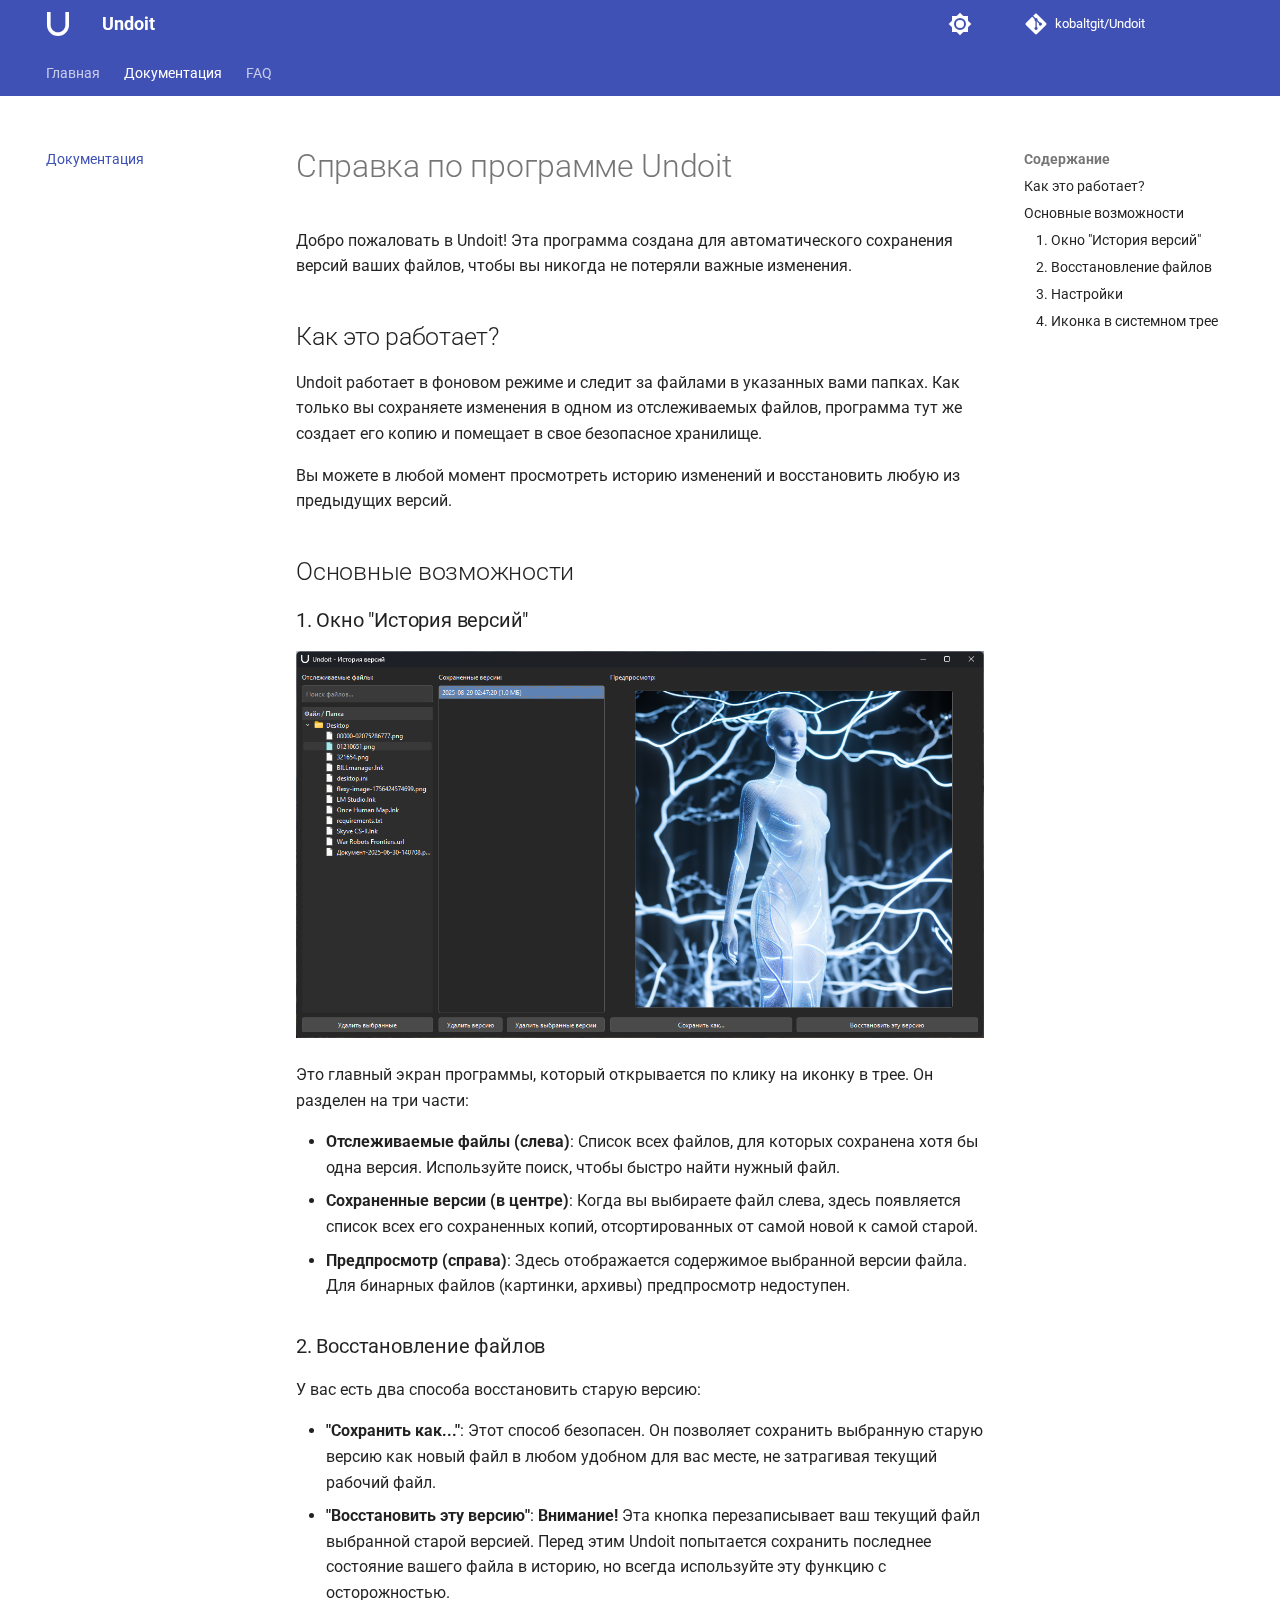
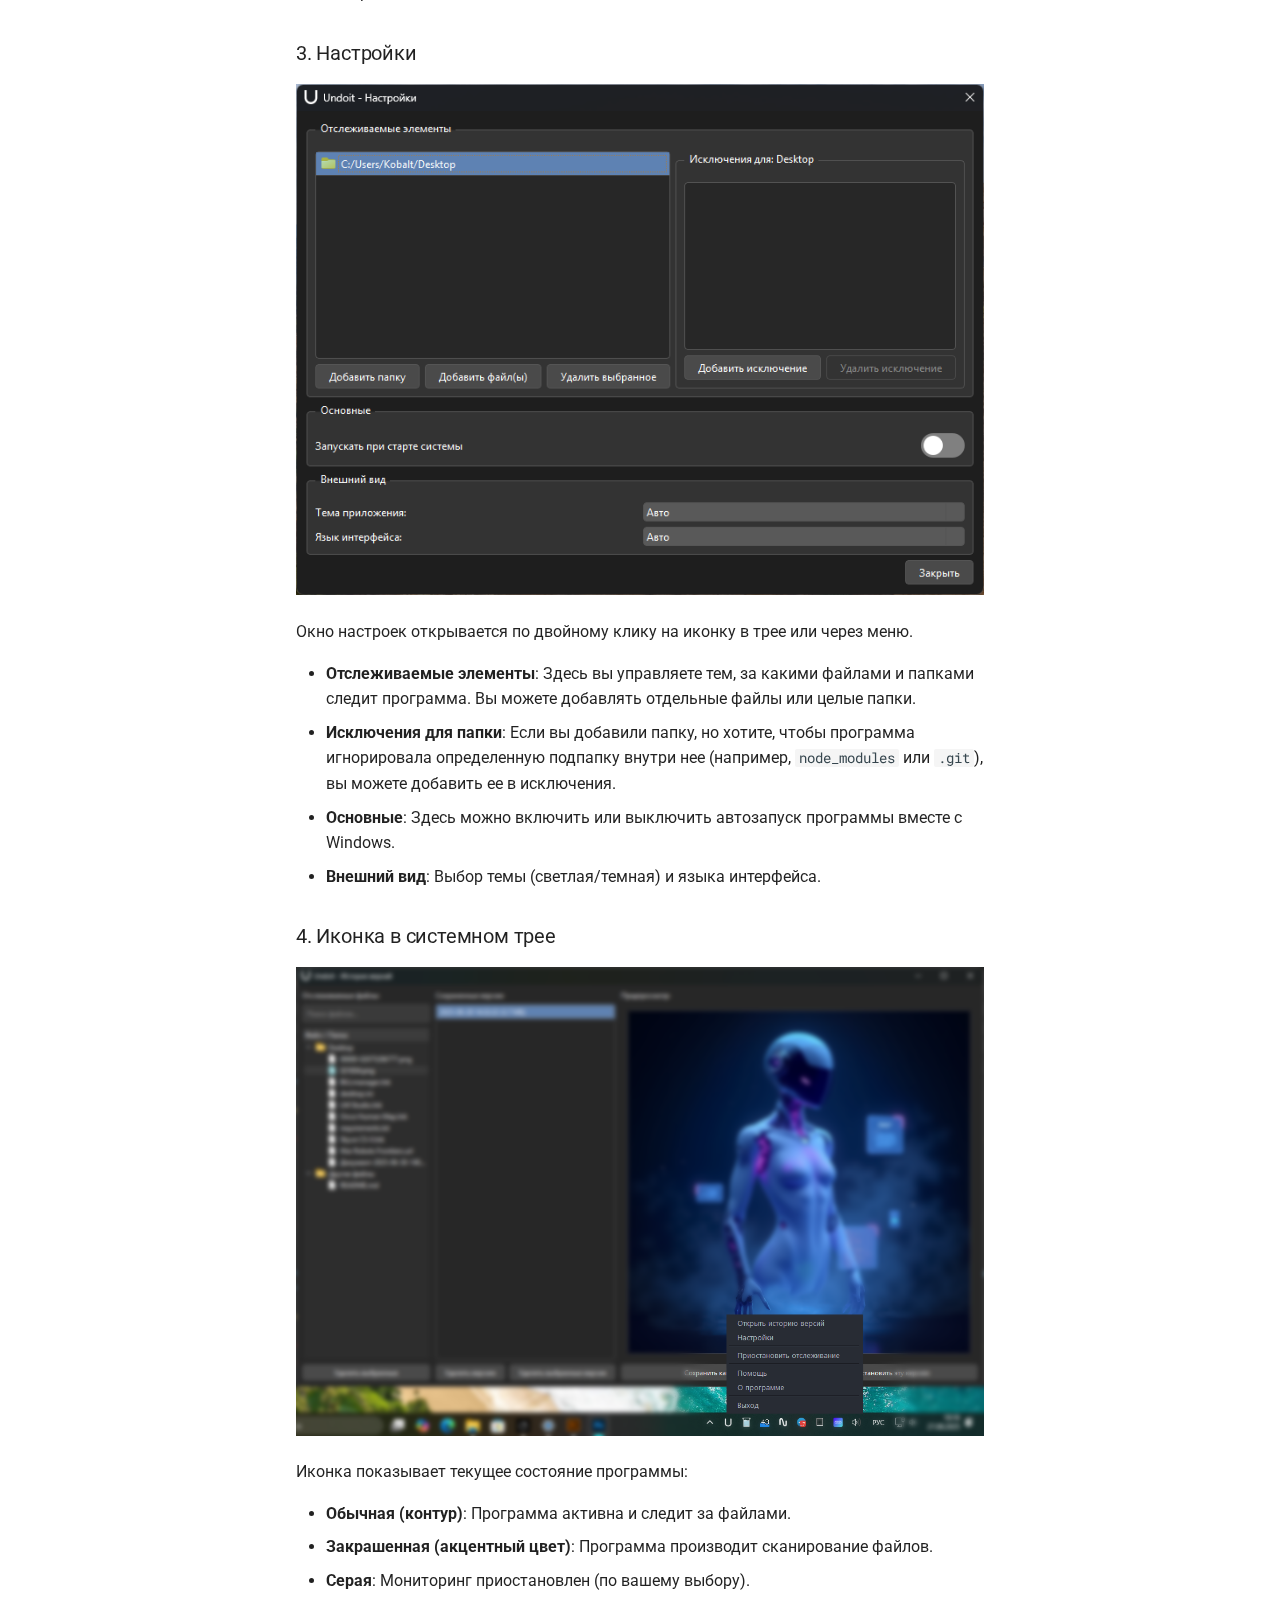
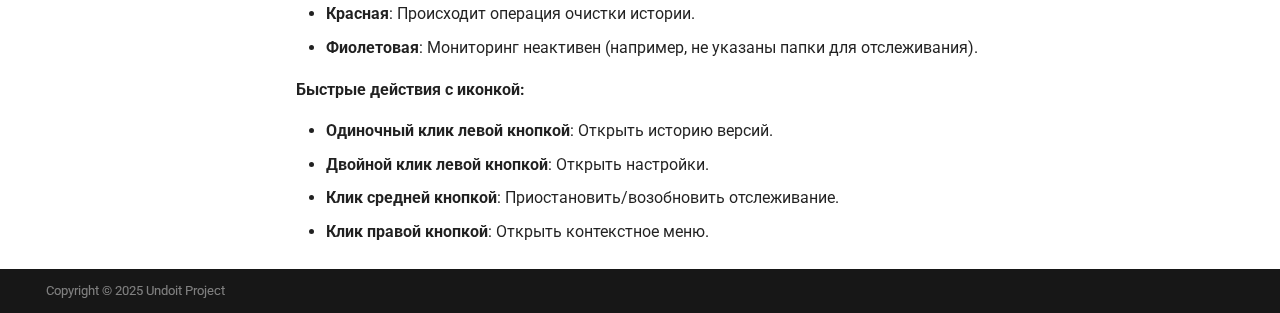
<file: documentation.html>
<!doctype html>
<html lang="ru" class="no-js">
  <head>
    
      <meta charset="utf-8">
      <meta name="viewport" content="width=device-width,initial-scale=1">
      
      
      
        <link rel="canonical" href="https://kobaltgit.github.io/Undoit/documentation.html">
      
      
        <link rel="prev" href="index.html">
      
      
        <link rel="next" href="faq.html">
      
      
      <link rel="icon" href="assets/img/favicon.ico">
      <meta name="generator" content="mkdocs-1.6.1, mkdocs-material-9.6.18">
    
    
      
        <title>Документация - Undoit</title>
      
    
    
      <link rel="stylesheet" href="assets/stylesheets/main.7e37652d.min.css">
      
        
        <link rel="stylesheet" href="assets/stylesheets/palette.06af60db.min.css">
      
      


    
    
      
    
    
      
        
        
        <link rel="preconnect" href="https://fonts.gstatic.com" crossorigin>
        <link rel="stylesheet" href="https://fonts.googleapis.com/css?family=Roboto:300,300i,400,400i,700,700i%7CRoboto+Mono:400,400i,700,700i&display=fallback">
        <style>:root{--md-text-font:"Roboto";--md-code-font:"Roboto Mono"}</style>
      
    
    
      <link rel="stylesheet" href="https://cdnjs.cloudflare.com/ajax/libs/font-awesome/6.5.1/css/all.min.css">
    
    <script>__md_scope=new URL(".",location),__md_hash=e=>[...e].reduce(((e,_)=>(e<<5)-e+_.charCodeAt(0)),0),__md_get=(e,_=localStorage,t=__md_scope)=>JSON.parse(_.getItem(t.pathname+"."+e)),__md_set=(e,_,t=localStorage,a=__md_scope)=>{try{t.setItem(a.pathname+"."+e,JSON.stringify(_))}catch(e){}}</script>
    
      

    
    
    
   <link href="assets/stylesheets/glightbox.min.css" rel="stylesheet"/><style>
    html.glightbox-open { overflow: initial; height: 100%; }
    .gslide-title { margin-top: 0px; user-select: text; }
    .gslide-desc { color: #666; user-select: text; }
    .gslide-image img { background: white; }
    .gscrollbar-fixer { padding-right: 15px; }
    .gdesc-inner { font-size: 0.75rem; }
    body[data-md-color-scheme="slate"] .gdesc-inner { background: var(--md-default-bg-color);}
    body[data-md-color-scheme="slate"] .gslide-title { color: var(--md-default-fg-color);}
    body[data-md-color-scheme="slate"] .gslide-desc { color: var(--md-default-fg-color);}</style> <script src="assets/javascripts/glightbox.min.js"></script></head>
  
  
    
    
      
    
    
    
    
    <body dir="ltr" data-md-color-scheme="default" data-md-color-primary="indigo" data-md-color-accent="indigo">
  
    
    <input class="md-toggle" data-md-toggle="drawer" type="checkbox" id="__drawer" autocomplete="off">
    <input class="md-toggle" data-md-toggle="search" type="checkbox" id="__search" autocomplete="off">
    <label class="md-overlay" for="__drawer"></label>
    <div data-md-component="skip">
      
        
        <a href="#undoit" class="md-skip">
          Перейти к содержанию
        </a>
      
    </div>
    <div data-md-component="announce">
      
    </div>
    
    
      

<header class="md-header" data-md-component="header">
  <nav class="md-header__inner md-grid" aria-label="Верхний колонтитул">
    <a href="index.html" title="Undoit" class="md-header__button md-logo" aria-label="Undoit" data-md-component="logo">
      
  <img src="assets/img/logo.svg" alt="logo">

    </a>
    <label class="md-header__button md-icon" for="__drawer">
      
      <svg xmlns="http://www.w3.org/2000/svg" viewBox="0 0 24 24"><path d="M3 6h18v2H3zm0 5h18v2H3zm0 5h18v2H3z"/></svg>
    </label>
    <div class="md-header__title" data-md-component="header-title">
      <div class="md-header__ellipsis">
        <div class="md-header__topic">
          <span class="md-ellipsis">
            Undoit
          </span>
        </div>
        <div class="md-header__topic" data-md-component="header-topic">
          <span class="md-ellipsis">
            
              Документация
            
          </span>
        </div>
      </div>
    </div>
    
      
        <form class="md-header__option" data-md-component="palette">
  
    
    
    
    <input class="md-option" data-md-color-media="" data-md-color-scheme="default" data-md-color-primary="indigo" data-md-color-accent="indigo"  aria-label="Переключить на темную тему"  type="radio" name="__palette" id="__palette_0">
    
      <label class="md-header__button md-icon" title="Переключить на темную тему" for="__palette_1" hidden>
        <svg xmlns="http://www.w3.org/2000/svg" viewBox="0 0 24 24"><path d="M12 8a4 4 0 0 0-4 4 4 4 0 0 0 4 4 4 4 0 0 0 4-4 4 4 0 0 0-4-4m0 10a6 6 0 0 1-6-6 6 6 0 0 1 6-6 6 6 0 0 1 6 6 6 6 0 0 1-6 6m8-9.31V4h-4.69L12 .69 8.69 4H4v4.69L.69 12 4 15.31V20h4.69L12 23.31 15.31 20H20v-4.69L23.31 12z"/></svg>
      </label>
    
  
    
    
    
    <input class="md-option" data-md-color-media="" data-md-color-scheme="slate" data-md-color-primary="indigo" data-md-color-accent="indigo"  aria-label="Переключить на светлую тему"  type="radio" name="__palette" id="__palette_1">
    
      <label class="md-header__button md-icon" title="Переключить на светлую тему" for="__palette_0" hidden>
        <svg xmlns="http://www.w3.org/2000/svg" viewBox="0 0 24 24"><path d="M12 18c-.89 0-1.74-.2-2.5-.55C11.56 16.5 13 14.42 13 12s-1.44-4.5-3.5-5.45C10.26 6.2 11.11 6 12 6a6 6 0 0 1 6 6 6 6 0 0 1-6 6m8-9.31V4h-4.69L12 .69 8.69 4H4v4.69L.69 12 4 15.31V20h4.69L12 23.31 15.31 20H20v-4.69L23.31 12z"/></svg>
      </label>
    
  
</form>
      
    
    
      <script>var palette=__md_get("__palette");if(palette&&palette.color){if("(prefers-color-scheme)"===palette.color.media){var media=matchMedia("(prefers-color-scheme: light)"),input=document.querySelector(media.matches?"[data-md-color-media='(prefers-color-scheme: light)']":"[data-md-color-media='(prefers-color-scheme: dark)']");palette.color.media=input.getAttribute("data-md-color-media"),palette.color.scheme=input.getAttribute("data-md-color-scheme"),palette.color.primary=input.getAttribute("data-md-color-primary"),palette.color.accent=input.getAttribute("data-md-color-accent")}for(var[key,value]of Object.entries(palette.color))document.body.setAttribute("data-md-color-"+key,value)}</script>
    
    
    
    
      <div class="md-header__source">
        <a href="https://github.com/kobaltgit/Undoit" title="Перейти к репозиторию" class="md-source" data-md-component="source">
  <div class="md-source__icon md-icon">
    
    <svg xmlns="http://www.w3.org/2000/svg" viewBox="0 0 448 512"><!--! Font Awesome Free 7.0.0 by @fontawesome - https://fontawesome.com License - https://fontawesome.com/license/free (Icons: CC BY 4.0, Fonts: SIL OFL 1.1, Code: MIT License) Copyright 2025 Fonticons, Inc.--><path fill="currentColor" d="M439.6 236.1 244 40.5c-5.4-5.5-12.8-8.5-20.4-8.5s-15 3-20.4 8.4L162.5 81l51.5 51.5c27.1-9.1 52.7 16.8 43.4 43.7l49.7 49.7c34.2-11.8 61.2 31 35.5 56.7-26.5 26.5-70.2-2.9-56-37.3L240.3 199v121.9c25.3 12.5 22.3 41.8 9.1 55-6.4 6.4-15.2 10.1-24.3 10.1s-17.8-3.6-24.3-10.1c-17.6-17.6-11.1-46.9 11.2-56v-123c-20.8-8.5-24.6-30.7-18.6-45L142.6 101 8.5 235.1C3 240.6 0 247.9 0 255.5s3 15 8.5 20.4l195.6 195.7c5.4 5.4 12.7 8.4 20.4 8.4s15-3 20.4-8.4l194.7-194.7c5.4-5.4 8.4-12.8 8.4-20.4s-3-15-8.4-20.4"/></svg>
  </div>
  <div class="md-source__repository">
    kobaltgit/Undoit
  </div>
</a>
      </div>
    
  </nav>
  
</header>
    
    <div class="md-container" data-md-component="container">
      
      
        
          
            
<nav class="md-tabs" aria-label="Вкладки" data-md-component="tabs">
  <div class="md-grid">
    <ul class="md-tabs__list">
      
        
  
  
  
  
    <li class="md-tabs__item">
      <a href="index.html" class="md-tabs__link">
        
  
  
    
  
  Главная

      </a>
    </li>
  

      
        
  
  
  
    
  
  
    <li class="md-tabs__item md-tabs__item--active">
      <a href="documentation.html" class="md-tabs__link">
        
  
  
    
  
  Документация

      </a>
    </li>
  

      
        
  
  
  
  
    <li class="md-tabs__item">
      <a href="faq.html" class="md-tabs__link">
        
  
  
    
  
  FAQ

      </a>
    </li>
  

      
    </ul>
  </div>
</nav>
          
        
      
      <main class="md-main" data-md-component="main">
        <div class="md-main__inner md-grid">
          
            
              
              <div class="md-sidebar md-sidebar--primary" data-md-component="sidebar" data-md-type="navigation" >
                <div class="md-sidebar__scrollwrap">
                  <div class="md-sidebar__inner">
                    


  


<nav class="md-nav md-nav--primary md-nav--lifted" aria-label="Навигация" data-md-level="0">
  <label class="md-nav__title" for="__drawer">
    <a href="index.html" title="Undoit" class="md-nav__button md-logo" aria-label="Undoit" data-md-component="logo">
      
  <img src="assets/img/logo.svg" alt="logo">

    </a>
    Undoit
  </label>
  
    <div class="md-nav__source">
      <a href="https://github.com/kobaltgit/Undoit" title="Перейти к репозиторию" class="md-source" data-md-component="source">
  <div class="md-source__icon md-icon">
    
    <svg xmlns="http://www.w3.org/2000/svg" viewBox="0 0 448 512"><!--! Font Awesome Free 7.0.0 by @fontawesome - https://fontawesome.com License - https://fontawesome.com/license/free (Icons: CC BY 4.0, Fonts: SIL OFL 1.1, Code: MIT License) Copyright 2025 Fonticons, Inc.--><path fill="currentColor" d="M439.6 236.1 244 40.5c-5.4-5.5-12.8-8.5-20.4-8.5s-15 3-20.4 8.4L162.5 81l51.5 51.5c27.1-9.1 52.7 16.8 43.4 43.7l49.7 49.7c34.2-11.8 61.2 31 35.5 56.7-26.5 26.5-70.2-2.9-56-37.3L240.3 199v121.9c25.3 12.5 22.3 41.8 9.1 55-6.4 6.4-15.2 10.1-24.3 10.1s-17.8-3.6-24.3-10.1c-17.6-17.6-11.1-46.9 11.2-56v-123c-20.8-8.5-24.6-30.7-18.6-45L142.6 101 8.5 235.1C3 240.6 0 247.9 0 255.5s3 15 8.5 20.4l195.6 195.7c5.4 5.4 12.7 8.4 20.4 8.4s15-3 20.4-8.4l194.7-194.7c5.4-5.4 8.4-12.8 8.4-20.4s-3-15-8.4-20.4"/></svg>
  </div>
  <div class="md-source__repository">
    kobaltgit/Undoit
  </div>
</a>
    </div>
  
  <ul class="md-nav__list" data-md-scrollfix>
    
      
      
  
  
  
  
    <li class="md-nav__item">
      <a href="index.html" class="md-nav__link">
        
  
  
  <span class="md-ellipsis">
    Главная
    
  </span>
  

      </a>
    </li>
  

    
      
      
  
  
    
  
  
  
    <li class="md-nav__item md-nav__item--active">
      
      <input class="md-nav__toggle md-toggle" type="checkbox" id="__toc">
      
      
        
      
      
        <label class="md-nav__link md-nav__link--active" for="__toc">
          
  
  
  <span class="md-ellipsis">
    Документация
    
  </span>
  

          <span class="md-nav__icon md-icon"></span>
        </label>
      
      <a href="documentation.html" class="md-nav__link md-nav__link--active">
        
  
  
  <span class="md-ellipsis">
    Документация
    
  </span>
  

      </a>
      
        

<nav class="md-nav md-nav--secondary" aria-label="Содержание">
  
  
  
    
  
  
    <label class="md-nav__title" for="__toc">
      <span class="md-nav__icon md-icon"></span>
      Содержание
    </label>
    <ul class="md-nav__list" data-md-component="toc" data-md-scrollfix>
      
        <li class="md-nav__item">
  <a href="#_1" class="md-nav__link">
    <span class="md-ellipsis">
      Как это работает?
    </span>
  </a>
  
</li>
      
        <li class="md-nav__item">
  <a href="#_2" class="md-nav__link">
    <span class="md-ellipsis">
      Основные возможности
    </span>
  </a>
  
    <nav class="md-nav" aria-label="Основные возможности">
      <ul class="md-nav__list">
        
          <li class="md-nav__item">
  <a href="#1" class="md-nav__link">
    <span class="md-ellipsis">
      1. Окно "История версий"
    </span>
  </a>
  
</li>
        
          <li class="md-nav__item">
  <a href="#2" class="md-nav__link">
    <span class="md-ellipsis">
      2. Восстановление файлов
    </span>
  </a>
  
</li>
        
          <li class="md-nav__item">
  <a href="#3" class="md-nav__link">
    <span class="md-ellipsis">
      3. Настройки
    </span>
  </a>
  
</li>
        
          <li class="md-nav__item">
  <a href="#4" class="md-nav__link">
    <span class="md-ellipsis">
      4. Иконка в системном трее
    </span>
  </a>
  
</li>
        
      </ul>
    </nav>
  
</li>
      
    </ul>
  
</nav>
      
    </li>
  

    
      
      
  
  
  
  
    <li class="md-nav__item">
      <a href="faq.html" class="md-nav__link">
        
  
  
  <span class="md-ellipsis">
    FAQ
    
  </span>
  

      </a>
    </li>
  

    
  </ul>
</nav>
                  </div>
                </div>
              </div>
            
            
              
              <div class="md-sidebar md-sidebar--secondary" data-md-component="sidebar" data-md-type="toc" >
                <div class="md-sidebar__scrollwrap">
                  <div class="md-sidebar__inner">
                    

<nav class="md-nav md-nav--secondary" aria-label="Содержание">
  
  
  
    
  
  
    <label class="md-nav__title" for="__toc">
      <span class="md-nav__icon md-icon"></span>
      Содержание
    </label>
    <ul class="md-nav__list" data-md-component="toc" data-md-scrollfix>
      
        <li class="md-nav__item">
  <a href="#_1" class="md-nav__link">
    <span class="md-ellipsis">
      Как это работает?
    </span>
  </a>
  
</li>
      
        <li class="md-nav__item">
  <a href="#_2" class="md-nav__link">
    <span class="md-ellipsis">
      Основные возможности
    </span>
  </a>
  
    <nav class="md-nav" aria-label="Основные возможности">
      <ul class="md-nav__list">
        
          <li class="md-nav__item">
  <a href="#1" class="md-nav__link">
    <span class="md-ellipsis">
      1. Окно "История версий"
    </span>
  </a>
  
</li>
        
          <li class="md-nav__item">
  <a href="#2" class="md-nav__link">
    <span class="md-ellipsis">
      2. Восстановление файлов
    </span>
  </a>
  
</li>
        
          <li class="md-nav__item">
  <a href="#3" class="md-nav__link">
    <span class="md-ellipsis">
      3. Настройки
    </span>
  </a>
  
</li>
        
          <li class="md-nav__item">
  <a href="#4" class="md-nav__link">
    <span class="md-ellipsis">
      4. Иконка в системном трее
    </span>
  </a>
  
</li>
        
      </ul>
    </nav>
  
</li>
      
    </ul>
  
</nav>
                  </div>
                </div>
              </div>
            
          
          
            <div class="md-content" data-md-component="content">
              <article class="md-content__inner md-typeset">
                
                  


  
  


<h1 id="undoit">Справка по программе Undoit</h1>
<p>Добро пожаловать в Undoit! Эта программа создана для автоматического сохранения версий ваших файлов, чтобы вы никогда не потеряли важные изменения.</p>
<h2 id="_1">Как это работает?</h2>
<p>Undoit работает в фоновом режиме и следит за файлами в указанных вами папках. Как только вы сохраняете изменения в одном из отслеживаемых файлов, программа тут же создает его копию и помещает в свое безопасное хранилище.</p>
<p>Вы можете в любой момент просмотреть историю изменений и восстановить любую из предыдущих версий.</p>
<h2 id="_2">Основные возможности</h2>
<h3 id="1">1. Окно "История версий"</h3>
<p><a class="glightbox" href="screenshot.png" data-type="image" data-width="auto" data-height="auto" data-desc-position="bottom"><img alt="Скриншот окна истории версий" src="screenshot.png" /></a></p>
<p>Это главный экран программы, который открывается по клику на иконку в трее. Он разделен на три части:</p>
<ul>
<li><strong>Отслеживаемые файлы (слева)</strong>: Список всех файлов, для которых сохранена хотя бы одна версия. Используйте поиск, чтобы быстро найти нужный файл.</li>
<li><strong>Сохраненные версии (в центре)</strong>: Когда вы выбираете файл слева, здесь появляется список всех его сохраненных копий, отсортированных от самой новой к самой старой.</li>
<li><strong>Предпросмотр (справа)</strong>: Здесь отображается содержимое выбранной версии файла. Для бинарных файлов (картинки, архивы) предпросмотр недоступен.</li>
</ul>
<h3 id="2">2. Восстановление файлов</h3>
<p>У вас есть два способа восстановить старую версию:</p>
<ul>
<li><strong>"Сохранить как..."</strong>: Этот способ безопасен. Он позволяет сохранить выбранную старую версию как новый файл в любом удобном для вас месте, не затрагивая текущий рабочий файл.</li>
<li><strong>"Восстановить эту версию"</strong>: <strong>Внимание!</strong> Эта кнопка перезаписывает ваш текущий файл выбранной старой версией. Перед этим Undoit попытается сохранить последнее состояние вашего файла в историю, но всегда используйте эту функцию с осторожностью.</li>
</ul>
<h3 id="3">3. Настройки</h3>
<p><a class="glightbox" href="screenshot_01.png" data-type="image" data-width="auto" data-height="auto" data-desc-position="bottom"><img alt="Скриншот окна истории версий" src="screenshot_01.png" /></a></p>
<p>Окно настроек открывается по двойному клику на иконку в трее или через меню.</p>
<ul>
<li><strong>Отслеживаемые элементы</strong>: Здесь вы управляете тем, за какими файлами и папками следит программа. Вы можете добавлять отдельные файлы или целые папки.</li>
<li><strong>Исключения для папки</strong>: Если вы добавили папку, но хотите, чтобы программа игнорировала определенную подпапку внутри нее (например, <code>node_modules</code> или <code>.git</code>), вы можете добавить ее в исключения.</li>
<li><strong>Основные</strong>: Здесь можно включить или выключить автозапуск программы вместе с Windows.</li>
<li><strong>Внешний вид</strong>: Выбор темы (светлая/темная) и языка интерфейса.</li>
</ul>
<h3 id="4">4. Иконка в системном трее</h3>
<p><a class="glightbox" href="screenshot_02.png" data-type="image" data-width="auto" data-height="auto" data-desc-position="bottom"><img alt="Скриншот окна истории версий" src="screenshot_02.png" /></a></p>
<p>Иконка показывает текущее состояние программы:</p>
<ul>
<li><strong>Обычная (контур)</strong>: Программа активна и следит за файлами.</li>
<li><strong>Закрашенная (акцентный цвет)</strong>: Программа производит сканирование файлов.</li>
<li><strong>Серая</strong>: Мониторинг приостановлен (по вашему выбору).</li>
<li><strong>Красная</strong>: Происходит операция очистки истории.</li>
<li><strong>Фиолетовая</strong>: Мониторинг неактивен (например, не указаны папки для отслеживания).</li>
</ul>
<p><strong>Быстрые действия с иконкой:</strong></p>
<ul>
<li><strong>Одиночный клик левой кнопкой</strong>: Открыть историю версий.</li>
<li><strong>Двойной клик левой кнопкой</strong>: Открыть настройки.</li>
<li><strong>Клик средней кнопкой</strong>: Приостановить/возобновить отслеживание.</li>
<li><strong>Клик правой кнопкой</strong>: Открыть контекстное меню.</li>
</ul>












                
              </article>
            </div>
          
          
<script>var target=document.getElementById(location.hash.slice(1));target&&target.name&&(target.checked=target.name.startsWith("__tabbed_"))</script>
        </div>
        
          <button type="button" class="md-top md-icon" data-md-component="top" hidden>
  
  <svg xmlns="http://www.w3.org/2000/svg" viewBox="0 0 24 24"><path d="M13 20h-2V8l-5.5 5.5-1.42-1.42L12 4.16l7.92 7.92-1.42 1.42L13 8z"/></svg>
  К началу
</button>
        
      </main>
      
        <footer class="md-footer">
  
  <div class="md-footer-meta md-typeset">
    <div class="md-footer-meta__inner md-grid">
      <div class="md-copyright">
  <div class="md-copyright__inner md-grid">
    <div class="md-copyright__text">
      Copyright &copy; 2025 Undoit Project
    </div>
  </div>
</div>
      
    </div>
  </div>
</footer>
      
    </div>
    <div class="md-dialog" data-md-component="dialog">
      <div class="md-dialog__inner md-typeset"></div>
    </div>
    
    
    
      
      <script id="__config" type="application/json">{"base": ".", "features": ["navigation.tabs", "navigation.top", "search.suggest", "search.highlight"], "search": "assets/javascripts/workers/search.973d3a69.min.js", "tags": null, "translations": {"clipboard.copied": "\u0421\u043a\u043e\u043f\u0438\u0440\u043e\u0432\u0430\u043d\u043e \u0432 \u0431\u0443\u0444\u0435\u0440", "clipboard.copy": "\u041a\u043e\u043f\u0438\u0440\u043e\u0432\u0430\u0442\u044c \u0432 \u0431\u0443\u0444\u0435\u0440", "search.result.more.one": "\u0415\u0449\u0451 1 \u043d\u0430 \u044d\u0442\u043e\u0439 \u0441\u0442\u0440\u0430\u043d\u0438\u0446\u0435", "search.result.more.other": "\u0415\u0449\u0451 # \u043d\u0430 \u044d\u0442\u043e\u0439 \u0441\u0442\u0440\u0430\u043d\u0438\u0446\u0435", "search.result.none": "\u0421\u043e\u0432\u043f\u0430\u0434\u0435\u043d\u0438\u0439 \u043d\u0435 \u043d\u0430\u0439\u0434\u0435\u043d\u043e", "search.result.one": "\u041d\u0430\u0439\u0434\u0435\u043d\u043e 1 \u0441\u043e\u0432\u043f\u0430\u0434\u0435\u043d\u0438\u0435", "search.result.other": "\u041d\u0430\u0439\u0434\u0435\u043d\u043e \u0441\u043e\u0432\u043f\u0430\u0434\u0435\u043d\u0438\u0439: #", "search.result.placeholder": "\u041d\u0430\u0447\u043d\u0438\u0442\u0435 \u043f\u0435\u0447\u0430\u0442\u0430\u0442\u044c \u0434\u043b\u044f \u043f\u043e\u0438\u0441\u043a\u0430", "search.result.term.missing": "\u041e\u0442\u0441\u0443\u0442\u0441\u0442\u0432\u0443\u0435\u0442", "select.version": "\u0412\u044b\u0431\u0435\u0440\u0438\u0442\u0435 \u0432\u0435\u0440\u0441\u0438\u044e"}, "version": null}</script>
    
    
      <script src="assets/javascripts/bundle.92b07e13.min.js"></script>
      
    
  <script id="init-glightbox">const lightbox = GLightbox({"touchNavigation": true, "loop": false, "zoomable": true, "draggable": true, "openEffect": "zoom", "closeEffect": "zoom", "slideEffect": "slide"});
document$.subscribe(() => { lightbox.reload() });
</script></body>
</html>
</file>
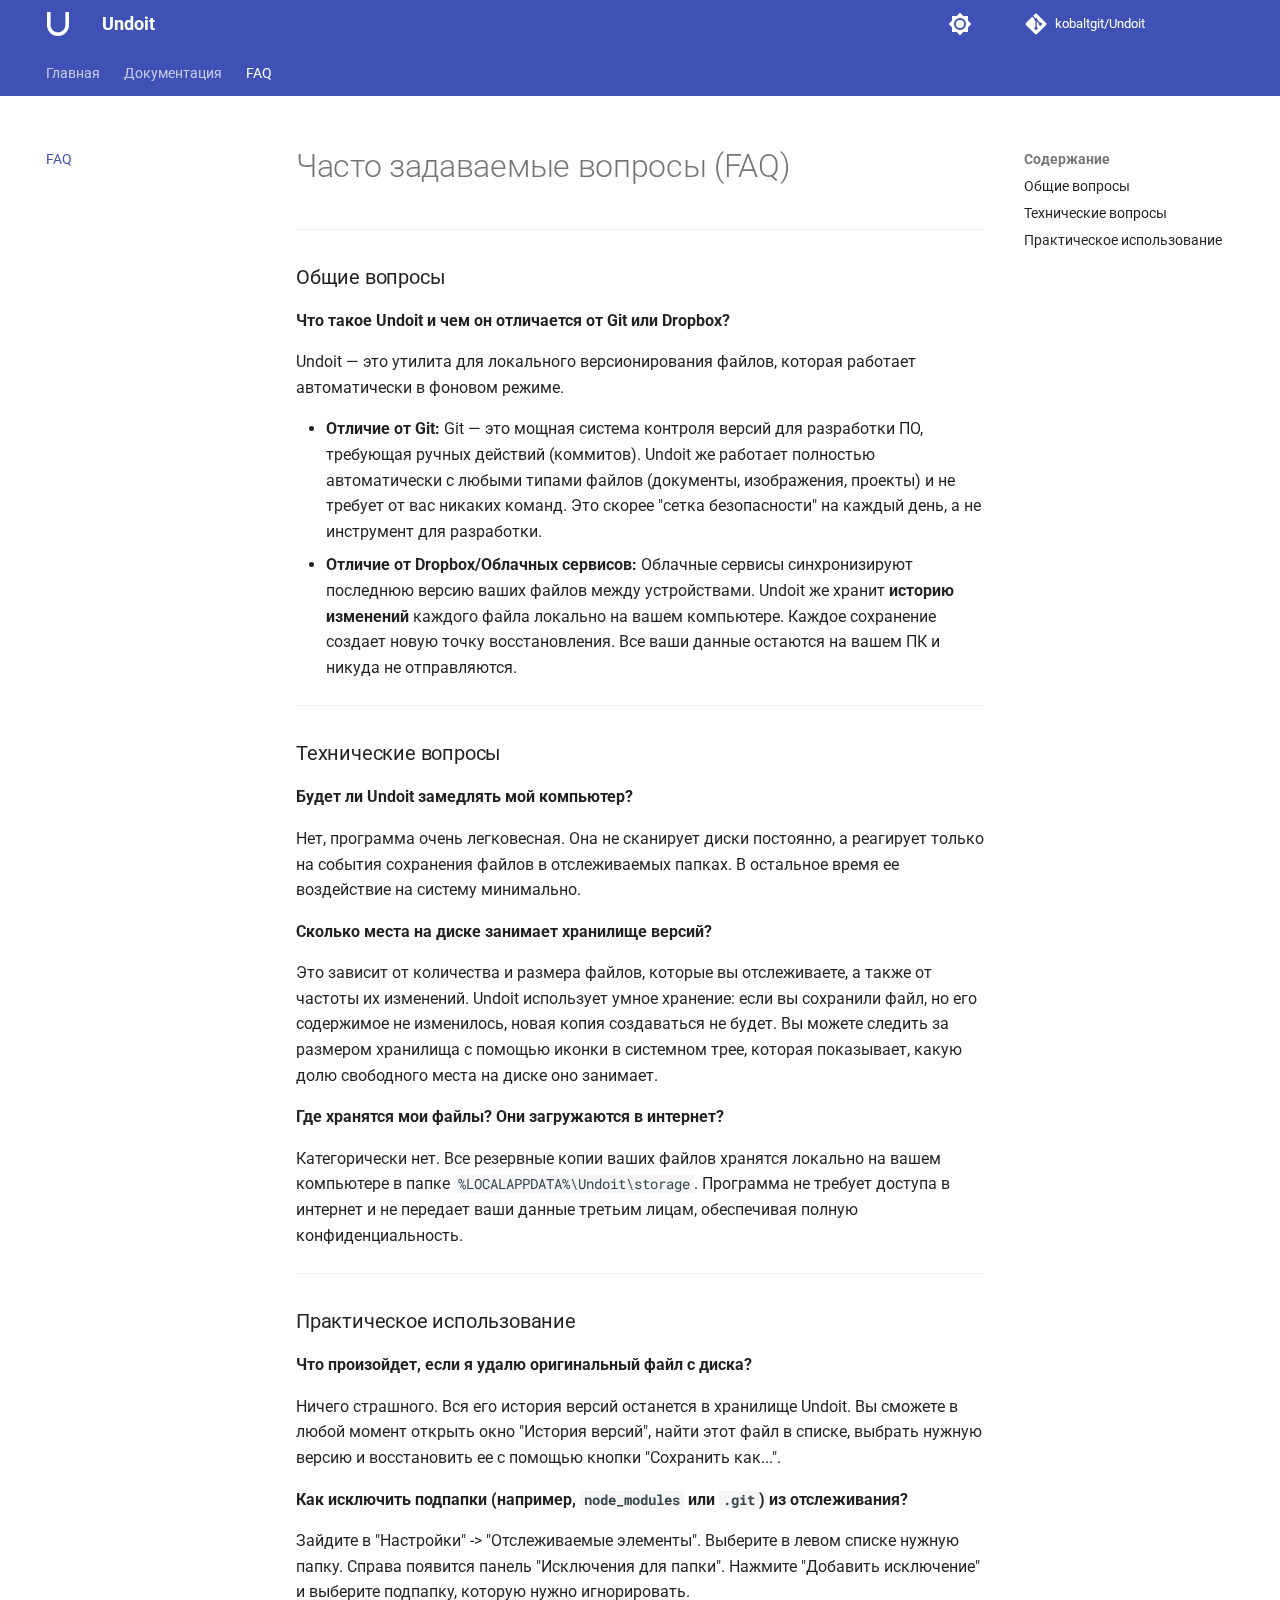
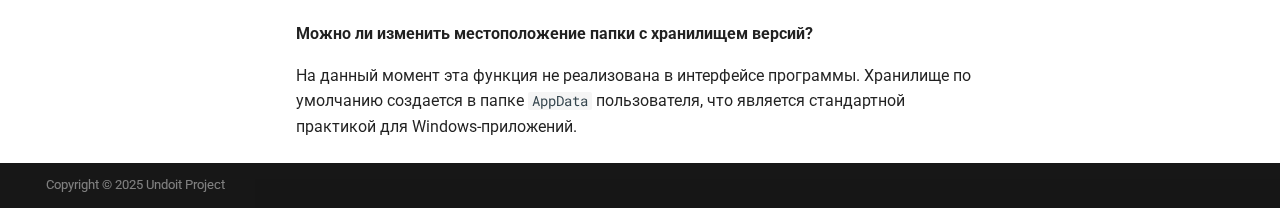
<file: faq.html>
<!doctype html>
<html lang="ru" class="no-js">
  <head>
    
      <meta charset="utf-8">
      <meta name="viewport" content="width=device-width,initial-scale=1">
      
      
      
        <link rel="canonical" href="https://kobaltgit.github.io/Undoit/faq.html">
      
      
        <link rel="prev" href="documentation.html">
      
      
      
      <link rel="icon" href="assets/img/favicon.ico">
      <meta name="generator" content="mkdocs-1.6.1, mkdocs-material-9.6.18">
    
    
      
        <title>FAQ - Undoit</title>
      
    
    
      <link rel="stylesheet" href="assets/stylesheets/main.7e37652d.min.css">
      
        
        <link rel="stylesheet" href="assets/stylesheets/palette.06af60db.min.css">
      
      


    
    
      
    
    
      
        
        
        <link rel="preconnect" href="https://fonts.gstatic.com" crossorigin>
        <link rel="stylesheet" href="https://fonts.googleapis.com/css?family=Roboto:300,300i,400,400i,700,700i%7CRoboto+Mono:400,400i,700,700i&display=fallback">
        <style>:root{--md-text-font:"Roboto";--md-code-font:"Roboto Mono"}</style>
      
    
    
      <link rel="stylesheet" href="https://cdnjs.cloudflare.com/ajax/libs/font-awesome/6.5.1/css/all.min.css">
    
    <script>__md_scope=new URL(".",location),__md_hash=e=>[...e].reduce(((e,_)=>(e<<5)-e+_.charCodeAt(0)),0),__md_get=(e,_=localStorage,t=__md_scope)=>JSON.parse(_.getItem(t.pathname+"."+e)),__md_set=(e,_,t=localStorage,a=__md_scope)=>{try{t.setItem(a.pathname+"."+e,JSON.stringify(_))}catch(e){}}</script>
    
      

    
    
    
   <link href="assets/stylesheets/glightbox.min.css" rel="stylesheet"/><style>
    html.glightbox-open { overflow: initial; height: 100%; }
    .gslide-title { margin-top: 0px; user-select: text; }
    .gslide-desc { color: #666; user-select: text; }
    .gslide-image img { background: white; }
    .gscrollbar-fixer { padding-right: 15px; }
    .gdesc-inner { font-size: 0.75rem; }
    body[data-md-color-scheme="slate"] .gdesc-inner { background: var(--md-default-bg-color);}
    body[data-md-color-scheme="slate"] .gslide-title { color: var(--md-default-fg-color);}
    body[data-md-color-scheme="slate"] .gslide-desc { color: var(--md-default-fg-color);}</style> <script src="assets/javascripts/glightbox.min.js"></script></head>
  
  
    
    
      
    
    
    
    
    <body dir="ltr" data-md-color-scheme="default" data-md-color-primary="indigo" data-md-color-accent="indigo">
  
    
    <input class="md-toggle" data-md-toggle="drawer" type="checkbox" id="__drawer" autocomplete="off">
    <input class="md-toggle" data-md-toggle="search" type="checkbox" id="__search" autocomplete="off">
    <label class="md-overlay" for="__drawer"></label>
    <div data-md-component="skip">
      
        
        <a href="#faq" class="md-skip">
          Перейти к содержанию
        </a>
      
    </div>
    <div data-md-component="announce">
      
    </div>
    
    
      

<header class="md-header" data-md-component="header">
  <nav class="md-header__inner md-grid" aria-label="Верхний колонтитул">
    <a href="index.html" title="Undoit" class="md-header__button md-logo" aria-label="Undoit" data-md-component="logo">
      
  <img src="assets/img/logo.svg" alt="logo">

    </a>
    <label class="md-header__button md-icon" for="__drawer">
      
      <svg xmlns="http://www.w3.org/2000/svg" viewBox="0 0 24 24"><path d="M3 6h18v2H3zm0 5h18v2H3zm0 5h18v2H3z"/></svg>
    </label>
    <div class="md-header__title" data-md-component="header-title">
      <div class="md-header__ellipsis">
        <div class="md-header__topic">
          <span class="md-ellipsis">
            Undoit
          </span>
        </div>
        <div class="md-header__topic" data-md-component="header-topic">
          <span class="md-ellipsis">
            
              FAQ
            
          </span>
        </div>
      </div>
    </div>
    
      
        <form class="md-header__option" data-md-component="palette">
  
    
    
    
    <input class="md-option" data-md-color-media="" data-md-color-scheme="default" data-md-color-primary="indigo" data-md-color-accent="indigo"  aria-label="Переключить на темную тему"  type="radio" name="__palette" id="__palette_0">
    
      <label class="md-header__button md-icon" title="Переключить на темную тему" for="__palette_1" hidden>
        <svg xmlns="http://www.w3.org/2000/svg" viewBox="0 0 24 24"><path d="M12 8a4 4 0 0 0-4 4 4 4 0 0 0 4 4 4 4 0 0 0 4-4 4 4 0 0 0-4-4m0 10a6 6 0 0 1-6-6 6 6 0 0 1 6-6 6 6 0 0 1 6 6 6 6 0 0 1-6 6m8-9.31V4h-4.69L12 .69 8.69 4H4v4.69L.69 12 4 15.31V20h4.69L12 23.31 15.31 20H20v-4.69L23.31 12z"/></svg>
      </label>
    
  
    
    
    
    <input class="md-option" data-md-color-media="" data-md-color-scheme="slate" data-md-color-primary="indigo" data-md-color-accent="indigo"  aria-label="Переключить на светлую тему"  type="radio" name="__palette" id="__palette_1">
    
      <label class="md-header__button md-icon" title="Переключить на светлую тему" for="__palette_0" hidden>
        <svg xmlns="http://www.w3.org/2000/svg" viewBox="0 0 24 24"><path d="M12 18c-.89 0-1.74-.2-2.5-.55C11.56 16.5 13 14.42 13 12s-1.44-4.5-3.5-5.45C10.26 6.2 11.11 6 12 6a6 6 0 0 1 6 6 6 6 0 0 1-6 6m8-9.31V4h-4.69L12 .69 8.69 4H4v4.69L.69 12 4 15.31V20h4.69L12 23.31 15.31 20H20v-4.69L23.31 12z"/></svg>
      </label>
    
  
</form>
      
    
    
      <script>var palette=__md_get("__palette");if(palette&&palette.color){if("(prefers-color-scheme)"===palette.color.media){var media=matchMedia("(prefers-color-scheme: light)"),input=document.querySelector(media.matches?"[data-md-color-media='(prefers-color-scheme: light)']":"[data-md-color-media='(prefers-color-scheme: dark)']");palette.color.media=input.getAttribute("data-md-color-media"),palette.color.scheme=input.getAttribute("data-md-color-scheme"),palette.color.primary=input.getAttribute("data-md-color-primary"),palette.color.accent=input.getAttribute("data-md-color-accent")}for(var[key,value]of Object.entries(palette.color))document.body.setAttribute("data-md-color-"+key,value)}</script>
    
    
    
    
      <div class="md-header__source">
        <a href="https://github.com/kobaltgit/Undoit" title="Перейти к репозиторию" class="md-source" data-md-component="source">
  <div class="md-source__icon md-icon">
    
    <svg xmlns="http://www.w3.org/2000/svg" viewBox="0 0 448 512"><!--! Font Awesome Free 7.0.0 by @fontawesome - https://fontawesome.com License - https://fontawesome.com/license/free (Icons: CC BY 4.0, Fonts: SIL OFL 1.1, Code: MIT License) Copyright 2025 Fonticons, Inc.--><path fill="currentColor" d="M439.6 236.1 244 40.5c-5.4-5.5-12.8-8.5-20.4-8.5s-15 3-20.4 8.4L162.5 81l51.5 51.5c27.1-9.1 52.7 16.8 43.4 43.7l49.7 49.7c34.2-11.8 61.2 31 35.5 56.7-26.5 26.5-70.2-2.9-56-37.3L240.3 199v121.9c25.3 12.5 22.3 41.8 9.1 55-6.4 6.4-15.2 10.1-24.3 10.1s-17.8-3.6-24.3-10.1c-17.6-17.6-11.1-46.9 11.2-56v-123c-20.8-8.5-24.6-30.7-18.6-45L142.6 101 8.5 235.1C3 240.6 0 247.9 0 255.5s3 15 8.5 20.4l195.6 195.7c5.4 5.4 12.7 8.4 20.4 8.4s15-3 20.4-8.4l194.7-194.7c5.4-5.4 8.4-12.8 8.4-20.4s-3-15-8.4-20.4"/></svg>
  </div>
  <div class="md-source__repository">
    kobaltgit/Undoit
  </div>
</a>
      </div>
    
  </nav>
  
</header>
    
    <div class="md-container" data-md-component="container">
      
      
        
          
            
<nav class="md-tabs" aria-label="Вкладки" data-md-component="tabs">
  <div class="md-grid">
    <ul class="md-tabs__list">
      
        
  
  
  
  
    <li class="md-tabs__item">
      <a href="index.html" class="md-tabs__link">
        
  
  
    
  
  Главная

      </a>
    </li>
  

      
        
  
  
  
  
    <li class="md-tabs__item">
      <a href="documentation.html" class="md-tabs__link">
        
  
  
    
  
  Документация

      </a>
    </li>
  

      
        
  
  
  
    
  
  
    <li class="md-tabs__item md-tabs__item--active">
      <a href="faq.html" class="md-tabs__link">
        
  
  
    
  
  FAQ

      </a>
    </li>
  

      
    </ul>
  </div>
</nav>
          
        
      
      <main class="md-main" data-md-component="main">
        <div class="md-main__inner md-grid">
          
            
              
              <div class="md-sidebar md-sidebar--primary" data-md-component="sidebar" data-md-type="navigation" >
                <div class="md-sidebar__scrollwrap">
                  <div class="md-sidebar__inner">
                    


  


<nav class="md-nav md-nav--primary md-nav--lifted" aria-label="Навигация" data-md-level="0">
  <label class="md-nav__title" for="__drawer">
    <a href="index.html" title="Undoit" class="md-nav__button md-logo" aria-label="Undoit" data-md-component="logo">
      
  <img src="assets/img/logo.svg" alt="logo">

    </a>
    Undoit
  </label>
  
    <div class="md-nav__source">
      <a href="https://github.com/kobaltgit/Undoit" title="Перейти к репозиторию" class="md-source" data-md-component="source">
  <div class="md-source__icon md-icon">
    
    <svg xmlns="http://www.w3.org/2000/svg" viewBox="0 0 448 512"><!--! Font Awesome Free 7.0.0 by @fontawesome - https://fontawesome.com License - https://fontawesome.com/license/free (Icons: CC BY 4.0, Fonts: SIL OFL 1.1, Code: MIT License) Copyright 2025 Fonticons, Inc.--><path fill="currentColor" d="M439.6 236.1 244 40.5c-5.4-5.5-12.8-8.5-20.4-8.5s-15 3-20.4 8.4L162.5 81l51.5 51.5c27.1-9.1 52.7 16.8 43.4 43.7l49.7 49.7c34.2-11.8 61.2 31 35.5 56.7-26.5 26.5-70.2-2.9-56-37.3L240.3 199v121.9c25.3 12.5 22.3 41.8 9.1 55-6.4 6.4-15.2 10.1-24.3 10.1s-17.8-3.6-24.3-10.1c-17.6-17.6-11.1-46.9 11.2-56v-123c-20.8-8.5-24.6-30.7-18.6-45L142.6 101 8.5 235.1C3 240.6 0 247.9 0 255.5s3 15 8.5 20.4l195.6 195.7c5.4 5.4 12.7 8.4 20.4 8.4s15-3 20.4-8.4l194.7-194.7c5.4-5.4 8.4-12.8 8.4-20.4s-3-15-8.4-20.4"/></svg>
  </div>
  <div class="md-source__repository">
    kobaltgit/Undoit
  </div>
</a>
    </div>
  
  <ul class="md-nav__list" data-md-scrollfix>
    
      
      
  
  
  
  
    <li class="md-nav__item">
      <a href="index.html" class="md-nav__link">
        
  
  
  <span class="md-ellipsis">
    Главная
    
  </span>
  

      </a>
    </li>
  

    
      
      
  
  
  
  
    <li class="md-nav__item">
      <a href="documentation.html" class="md-nav__link">
        
  
  
  <span class="md-ellipsis">
    Документация
    
  </span>
  

      </a>
    </li>
  

    
      
      
  
  
    
  
  
  
    <li class="md-nav__item md-nav__item--active">
      
      <input class="md-nav__toggle md-toggle" type="checkbox" id="__toc">
      
      
        
      
      
        <label class="md-nav__link md-nav__link--active" for="__toc">
          
  
  
  <span class="md-ellipsis">
    FAQ
    
  </span>
  

          <span class="md-nav__icon md-icon"></span>
        </label>
      
      <a href="faq.html" class="md-nav__link md-nav__link--active">
        
  
  
  <span class="md-ellipsis">
    FAQ
    
  </span>
  

      </a>
      
        

<nav class="md-nav md-nav--secondary" aria-label="Содержание">
  
  
  
    
  
  
    <label class="md-nav__title" for="__toc">
      <span class="md-nav__icon md-icon"></span>
      Содержание
    </label>
    <ul class="md-nav__list" data-md-component="toc" data-md-scrollfix>
      
        <li class="md-nav__item">
  <a href="#_1" class="md-nav__link">
    <span class="md-ellipsis">
      Общие вопросы
    </span>
  </a>
  
</li>
      
        <li class="md-nav__item">
  <a href="#_2" class="md-nav__link">
    <span class="md-ellipsis">
      Технические вопросы
    </span>
  </a>
  
</li>
      
        <li class="md-nav__item">
  <a href="#_3" class="md-nav__link">
    <span class="md-ellipsis">
      Практическое использование
    </span>
  </a>
  
</li>
      
    </ul>
  
</nav>
      
    </li>
  

    
  </ul>
</nav>
                  </div>
                </div>
              </div>
            
            
              
              <div class="md-sidebar md-sidebar--secondary" data-md-component="sidebar" data-md-type="toc" >
                <div class="md-sidebar__scrollwrap">
                  <div class="md-sidebar__inner">
                    

<nav class="md-nav md-nav--secondary" aria-label="Содержание">
  
  
  
    
  
  
    <label class="md-nav__title" for="__toc">
      <span class="md-nav__icon md-icon"></span>
      Содержание
    </label>
    <ul class="md-nav__list" data-md-component="toc" data-md-scrollfix>
      
        <li class="md-nav__item">
  <a href="#_1" class="md-nav__link">
    <span class="md-ellipsis">
      Общие вопросы
    </span>
  </a>
  
</li>
      
        <li class="md-nav__item">
  <a href="#_2" class="md-nav__link">
    <span class="md-ellipsis">
      Технические вопросы
    </span>
  </a>
  
</li>
      
        <li class="md-nav__item">
  <a href="#_3" class="md-nav__link">
    <span class="md-ellipsis">
      Практическое использование
    </span>
  </a>
  
</li>
      
    </ul>
  
</nav>
                  </div>
                </div>
              </div>
            
          
          
            <div class="md-content" data-md-component="content">
              <article class="md-content__inner md-typeset">
                
                  


  
  


<h1 id="faq">Часто задаваемые вопросы (FAQ)</h1>
<hr />
<h3 id="_1">Общие вопросы</h3>
<p><strong>Что такое Undoit и чем он отличается от Git или Dropbox?</strong></p>
<p>Undoit — это утилита для локального версионирования файлов, которая работает автоматически в фоновом режиме.</p>
<ul>
<li><strong>Отличие от Git:</strong> Git — это мощная система контроля версий для разработки ПО, требующая ручных действий (коммитов). Undoit же работает полностью автоматически с любыми типами файлов (документы, изображения, проекты) и не требует от вас никаких команд. Это скорее "сетка безопасности" на каждый день, а не инструмент для разработки.</li>
<li><strong>Отличие от Dropbox/Облачных сервисов:</strong> Облачные сервисы синхронизируют последнюю версию ваших файлов между устройствами. Undoit же хранит <strong>историю изменений</strong> каждого файла локально на вашем компьютере. Каждое сохранение создает новую точку восстановления. Все ваши данные остаются на вашем ПК и никуда не отправляются.</li>
</ul>
<hr />
<h3 id="_2">Технические вопросы</h3>
<p><strong>Будет ли Undoit замедлять мой компьютер?</strong></p>
<p>Нет, программа очень легковесная. Она не сканирует диски постоянно, а реагирует только на события сохранения файлов в отслеживаемых папках. В остальное время ее воздействие на систему минимально.</p>
<p><strong>Сколько места на диске занимает хранилище версий?</strong></p>
<p>Это зависит от количества и размера файлов, которые вы отслеживаете, а также от частоты их изменений. Undoit использует умное хранение: если вы сохранили файл, но его содержимое не изменилось, новая копия создаваться не будет. Вы можете следить за размером хранилища с помощью иконки в системном трее, которая показывает, какую долю свободного места на диске оно занимает.</p>
<p><strong>Где хранятся мои файлы? Они загружаются в интернет?</strong></p>
<p>Категорически нет. Все резервные копии ваших файлов хранятся локально на вашем компьютере в папке <code>%LOCALAPPDATA%\Undoit\storage</code>. Программа не требует доступа в интернет и не передает ваши данные третьим лицам, обеспечивая полную конфиденциальность.</p>
<hr />
<h3 id="_3">Практическое использование</h3>
<p><strong>Что произойдет, если я удалю оригинальный файл с диска?</strong></p>
<p>Ничего страшного. Вся его история версий останется в хранилище Undoit. Вы сможете в любой момент открыть окно "История версий", найти этот файл в списке, выбрать нужную версию и восстановить ее с помощью кнопки "Сохранить как...".</p>
<p><strong>Как исключить подпапки (например, <code>node_modules</code> или <code>.git</code>) из отслеживания?</strong></p>
<p>Зайдите в "Настройки" -&gt; "Отслеживаемые элементы". Выберите в левом списке нужную папку. Справа появится панель "Исключения для папки". Нажмите "Добавить исключение" и выберите подпапку, которую нужно игнорировать.</p>
<p><strong>Можно ли изменить местоположение папки с хранилищем версий?</strong></p>
<p>На данный момент эта функция не реализована в интерфейсе программы. Хранилище по умолчанию создается в папке <code>AppData</code> пользователя, что является стандартной практикой для Windows-приложений.</p>












                
              </article>
            </div>
          
          
<script>var target=document.getElementById(location.hash.slice(1));target&&target.name&&(target.checked=target.name.startsWith("__tabbed_"))</script>
        </div>
        
          <button type="button" class="md-top md-icon" data-md-component="top" hidden>
  
  <svg xmlns="http://www.w3.org/2000/svg" viewBox="0 0 24 24"><path d="M13 20h-2V8l-5.5 5.5-1.42-1.42L12 4.16l7.92 7.92-1.42 1.42L13 8z"/></svg>
  К началу
</button>
        
      </main>
      
        <footer class="md-footer">
  
  <div class="md-footer-meta md-typeset">
    <div class="md-footer-meta__inner md-grid">
      <div class="md-copyright">
  <div class="md-copyright__inner md-grid">
    <div class="md-copyright__text">
      Copyright &copy; 2025 Undoit Project
    </div>
  </div>
</div>
      
    </div>
  </div>
</footer>
      
    </div>
    <div class="md-dialog" data-md-component="dialog">
      <div class="md-dialog__inner md-typeset"></div>
    </div>
    
    
    
      
      <script id="__config" type="application/json">{"base": ".", "features": ["navigation.tabs", "navigation.top", "search.suggest", "search.highlight"], "search": "assets/javascripts/workers/search.973d3a69.min.js", "tags": null, "translations": {"clipboard.copied": "\u0421\u043a\u043e\u043f\u0438\u0440\u043e\u0432\u0430\u043d\u043e \u0432 \u0431\u0443\u0444\u0435\u0440", "clipboard.copy": "\u041a\u043e\u043f\u0438\u0440\u043e\u0432\u0430\u0442\u044c \u0432 \u0431\u0443\u0444\u0435\u0440", "search.result.more.one": "\u0415\u0449\u0451 1 \u043d\u0430 \u044d\u0442\u043e\u0439 \u0441\u0442\u0440\u0430\u043d\u0438\u0446\u0435", "search.result.more.other": "\u0415\u0449\u0451 # \u043d\u0430 \u044d\u0442\u043e\u0439 \u0441\u0442\u0440\u0430\u043d\u0438\u0446\u0435", "search.result.none": "\u0421\u043e\u0432\u043f\u0430\u0434\u0435\u043d\u0438\u0439 \u043d\u0435 \u043d\u0430\u0439\u0434\u0435\u043d\u043e", "search.result.one": "\u041d\u0430\u0439\u0434\u0435\u043d\u043e 1 \u0441\u043e\u0432\u043f\u0430\u0434\u0435\u043d\u0438\u0435", "search.result.other": "\u041d\u0430\u0439\u0434\u0435\u043d\u043e \u0441\u043e\u0432\u043f\u0430\u0434\u0435\u043d\u0438\u0439: #", "search.result.placeholder": "\u041d\u0430\u0447\u043d\u0438\u0442\u0435 \u043f\u0435\u0447\u0430\u0442\u0430\u0442\u044c \u0434\u043b\u044f \u043f\u043e\u0438\u0441\u043a\u0430", "search.result.term.missing": "\u041e\u0442\u0441\u0443\u0442\u0441\u0442\u0432\u0443\u0435\u0442", "select.version": "\u0412\u044b\u0431\u0435\u0440\u0438\u0442\u0435 \u0432\u0435\u0440\u0441\u0438\u044e"}, "version": null}</script>
    
    
      <script src="assets/javascripts/bundle.92b07e13.min.js"></script>
      
    
  <script id="init-glightbox">const lightbox = GLightbox({"touchNavigation": true, "loop": false, "zoomable": true, "draggable": true, "openEffect": "zoom", "closeEffect": "zoom", "slideEffect": "slide"});
document$.subscribe(() => { lightbox.reload() });
</script></body>
</html>
</file>
<file: assets/stylesheets/main.7e37652d.min.css>
@charset "UTF-8";html{-webkit-text-size-adjust:none;-moz-text-size-adjust:none;text-size-adjust:none;box-sizing:border-box}*,:after,:before{box-sizing:inherit}@media (prefers-reduced-motion){*,:after,:before{transition:none!important}}body{margin:0}a,button,input,label{-webkit-tap-highlight-color:transparent}a{color:inherit;text-decoration:none}hr{border:0;box-sizing:initial;display:block;height:.05rem;overflow:visible;padding:0}small{font-size:80%}sub,sup{line-height:1em}img{border-style:none}table{border-collapse:initial;border-spacing:0}td,th{font-weight:400;vertical-align:top}button{background:#0000;border:0;font-family:inherit;font-size:inherit;margin:0;padding:0}input{border:0;outline:none}:root{--md-primary-fg-color:#4051b5;--md-primary-fg-color--light:#5d6cc0;--md-primary-fg-color--dark:#303fa1;--md-primary-bg-color:#fff;--md-primary-bg-color--light:#ffffffb3;--md-accent-fg-color:#526cfe;--md-accent-fg-color--transparent:#526cfe1a;--md-accent-bg-color:#fff;--md-accent-bg-color--light:#ffffffb3}[data-md-color-scheme=default]{color-scheme:light}[data-md-color-scheme=default] img[src$="#gh-dark-mode-only"],[data-md-color-scheme=default] img[src$="#only-dark"]{display:none}:root,[data-md-color-scheme=default]{--md-hue:225deg;--md-default-fg-color:#000000de;--md-default-fg-color--light:#0000008a;--md-default-fg-color--lighter:#00000052;--md-default-fg-color--lightest:#00000012;--md-default-bg-color:#fff;--md-default-bg-color--light:#ffffffb3;--md-default-bg-color--lighter:#ffffff4d;--md-default-bg-color--lightest:#ffffff1f;--md-code-fg-color:#36464e;--md-code-bg-color:#f5f5f5;--md-code-hl-color:#4287ff;--md-code-hl-color--light:#4287ff1a;--md-code-hl-number-color:#d52a2a;--md-code-hl-special-color:#db1457;--md-code-hl-function-color:#a846b9;--md-code-hl-constant-color:#6e59d9;--md-code-hl-keyword-color:#3f6ec6;--md-code-hl-string-color:#1c7d4d;--md-code-hl-name-color:var(--md-code-fg-color);--md-code-hl-operator-color:var(--md-default-fg-color--light);--md-code-hl-punctuation-color:var(--md-default-fg-color--light);--md-code-hl-comment-color:var(--md-default-fg-color--light);--md-code-hl-generic-color:var(--md-default-fg-color--light);--md-code-hl-variable-color:var(--md-default-fg-color--light);--md-typeset-color:var(--md-default-fg-color);--md-typeset-a-color:var(--md-primary-fg-color);--md-typeset-del-color:#f5503d26;--md-typeset-ins-color:#0bd57026;--md-typeset-kbd-color:#fafafa;--md-typeset-kbd-accent-color:#fff;--md-typeset-kbd-border-color:#b8b8b8;--md-typeset-mark-color:#ffff0080;--md-typeset-table-color:#0000001f;--md-typeset-table-color--light:rgba(0,0,0,.035);--md-admonition-fg-color:var(--md-default-fg-color);--md-admonition-bg-color:var(--md-default-bg-color);--md-warning-fg-color:#000000de;--md-warning-bg-color:#ff9;--md-footer-fg-color:#fff;--md-footer-fg-color--light:#ffffffb3;--md-footer-fg-color--lighter:#ffffff73;--md-footer-bg-color:#000000de;--md-footer-bg-color--dark:#00000052;--md-shadow-z1:0 0.2rem 0.5rem #0000000d,0 0 0.05rem #0000001a;--md-shadow-z2:0 0.2rem 0.5rem #0000001a,0 0 0.05rem #00000040;--md-shadow-z3:0 0.2rem 0.5rem #0003,0 0 0.05rem #00000059}.md-icon svg{fill:currentcolor;display:block;height:1.2rem;width:1.2rem}body{-webkit-font-smoothing:antialiased;-moz-osx-font-smoothing:grayscale;--md-text-font-family:var(--md-text-font,_),-apple-system,BlinkMacSystemFont,Helvetica,Arial,sans-serif;--md-code-font-family:var(--md-code-font,_),SFMono-Regular,Consolas,Menlo,monospace}aside,body,input{font-feature-settings:"kern","liga";color:var(--md-typeset-color);font-family:var(--md-text-font-family)}code,kbd,pre{font-feature-settings:"kern";font-family:var(--md-code-font-family)}:root{--md-typeset-table-sort-icon:url('data:image/svg+xml;charset=utf-8,<svg xmlns="http://www.w3.org/2000/svg" viewBox="0 0 24 24"><path d="m18 21-4-4h3V7h-3l4-4 4 4h-3v10h3M2 19v-2h10v2M2 13v-2h7v2M2 7V5h4v2z"/></svg>');--md-typeset-table-sort-icon--asc:url('data:image/svg+xml;charset=utf-8,<svg xmlns="http://www.w3.org/2000/svg" viewBox="0 0 24 24"><path d="M19 17h3l-4 4-4-4h3V3h2M2 17h10v2H2M6 5v2H2V5m0 6h7v2H2z"/></svg>');--md-typeset-table-sort-icon--desc:url('data:image/svg+xml;charset=utf-8,<svg xmlns="http://www.w3.org/2000/svg" viewBox="0 0 24 24"><path d="M19 7h3l-4-4-4 4h3v14h2M2 17h10v2H2M6 5v2H2V5m0 6h7v2H2z"/></svg>')}.md-typeset{-webkit-print-color-adjust:exact;color-adjust:exact;font-size:.8rem;line-height:1.6;overflow-wrap:break-word}@media print{.md-typeset{font-size:.68rem}}.md-typeset blockquote,.md-typeset dl,.md-typeset figure,.md-typeset ol,.md-typeset pre,.md-typeset ul{margin-bottom:1em;margin-top:1em}.md-typeset h1{color:var(--md-default-fg-color--light);font-size:2em;line-height:1.3;margin:0 0 1.25em}.md-typeset h1,.md-typeset h2{font-weight:300;letter-spacing:-.01em}.md-typeset h2{font-size:1.5625em;line-height:1.4;margin:1.6em 0 .64em}.md-typeset h3{font-size:1.25em;font-weight:400;letter-spacing:-.01em;line-height:1.5;margin:1.6em 0 .8em}.md-typeset h2+h3{margin-top:.8em}.md-typeset h4{font-weight:700;letter-spacing:-.01em;margin:1em 0}.md-typeset h5,.md-typeset h6{color:var(--md-default-fg-color--light);font-size:.8em;font-weight:700;letter-spacing:-.01em;margin:1.25em 0}.md-typeset h5{text-transform:uppercase}.md-typeset h5 code{text-transform:none}.md-typeset hr{border-bottom:.05rem solid var(--md-default-fg-color--lightest);display:flow-root;margin:1.5em 0}.md-typeset a{color:var(--md-typeset-a-color);word-break:break-word}.md-typeset a,.md-typeset a:before{transition:color 125ms}.md-typeset a:focus,.md-typeset a:hover{color:var(--md-accent-fg-color)}.md-typeset a:focus code,.md-typeset a:hover code{background-color:var(--md-accent-fg-color--transparent)}.md-typeset a code{color:currentcolor;transition:background-color 125ms}.md-typeset a.focus-visible{outline-color:var(--md-accent-fg-color);outline-offset:.2rem}.md-typeset code,.md-typeset kbd,.md-typeset pre{color:var(--md-code-fg-color);direction:ltr;font-variant-ligatures:none}@media print{.md-typeset code,.md-typeset kbd,.md-typeset pre{white-space:pre-wrap}}.md-typeset code{background-color:var(--md-code-bg-color);border-radius:.1rem;-webkit-box-decoration-break:clone;box-decoration-break:clone;font-size:.85em;padding:0 .2941176471em;word-break:break-word}.md-typeset code:not(.focus-visible){-webkit-tap-highlight-color:transparent;outline:none}.md-typeset pre{display:flow-root;line-height:1.4;position:relative}.md-typeset pre>code{-webkit-box-decoration-break:slice;box-decoration-break:slice;box-shadow:none;display:block;margin:0;outline-color:var(--md-accent-fg-color);overflow:auto;padding:.7720588235em 1.1764705882em;scrollbar-color:var(--md-default-fg-color--lighter) #0000;scrollbar-width:thin;touch-action:auto;word-break:normal}.md-typeset pre>code:hover{scrollbar-color:var(--md-accent-fg-color) #0000}.md-typeset pre>code::-webkit-scrollbar{height:.2rem;width:.2rem}.md-typeset pre>code::-webkit-scrollbar-thumb{background-color:var(--md-default-fg-color--lighter)}.md-typeset pre>code::-webkit-scrollbar-thumb:hover{background-color:var(--md-accent-fg-color)}.md-typeset kbd{background-color:var(--md-typeset-kbd-color);border-radius:.1rem;box-shadow:0 .1rem 0 .05rem var(--md-typeset-kbd-border-color),0 .1rem 0 var(--md-typeset-kbd-border-color),0 -.1rem .2rem var(--md-typeset-kbd-accent-color) inset;color:var(--md-default-fg-color);display:inline-block;font-size:.75em;padding:0 .6666666667em;vertical-align:text-top;word-break:break-word}.md-typeset mark{background-color:var(--md-typeset-mark-color);-webkit-box-decoration-break:clone;box-decoration-break:clone;color:inherit;word-break:break-word}.md-typeset abbr{border-bottom:.05rem dotted var(--md-default-fg-color--light);cursor:help;text-decoration:none}.md-typeset small{opacity:.75}[dir=ltr] .md-typeset sub,[dir=ltr] .md-typeset sup{margin-left:.078125em}[dir=rtl] .md-typeset sub,[dir=rtl] .md-typeset sup{margin-right:.078125em}[dir=ltr] .md-typeset blockquote{padding-left:.6rem}[dir=rtl] .md-typeset blockquote{padding-right:.6rem}[dir=ltr] .md-typeset blockquote{border-left:.2rem solid var(--md-default-fg-color--lighter)}[dir=rtl] .md-typeset blockquote{border-right:.2rem solid var(--md-default-fg-color--lighter)}.md-typeset blockquote{color:var(--md-default-fg-color--light);margin-left:0;margin-right:0}.md-typeset ul{list-style-type:disc}.md-typeset ul[type]{list-style-type:revert-layer}[dir=ltr] .md-typeset ol,[dir=ltr] .md-typeset ul{margin-left:.625em}[dir=rtl] .md-typeset ol,[dir=rtl] .md-typeset ul{margin-right:.625em}.md-typeset ol,.md-typeset ul{padding:0}.md-typeset ol:not([hidden]),.md-typeset ul:not([hidden]){display:flow-root}.md-typeset ol ol,.md-typeset ul ol{list-style-type:lower-alpha}.md-typeset ol ol ol,.md-typeset ul ol ol{list-style-type:lower-roman}.md-typeset ol ol ol ol,.md-typeset ul ol ol ol{list-style-type:upper-alpha}.md-typeset ol ol ol ol ol,.md-typeset ul ol ol ol ol{list-style-type:upper-roman}.md-typeset ol[type],.md-typeset ul[type]{list-style-type:revert-layer}[dir=ltr] .md-typeset ol li,[dir=ltr] .md-typeset ul li{margin-left:1.25em}[dir=rtl] .md-typeset ol li,[dir=rtl] .md-typeset ul li{margin-right:1.25em}.md-typeset ol li,.md-typeset ul li{margin-bottom:.5em}.md-typeset ol li blockquote,.md-typeset ol li p,.md-typeset ul li blockquote,.md-typeset ul li p{margin:.5em 0}.md-typeset ol li:last-child,.md-typeset ul li:last-child{margin-bottom:0}[dir=ltr] .md-typeset ol li ol,[dir=ltr] .md-typeset ol li ul,[dir=ltr] .md-typeset ul li ol,[dir=ltr] .md-typeset ul li ul{margin-left:.625em}[dir=rtl] .md-typeset ol li ol,[dir=rtl] .md-typeset ol li ul,[dir=rtl] .md-typeset ul li ol,[dir=rtl] .md-typeset ul li ul{margin-right:.625em}.md-typeset ol li ol,.md-typeset ol li ul,.md-typeset ul li ol,.md-typeset ul li ul{margin-bottom:.5em;margin-top:.5em}[dir=ltr] .md-typeset dd{margin-left:1.875em}[dir=rtl] .md-typeset dd{margin-right:1.875em}.md-typeset dd{margin-bottom:1.5em;margin-top:1em}.md-typeset img,.md-typeset svg,.md-typeset video{height:auto;max-width:100%}.md-typeset img[align=left]{margin:1em 1em 1em 0}.md-typeset img[align=right]{margin:1em 0 1em 1em}.md-typeset img[align]:only-child{margin-top:0}.md-typeset figure{display:flow-root;margin:1em auto;max-width:100%;text-align:center;width:-moz-fit-content;width:fit-content}.md-typeset figure img{display:block;margin:0 auto}.md-typeset figcaption{font-style:italic;margin:1em auto;max-width:24rem}.md-typeset iframe{max-width:100%}.md-typeset table:not([class]){background-color:var(--md-default-bg-color);border:.05rem solid var(--md-typeset-table-color);border-radius:.1rem;display:inline-block;font-size:.64rem;max-width:100%;overflow:auto;touch-action:auto}@media print{.md-typeset table:not([class]){display:table}}.md-typeset table:not([class])+*{margin-top:1.5em}.md-typeset table:not([class]) td>:first-child,.md-typeset table:not([class]) th>:first-child{margin-top:0}.md-typeset table:not([class]) td>:last-child,.md-typeset table:not([class]) th>:last-child{margin-bottom:0}.md-typeset table:not([class]) td:not([align]),.md-typeset table:not([class]) th:not([align]){text-align:left}[dir=rtl] .md-typeset table:not([class]) td:not([align]),[dir=rtl] .md-typeset table:not([class]) th:not([align]){text-align:right}.md-typeset table:not([class]) th{font-weight:700;min-width:5rem;padding:.9375em 1.25em;vertical-align:top}.md-typeset table:not([class]) td{border-top:.05rem solid var(--md-typeset-table-color);padding:.9375em 1.25em;vertical-align:top}.md-typeset table:not([class]) tbody tr{transition:background-color 125ms}.md-typeset table:not([class]) tbody tr:hover{background-color:var(--md-typeset-table-color--light);box-shadow:0 .05rem 0 var(--md-default-bg-color) inset}.md-typeset table:not([class]) a{word-break:normal}.md-typeset table th[role=columnheader]{cursor:pointer}[dir=ltr] .md-typeset table th[role=columnheader]:after{margin-left:.5em}[dir=rtl] .md-typeset table th[role=columnheader]:after{margin-right:.5em}.md-typeset table th[role=columnheader]:after{content:"";display:inline-block;height:1.2em;-webkit-mask-image:var(--md-typeset-table-sort-icon);mask-image:var(--md-typeset-table-sort-icon);-webkit-mask-repeat:no-repeat;mask-repeat:no-repeat;-webkit-mask-size:contain;mask-size:contain;transition:background-color 125ms;vertical-align:text-bottom;width:1.2em}.md-typeset table th[role=columnheader]:hover:after{background-color:var(--md-default-fg-color--lighter)}.md-typeset table th[role=columnheader][aria-sort=ascending]:after{background-color:var(--md-default-fg-color--light);-webkit-mask-image:var(--md-typeset-table-sort-icon--asc);mask-image:var(--md-typeset-table-sort-icon--asc)}.md-typeset table th[role=columnheader][aria-sort=descending]:after{background-color:var(--md-default-fg-color--light);-webkit-mask-image:var(--md-typeset-table-sort-icon--desc);mask-image:var(--md-typeset-table-sort-icon--desc)}.md-typeset__scrollwrap{margin:1em -.8rem;overflow-x:auto;touch-action:auto}.md-typeset__table{display:inline-block;margin-bottom:.5em;padding:0 .8rem}@media print{.md-typeset__table{display:block}}html .md-typeset__table table{display:table;margin:0;overflow:hidden;width:100%}@media screen and (max-width:44.984375em){.md-content__inner>pre{margin:1em -.8rem}.md-content__inner>pre code{border-radius:0}}.md-typeset .md-author{border-radius:100%;display:block;flex-shrink:0;height:1.6rem;overflow:hidden;position:relative;transition:color 125ms,transform 125ms;width:1.6rem}.md-typeset .md-author img{display:block}.md-typeset .md-author--more{background:var(--md-default-fg-color--lightest);color:var(--md-default-fg-color--lighter);font-size:.6rem;font-weight:700;line-height:1.6rem;text-align:center}.md-typeset .md-author--long{height:2.4rem;width:2.4rem}.md-typeset a.md-author{transform:scale(1)}.md-typeset a.md-author img{border-radius:100%;filter:grayscale(100%) opacity(75%);transition:filter 125ms}.md-typeset a.md-author:focus,.md-typeset a.md-author:hover{transform:scale(1.1);z-index:1}.md-typeset a.md-author:focus img,.md-typeset a.md-author:hover img{filter:grayscale(0)}.md-banner{background-color:var(--md-footer-bg-color);color:var(--md-footer-fg-color);overflow:auto}@media print{.md-banner{display:none}}.md-banner--warning{background-color:var(--md-warning-bg-color);color:var(--md-warning-fg-color)}.md-banner__inner{font-size:.7rem;margin:.6rem auto;padding:0 .8rem}[dir=ltr] .md-banner__button{float:right}[dir=rtl] .md-banner__button{float:left}.md-banner__button{color:inherit;cursor:pointer;transition:opacity .25s}.no-js .md-banner__button{display:none}.md-banner__button:hover{opacity:.7}html{font-size:125%;height:100%;overflow-x:hidden}@media screen and (min-width:100em){html{font-size:137.5%}}@media screen and (min-width:125em){html{font-size:150%}}body{background-color:var(--md-default-bg-color);display:flex;flex-direction:column;font-size:.5rem;min-height:100%;position:relative;width:100%}@media print{body{display:block}}@media screen and (max-width:59.984375em){body[data-md-scrolllock]{position:fixed}}.md-grid{margin-left:auto;margin-right:auto;max-width:61rem}.md-container{display:flex;flex-direction:column;flex-grow:1}@media print{.md-container{display:block}}.md-main{flex-grow:1}.md-main__inner{display:flex;height:100%;margin-top:1.5rem}.md-ellipsis{overflow:hidden;text-overflow:ellipsis}.md-toggle{display:none}.md-option{height:0;opacity:0;position:absolute;width:0}.md-option:checked+label:not([hidden]){display:block}.md-option.focus-visible+label{outline-color:var(--md-accent-fg-color);outline-style:auto}.md-skip{background-color:var(--md-default-fg-color);border-radius:.1rem;color:var(--md-default-bg-color);font-size:.64rem;margin:.5rem;opacity:0;outline-color:var(--md-accent-fg-color);padding:.3rem .5rem;position:fixed;transform:translateY(.4rem);z-index:-1}.md-skip:focus{opacity:1;transform:translateY(0);transition:transform .25s cubic-bezier(.4,0,.2,1),opacity 175ms 75ms;z-index:10}@page{margin:25mm}:root{--md-clipboard-icon:url('data:image/svg+xml;charset=utf-8,<svg xmlns="http://www.w3.org/2000/svg" viewBox="0 0 24 24"><path d="M19 21H8V7h11m0-2H8a2 2 0 0 0-2 2v14a2 2 0 0 0 2 2h11a2 2 0 0 0 2-2V7a2 2 0 0 0-2-2m-3-4H4a2 2 0 0 0-2 2v14h2V3h12z"/></svg>')}.md-clipboard{border-radius:.1rem;color:var(--md-default-fg-color--lightest);cursor:pointer;height:1.5em;outline-color:var(--md-accent-fg-color);outline-offset:.1rem;position:absolute;right:.5em;top:.5em;transition:color .25s;width:1.5em;z-index:1}@media print{.md-clipboard{display:none}}.md-clipboard:not(.focus-visible){-webkit-tap-highlight-color:transparent;outline:none}:hover>.md-clipboard{color:var(--md-default-fg-color--light)}.md-clipboard:focus,.md-clipboard:hover{color:var(--md-accent-fg-color)}.md-clipboard:after{background-color:currentcolor;content:"";display:block;height:1.125em;margin:0 auto;-webkit-mask-image:var(--md-clipboard-icon);mask-image:var(--md-clipboard-icon);-webkit-mask-position:center;mask-position:center;-webkit-mask-repeat:no-repeat;mask-repeat:no-repeat;-webkit-mask-size:contain;mask-size:contain;width:1.125em}.md-clipboard--inline{cursor:pointer}.md-clipboard--inline code{transition:color .25s,background-color .25s}.md-clipboard--inline:focus code,.md-clipboard--inline:hover code{background-color:var(--md-accent-fg-color--transparent);color:var(--md-accent-fg-color)}.md-typeset .md-code__content{display:grid}@keyframes consent{0%{opacity:0;transform:translateY(100%)}to{opacity:1;transform:translateY(0)}}@keyframes overlay{0%{opacity:0}to{opacity:1}}.md-consent__overlay{animation:overlay .25s both;-webkit-backdrop-filter:blur(.1rem);backdrop-filter:blur(.1rem);background-color:#0000008a;height:100%;opacity:1;position:fixed;top:0;width:100%;z-index:5}.md-consent__inner{animation:consent .5s cubic-bezier(.1,.7,.1,1) both;background-color:var(--md-default-bg-color);border:0;border-radius:.1rem;bottom:0;box-shadow:0 0 .2rem #0000001a,0 .2rem .4rem #0003;max-height:100%;overflow:auto;padding:0;position:fixed;width:100%;z-index:5}.md-consent__form{padding:.8rem}.md-consent__settings{display:none;margin:1em 0}input:checked+.md-consent__settings{display:block}.md-consent__controls{margin-bottom:.8rem}.md-typeset .md-consent__controls .md-button{display:inline}@media screen and (max-width:44.984375em){.md-typeset .md-consent__controls .md-button{display:block;margin-top:.4rem;text-align:center;width:100%}}.md-consent label{cursor:pointer}.md-content{flex-grow:1;min-width:0}.md-content__inner{margin:0 .8rem 1.2rem;padding-top:.6rem}@media screen and (min-width:76.25em){[dir=ltr] .md-sidebar--primary:not([hidden])~.md-content>.md-content__inner{margin-left:1.2rem}[dir=ltr] .md-sidebar--secondary:not([hidden])~.md-content>.md-content__inner,[dir=rtl] .md-sidebar--primary:not([hidden])~.md-content>.md-content__inner{margin-right:1.2rem}[dir=rtl] .md-sidebar--secondary:not([hidden])~.md-content>.md-content__inner{margin-left:1.2rem}}.md-content__inner:before{content:"";display:block;height:.4rem}.md-content__inner>:last-child{margin-bottom:0}[dir=ltr] .md-content__button{float:right}[dir=rtl] .md-content__button{float:left}[dir=ltr] .md-content__button{margin-left:.4rem}[dir=rtl] .md-content__button{margin-right:.4rem}.md-content__button{margin:.4rem 0;padding:0}@media print{.md-content__button{display:none}}.md-typeset .md-content__button{color:var(--md-default-fg-color--lighter)}.md-content__button svg{display:inline;vertical-align:top}[dir=rtl] .md-content__button svg{transform:scaleX(-1)}[dir=ltr] .md-dialog{right:.8rem}[dir=rtl] .md-dialog{left:.8rem}.md-dialog{background-color:var(--md-default-fg-color);border-radius:.1rem;bottom:.8rem;box-shadow:var(--md-shadow-z3);min-width:11.1rem;opacity:0;padding:.4rem .6rem;pointer-events:none;position:fixed;transform:translateY(100%);transition:transform 0ms .4s,opacity .4s;z-index:4}@media print{.md-dialog{display:none}}.md-dialog--active{opacity:1;pointer-events:auto;transform:translateY(0);transition:transform .4s cubic-bezier(.075,.85,.175,1),opacity .4s}.md-dialog__inner{color:var(--md-default-bg-color);font-size:.7rem}.md-feedback{margin:2em 0 1em;text-align:center}.md-feedback fieldset{border:none;margin:0;padding:0}.md-feedback__title{font-weight:700;margin:1em auto}.md-feedback__inner{position:relative}.md-feedback__list{display:flex;flex-wrap:wrap;place-content:baseline center;position:relative}.md-feedback__list:hover .md-icon:not(:disabled){color:var(--md-default-fg-color--lighter)}:disabled .md-feedback__list{min-height:1.8rem}.md-feedback__icon{color:var(--md-default-fg-color--light);cursor:pointer;flex-shrink:0;margin:0 .1rem;transition:color 125ms}.md-feedback__icon:not(:disabled).md-icon:hover{color:var(--md-accent-fg-color)}.md-feedback__icon:disabled{color:var(--md-default-fg-color--lightest);pointer-events:none}.md-feedback__note{opacity:0;position:relative;transform:translateY(.4rem);transition:transform .4s cubic-bezier(.1,.7,.1,1),opacity .15s}.md-feedback__note>*{margin:0 auto;max-width:16rem}:disabled .md-feedback__note{opacity:1;transform:translateY(0)}@media print{.md-feedback{display:none}}.md-footer{background-color:var(--md-footer-bg-color);color:var(--md-footer-fg-color)}@media print{.md-footer{display:none}}.md-footer__inner{justify-content:space-between;overflow:auto;padding:.2rem}.md-footer__inner:not([hidden]){display:flex}.md-footer__link{align-items:end;display:flex;flex-grow:0.01;margin-bottom:.4rem;margin-top:1rem;max-width:100%;outline-color:var(--md-accent-fg-color);overflow:hidden;transition:opacity .25s}.md-footer__link:focus,.md-footer__link:hover{opacity:.7}[dir=rtl] .md-footer__link svg{transform:scaleX(-1)}@media screen and (max-width:44.984375em){.md-footer__link--prev{flex-shrink:0}.md-footer__link--prev .md-footer__title{display:none}}[dir=ltr] .md-footer__link--next{margin-left:auto}[dir=rtl] .md-footer__link--next{margin-right:auto}.md-footer__link--next{text-align:right}[dir=rtl] .md-footer__link--next{text-align:left}.md-footer__title{flex-grow:1;font-size:.9rem;margin-bottom:.7rem;max-width:calc(100% - 2.4rem);padding:0 1rem;white-space:nowrap}.md-footer__button{margin:.2rem;padding:.4rem}.md-footer__direction{font-size:.64rem;opacity:.7}.md-footer-meta{background-color:var(--md-footer-bg-color--dark)}.md-footer-meta__inner{display:flex;flex-wrap:wrap;justify-content:space-between;padding:.2rem}html .md-footer-meta.md-typeset a{color:var(--md-footer-fg-color--light)}html .md-footer-meta.md-typeset a:focus,html .md-footer-meta.md-typeset a:hover{color:var(--md-footer-fg-color)}.md-copyright{color:var(--md-footer-fg-color--lighter);font-size:.64rem;margin:auto .6rem;padding:.4rem 0;width:100%}@media screen and (min-width:45em){.md-copyright{width:auto}}.md-copyright__highlight{color:var(--md-footer-fg-color--light)}.md-social{display:inline-flex;gap:.2rem;margin:0 .4rem;padding:.2rem 0 .6rem}@media screen and (min-width:45em){.md-social{padding:.6rem 0}}.md-social__link{display:inline-block;height:1.6rem;text-align:center;width:1.6rem}.md-social__link:before{line-height:1.9}.md-social__link svg{fill:currentcolor;max-height:.8rem;vertical-align:-25%}.md-typeset .md-button{border:.1rem solid;border-radius:.1rem;color:var(--md-primary-fg-color);cursor:pointer;display:inline-block;font-weight:700;padding:.625em 2em;transition:color 125ms,background-color 125ms,border-color 125ms}.md-typeset .md-button--primary{background-color:var(--md-primary-fg-color);border-color:var(--md-primary-fg-color);color:var(--md-primary-bg-color)}.md-typeset .md-button:focus,.md-typeset .md-button:hover{background-color:var(--md-accent-fg-color);border-color:var(--md-accent-fg-color);color:var(--md-accent-bg-color)}[dir=ltr] .md-typeset .md-input{border-top-left-radius:.1rem}[dir=ltr] .md-typeset .md-input,[dir=rtl] .md-typeset .md-input{border-top-right-radius:.1rem}[dir=rtl] .md-typeset .md-input{border-top-left-radius:.1rem}.md-typeset .md-input{border-bottom:.1rem solid var(--md-default-fg-color--lighter);box-shadow:var(--md-shadow-z1);font-size:.8rem;height:1.8rem;padding:0 .6rem;transition:border .25s,box-shadow .25s}.md-typeset .md-input:focus,.md-typeset .md-input:hover{border-bottom-color:var(--md-accent-fg-color);box-shadow:var(--md-shadow-z2)}.md-typeset .md-input--stretch{width:100%}.md-header{background-color:var(--md-primary-fg-color);box-shadow:0 0 .2rem #0000,0 .2rem .4rem #0000;color:var(--md-primary-bg-color);display:block;left:0;position:sticky;right:0;top:0;z-index:4}@media print{.md-header{display:none}}.md-header[hidden]{transform:translateY(-100%);transition:transform .25s cubic-bezier(.8,0,.6,1),box-shadow .25s}.md-header--shadow{box-shadow:0 0 .2rem #0000001a,0 .2rem .4rem #0003;transition:transform .25s cubic-bezier(.1,.7,.1,1),box-shadow .25s}.md-header__inner{align-items:center;display:flex;padding:0 .2rem}.md-header__button{color:currentcolor;cursor:pointer;margin:.2rem;outline-color:var(--md-accent-fg-color);padding:.4rem;position:relative;transition:opacity .25s;vertical-align:middle;z-index:1}.md-header__button:hover{opacity:.7}.md-header__button:not([hidden]){display:inline-block}.md-header__button:not(.focus-visible){-webkit-tap-highlight-color:transparent;outline:none}.md-header__button.md-logo{margin:.2rem;padding:.4rem}@media screen and (max-width:76.234375em){.md-header__button.md-logo{display:none}}.md-header__button.md-logo img,.md-header__button.md-logo svg{fill:currentcolor;display:block;height:1.2rem;width:auto}@media screen and (min-width:60em){.md-header__button[for=__search]{display:none}}.no-js .md-header__button[for=__search]{display:none}[dir=rtl] .md-header__button[for=__search] svg{transform:scaleX(-1)}@media screen and (min-width:76.25em){.md-header__button[for=__drawer]{display:none}}.md-header__topic{display:flex;max-width:100%;position:absolute;transition:transform .4s cubic-bezier(.1,.7,.1,1),opacity .15s;white-space:nowrap}.md-header__topic+.md-header__topic{opacity:0;pointer-events:none;transform:translateX(1.25rem);transition:transform .4s cubic-bezier(1,.7,.1,.1),opacity .15s;z-index:-1}[dir=rtl] .md-header__topic+.md-header__topic{transform:translateX(-1.25rem)}.md-header__topic:first-child{font-weight:700}[dir=ltr] .md-header__title{margin-left:1rem;margin-right:.4rem}[dir=rtl] .md-header__title{margin-left:.4rem;margin-right:1rem}.md-header__title{flex-grow:1;font-size:.9rem;height:2.4rem;line-height:2.4rem}.md-header__title--active .md-header__topic{opacity:0;pointer-events:none;transform:translateX(-1.25rem);transition:transform .4s cubic-bezier(1,.7,.1,.1),opacity .15s;z-index:-1}[dir=rtl] .md-header__title--active .md-header__topic{transform:translateX(1.25rem)}.md-header__title--active .md-header__topic+.md-header__topic{opacity:1;pointer-events:auto;transform:translateX(0);transition:transform .4s cubic-bezier(.1,.7,.1,1),opacity .15s;z-index:0}.md-header__title>.md-header__ellipsis{height:100%;position:relative;width:100%}.md-header__option{display:flex;flex-shrink:0;max-width:100%;transition:max-width 0ms .25s,opacity .25s .25s;white-space:nowrap}[data-md-toggle=search]:checked~.md-header .md-header__option{max-width:0;opacity:0;transition:max-width 0ms,opacity 0ms}.md-header__option>input{bottom:0}.md-header__source{display:none}@media screen and (min-width:60em){[dir=ltr] .md-header__source{margin-left:1rem}[dir=rtl] .md-header__source{margin-right:1rem}.md-header__source{display:block;max-width:11.7rem;width:11.7rem}}@media screen and (min-width:76.25em){[dir=ltr] .md-header__source{margin-left:1.4rem}[dir=rtl] .md-header__source{margin-right:1.4rem}}.md-meta{color:var(--md-default-fg-color--light);font-size:.7rem;line-height:1.3}.md-meta__list{display:inline-flex;flex-wrap:wrap;list-style:none;margin:0;padding:0}.md-meta__item:not(:last-child):after{content:"·";margin-left:.2rem;margin-right:.2rem}.md-meta__link{color:var(--md-typeset-a-color)}.md-meta__link:focus,.md-meta__link:hover{color:var(--md-accent-fg-color)}.md-draft{background-color:#ff1744;border-radius:.125em;color:#fff;display:inline-block;font-weight:700;padding-left:.5714285714em;padding-right:.5714285714em}:root{--md-nav-icon--prev:url('data:image/svg+xml;charset=utf-8,<svg xmlns="http://www.w3.org/2000/svg" viewBox="0 0 24 24"><path d="M20 11v2H8l5.5 5.5-1.42 1.42L4.16 12l7.92-7.92L13.5 5.5 8 11z"/></svg>');--md-nav-icon--next:url('data:image/svg+xml;charset=utf-8,<svg xmlns="http://www.w3.org/2000/svg" viewBox="0 0 24 24"><path d="M8.59 16.58 13.17 12 8.59 7.41 10 6l6 6-6 6z"/></svg>');--md-toc-icon:url('data:image/svg+xml;charset=utf-8,<svg xmlns="http://www.w3.org/2000/svg" viewBox="0 0 24 24"><path d="M3 9h14V7H3zm0 4h14v-2H3zm0 4h14v-2H3zm16 0h2v-2h-2zm0-10v2h2V7zm0 6h2v-2h-2z"/></svg>')}.md-nav{font-size:.7rem;line-height:1.3}.md-nav__title{color:var(--md-default-fg-color--light);display:block;font-weight:700;overflow:hidden;padding:0 .6rem;text-overflow:ellipsis}.md-nav__title .md-nav__button{display:none}.md-nav__title .md-nav__button img{height:100%;width:auto}.md-nav__title .md-nav__button.md-logo img,.md-nav__title .md-nav__button.md-logo svg{fill:currentcolor;display:block;height:2.4rem;max-width:100%;object-fit:contain;width:auto}.md-nav__list{list-style:none;margin:0;padding:0}.md-nav__link{align-items:flex-start;display:flex;gap:.4rem;margin-top:.625em;scroll-snap-align:start;transition:color 125ms}.md-nav__link--passed{color:var(--md-default-fg-color--light)}.md-nav__item .md-nav__link--active,.md-nav__item .md-nav__link--active code{color:var(--md-typeset-a-color)}.md-nav__link .md-ellipsis{position:relative}[dir=ltr] .md-nav__link .md-icon:last-child{margin-left:auto}[dir=rtl] .md-nav__link .md-icon:last-child{margin-right:auto}.md-nav__link svg{fill:currentcolor;flex-shrink:0;height:1.3em;position:relative}.md-nav__link[for]:focus,.md-nav__link[for]:hover,.md-nav__link[href]:focus,.md-nav__link[href]:hover{color:var(--md-accent-fg-color);cursor:pointer}.md-nav__link.focus-visible{outline-color:var(--md-accent-fg-color);outline-offset:.2rem}.md-nav--primary .md-nav__link[for=__toc]{display:none}.md-nav--primary .md-nav__link[for=__toc] .md-icon:after{background-color:currentcolor;display:block;height:100%;-webkit-mask-image:var(--md-toc-icon);mask-image:var(--md-toc-icon);width:100%}.md-nav--primary .md-nav__link[for=__toc]~.md-nav{display:none}.md-nav__container>.md-nav__link{margin-top:0}.md-nav__container>.md-nav__link:first-child{flex-grow:1;min-width:0}.md-nav__icon{flex-shrink:0}.md-nav__source{display:none}@media screen and (max-width:76.234375em){.md-nav--primary,.md-nav--primary .md-nav{background-color:var(--md-default-bg-color);display:flex;flex-direction:column;height:100%;left:0;position:absolute;right:0;top:0;z-index:1}.md-nav--primary .md-nav__item,.md-nav--primary .md-nav__title{font-size:.8rem;line-height:1.5}.md-nav--primary .md-nav__title{background-color:var(--md-default-fg-color--lightest);color:var(--md-default-fg-color--light);cursor:pointer;height:5.6rem;line-height:2.4rem;padding:3rem .8rem .2rem;position:relative;white-space:nowrap}[dir=ltr] .md-nav--primary .md-nav__title .md-nav__icon{left:.4rem}[dir=rtl] .md-nav--primary .md-nav__title .md-nav__icon{right:.4rem}.md-nav--primary .md-nav__title .md-nav__icon{display:block;height:1.2rem;margin:.2rem;position:absolute;top:.4rem;width:1.2rem}.md-nav--primary .md-nav__title .md-nav__icon:after{background-color:currentcolor;content:"";display:block;height:100%;-webkit-mask-image:var(--md-nav-icon--prev);mask-image:var(--md-nav-icon--prev);-webkit-mask-position:center;mask-position:center;-webkit-mask-repeat:no-repeat;mask-repeat:no-repeat;-webkit-mask-size:contain;mask-size:contain;width:100%}.md-nav--primary .md-nav__title~.md-nav__list{background-color:var(--md-default-bg-color);box-shadow:0 .05rem 0 var(--md-default-fg-color--lightest) inset;overflow-y:auto;scroll-snap-type:y mandatory;touch-action:pan-y}.md-nav--primary .md-nav__title~.md-nav__list>:first-child{border-top:0}.md-nav--primary .md-nav__title[for=__drawer]{background-color:var(--md-primary-fg-color);color:var(--md-primary-bg-color);font-weight:700}.md-nav--primary .md-nav__title .md-logo{display:block;left:.2rem;margin:.2rem;padding:.4rem;position:absolute;right:.2rem;top:.2rem}.md-nav--primary .md-nav__list{flex:1}.md-nav--primary .md-nav__item{border-top:.05rem solid var(--md-default-fg-color--lightest)}.md-nav--primary .md-nav__item--active>.md-nav__link{color:var(--md-typeset-a-color)}.md-nav--primary .md-nav__item--active>.md-nav__link:focus,.md-nav--primary .md-nav__item--active>.md-nav__link:hover{color:var(--md-accent-fg-color)}.md-nav--primary .md-nav__link{margin-top:0;padding:.6rem .8rem}.md-nav--primary .md-nav__link svg{margin-top:.1em}.md-nav--primary .md-nav__link>.md-nav__link{padding:0}[dir=ltr] .md-nav--primary .md-nav__link .md-nav__icon{margin-right:-.2rem}[dir=rtl] .md-nav--primary .md-nav__link .md-nav__icon{margin-left:-.2rem}.md-nav--primary .md-nav__link .md-nav__icon{font-size:1.2rem;height:1.2rem;width:1.2rem}.md-nav--primary .md-nav__link .md-nav__icon:after{background-color:currentcolor;content:"";display:block;height:100%;-webkit-mask-image:var(--md-nav-icon--next);mask-image:var(--md-nav-icon--next);-webkit-mask-position:center;mask-position:center;-webkit-mask-repeat:no-repeat;mask-repeat:no-repeat;-webkit-mask-size:contain;mask-size:contain;width:100%}[dir=rtl] .md-nav--primary .md-nav__icon:after{transform:scale(-1)}.md-nav--primary .md-nav--secondary .md-nav{background-color:initial;position:static}[dir=ltr] .md-nav--primary .md-nav--secondary .md-nav .md-nav__link{padding-left:1.4rem}[dir=rtl] .md-nav--primary .md-nav--secondary .md-nav .md-nav__link{padding-right:1.4rem}[dir=ltr] .md-nav--primary .md-nav--secondary .md-nav .md-nav .md-nav__link{padding-left:2rem}[dir=rtl] .md-nav--primary .md-nav--secondary .md-nav .md-nav .md-nav__link{padding-right:2rem}[dir=ltr] .md-nav--primary .md-nav--secondary .md-nav .md-nav .md-nav .md-nav__link{padding-left:2.6rem}[dir=rtl] .md-nav--primary .md-nav--secondary .md-nav .md-nav .md-nav .md-nav__link{padding-right:2.6rem}[dir=ltr] .md-nav--primary .md-nav--secondary .md-nav .md-nav .md-nav .md-nav .md-nav__link{padding-left:3.2rem}[dir=rtl] .md-nav--primary .md-nav--secondary .md-nav .md-nav .md-nav .md-nav .md-nav__link{padding-right:3.2rem}.md-nav--secondary{background-color:initial}.md-nav__toggle~.md-nav{display:flex;opacity:0;transform:translateX(100%);transition:transform .25s cubic-bezier(.8,0,.6,1),opacity 125ms 50ms}[dir=rtl] .md-nav__toggle~.md-nav{transform:translateX(-100%)}.md-nav__toggle:checked~.md-nav{opacity:1;transform:translateX(0);transition:transform .25s cubic-bezier(.4,0,.2,1),opacity 125ms 125ms}.md-nav__toggle:checked~.md-nav>.md-nav__list{-webkit-backface-visibility:hidden;backface-visibility:hidden}}@media screen and (max-width:59.984375em){.md-nav--primary .md-nav__link[for=__toc]{display:flex}.md-nav--primary .md-nav__link[for=__toc] .md-icon:after{content:""}.md-nav--primary .md-nav__link[for=__toc]+.md-nav__link{display:none}.md-nav--primary .md-nav__link[for=__toc]~.md-nav{display:flex}.md-nav__source{background-color:var(--md-primary-fg-color--dark);color:var(--md-primary-bg-color);display:block;padding:0 .2rem}}@media screen and (min-width:60em) and (max-width:76.234375em){.md-nav--integrated .md-nav__link[for=__toc]{display:flex}.md-nav--integrated .md-nav__link[for=__toc] .md-icon:after{content:""}.md-nav--integrated .md-nav__link[for=__toc]+.md-nav__link{display:none}.md-nav--integrated .md-nav__link[for=__toc]~.md-nav{display:flex}}@media screen and (min-width:60em){.md-nav{margin-bottom:-.4rem}.md-nav--secondary .md-nav__title{background:var(--md-default-bg-color);box-shadow:0 0 .4rem .4rem var(--md-default-bg-color);position:sticky;top:0;z-index:1}.md-nav--secondary .md-nav__title[for=__toc]{scroll-snap-align:start}.md-nav--secondary .md-nav__title .md-nav__icon{display:none}[dir=ltr] .md-nav--secondary .md-nav__list{padding-left:.6rem}[dir=rtl] .md-nav--secondary .md-nav__list{padding-right:.6rem}.md-nav--secondary .md-nav__list{padding-bottom:.4rem}[dir=ltr] .md-nav--secondary .md-nav__item>.md-nav__link{margin-right:.4rem}[dir=rtl] .md-nav--secondary .md-nav__item>.md-nav__link{margin-left:.4rem}}@media screen and (min-width:76.25em){.md-nav{margin-bottom:-.4rem;transition:max-height .25s cubic-bezier(.86,0,.07,1)}.md-nav--primary .md-nav__title{background:var(--md-default-bg-color);box-shadow:0 0 .4rem .4rem var(--md-default-bg-color);position:sticky;top:0;z-index:1}.md-nav--primary .md-nav__title[for=__drawer]{scroll-snap-align:start}.md-nav--primary .md-nav__title .md-nav__icon{display:none}[dir=ltr] .md-nav--primary .md-nav__list{padding-left:.6rem}[dir=rtl] .md-nav--primary .md-nav__list{padding-right:.6rem}.md-nav--primary .md-nav__list{padding-bottom:.4rem}[dir=ltr] .md-nav--primary .md-nav__item>.md-nav__link{margin-right:.4rem}[dir=rtl] .md-nav--primary .md-nav__item>.md-nav__link{margin-left:.4rem}.md-nav__toggle~.md-nav{display:grid;grid-template-rows:minmax(.4rem,0fr);opacity:0;transition:grid-template-rows .25s cubic-bezier(.86,0,.07,1),opacity .25s,visibility 0ms .25s;visibility:collapse}.md-nav__toggle~.md-nav>.md-nav__list{overflow:hidden}.md-nav__toggle.md-toggle--indeterminate~.md-nav,.md-nav__toggle:checked~.md-nav{grid-template-rows:minmax(.4rem,1fr);opacity:1;transition:grid-template-rows .25s cubic-bezier(.86,0,.07,1),opacity .15s .1s,visibility 0ms;visibility:visible}.md-nav__toggle.md-toggle--indeterminate~.md-nav{transition:none}.md-nav__item--nested>.md-nav>.md-nav__title{display:none}.md-nav__item--section{display:block;margin:1.25em 0}.md-nav__item--section:last-child{margin-bottom:0}.md-nav__item--section>.md-nav__link{font-weight:700}.md-nav__item--section>.md-nav__link[for]{color:var(--md-default-fg-color--light)}.md-nav__item--section>.md-nav__link:not(.md-nav__container){pointer-events:none}.md-nav__item--section>.md-nav__link .md-icon,.md-nav__item--section>.md-nav__link>[for]{display:none}[dir=ltr] .md-nav__item--section>.md-nav{margin-left:-.6rem}[dir=rtl] .md-nav__item--section>.md-nav{margin-right:-.6rem}.md-nav__item--section>.md-nav{display:block;opacity:1;visibility:visible}.md-nav__item--section>.md-nav>.md-nav__list>.md-nav__item{padding:0}.md-nav__icon{border-radius:100%;height:.9rem;transition:background-color .25s;width:.9rem}.md-nav__icon:hover{background-color:var(--md-accent-fg-color--transparent)}.md-nav__icon:after{background-color:currentcolor;border-radius:100%;content:"";display:inline-block;height:100%;-webkit-mask-image:var(--md-nav-icon--next);mask-image:var(--md-nav-icon--next);-webkit-mask-position:center;mask-position:center;-webkit-mask-repeat:no-repeat;mask-repeat:no-repeat;-webkit-mask-size:contain;mask-size:contain;transition:transform .25s;vertical-align:-.1rem;width:100%}[dir=rtl] .md-nav__icon:after{transform:rotate(180deg)}.md-nav__item--nested .md-nav__toggle:checked~.md-nav__link .md-nav__icon:after,.md-nav__item--nested .md-toggle--indeterminate~.md-nav__link .md-nav__icon:after{transform:rotate(90deg)}.md-nav--lifted>.md-nav__list>.md-nav__item,.md-nav--lifted>.md-nav__title{display:none}.md-nav--lifted>.md-nav__list>.md-nav__item--active{display:block}.md-nav--lifted>.md-nav__list>.md-nav__item--active>.md-nav__link{background:var(--md-default-bg-color);box-shadow:0 0 .4rem .4rem var(--md-default-bg-color);margin-top:0;position:sticky;top:0;z-index:1}.md-nav--lifted>.md-nav__list>.md-nav__item--active>.md-nav__link:not(.md-nav__container){pointer-events:none}.md-nav--lifted>.md-nav__list>.md-nav__item--active.md-nav__item--section{margin:0}[dir=ltr] .md-nav--lifted>.md-nav__list>.md-nav__item>.md-nav:not(.md-nav--secondary){margin-left:-.6rem}[dir=rtl] .md-nav--lifted>.md-nav__list>.md-nav__item>.md-nav:not(.md-nav--secondary){margin-right:-.6rem}.md-nav--lifted>.md-nav__list>.md-nav__item>[for]{color:var(--md-default-fg-color--light)}.md-nav--lifted .md-nav[data-md-level="1"]{grid-template-rows:minmax(.4rem,1fr);opacity:1;visibility:visible}[dir=ltr] .md-nav--integrated>.md-nav__list>.md-nav__item--active .md-nav--secondary{border-left:.05rem solid var(--md-primary-fg-color)}[dir=rtl] .md-nav--integrated>.md-nav__list>.md-nav__item--active .md-nav--secondary{border-right:.05rem solid var(--md-primary-fg-color)}.md-nav--integrated>.md-nav__list>.md-nav__item--active .md-nav--secondary{display:block;margin-bottom:1.25em;opacity:1;visibility:visible}.md-nav--integrated>.md-nav__list>.md-nav__item--active .md-nav--secondary>.md-nav__list{overflow:visible;padding-bottom:0}.md-nav--integrated>.md-nav__list>.md-nav__item--active .md-nav--secondary>.md-nav__title{display:none}}.md-pagination{font-size:.8rem;font-weight:700;gap:.4rem}.md-pagination,.md-pagination>*{align-items:center;display:flex;justify-content:center}.md-pagination>*{border-radius:.2rem;height:1.8rem;min-width:1.8rem;text-align:center}.md-pagination__current{background-color:var(--md-default-fg-color--lightest);color:var(--md-default-fg-color--light)}.md-pagination__link{transition:color 125ms,background-color 125ms}.md-pagination__link:focus,.md-pagination__link:hover{background-color:var(--md-accent-fg-color--transparent);color:var(--md-accent-fg-color)}.md-pagination__link:focus svg,.md-pagination__link:hover svg{color:var(--md-accent-fg-color)}.md-pagination__link.focus-visible{outline-color:var(--md-accent-fg-color);outline-offset:.2rem}.md-pagination__link svg{fill:currentcolor;color:var(--md-default-fg-color--lighter);display:block;max-height:100%;width:1.2rem}.md-post__back{border-bottom:.05rem solid var(--md-default-fg-color--lightest);margin-bottom:1.2rem;padding-bottom:1.2rem}@media screen and (max-width:76.234375em){.md-post__back{display:none}}[dir=rtl] .md-post__back svg{transform:scaleX(-1)}.md-post__authors{display:flex;flex-direction:column;gap:.6rem;margin:0 .6rem 1.2rem}.md-post .md-post__meta a{transition:color 125ms}.md-post .md-post__meta a:focus,.md-post .md-post__meta a:hover{color:var(--md-accent-fg-color)}.md-post__title{color:var(--md-default-fg-color--light);font-weight:700}.md-post--excerpt{margin-bottom:3.2rem}.md-post--excerpt .md-post__header{align-items:center;display:flex;gap:.6rem;min-height:1.6rem}.md-post--excerpt .md-post__authors{align-items:center;display:inline-flex;flex-direction:row;gap:.2rem;margin:0;min-height:2.4rem}[dir=ltr] .md-post--excerpt .md-post__meta .md-meta__list{margin-right:.4rem}[dir=rtl] .md-post--excerpt .md-post__meta .md-meta__list{margin-left:.4rem}.md-post--excerpt .md-post__content>:first-child{--md-scroll-margin:6rem;margin-top:0}.md-post>.md-nav--secondary{margin:1em 0}.md-profile{align-items:center;display:flex;font-size:.7rem;gap:.6rem;line-height:1.4;width:100%}.md-profile__description{flex-grow:1}.md-content--post{display:flex}@media screen and (max-width:76.234375em){.md-content--post{flex-flow:column-reverse}}.md-content--post>.md-content__inner{flex-grow:1;min-width:0}@media screen and (min-width:76.25em){[dir=ltr] .md-content--post>.md-content__inner{margin-left:1.2rem}[dir=rtl] .md-content--post>.md-content__inner{margin-right:1.2rem}}@media screen and (max-width:76.234375em){.md-sidebar.md-sidebar--post{padding:0;position:static;width:100%}.md-sidebar.md-sidebar--post .md-sidebar__scrollwrap{overflow:visible}.md-sidebar.md-sidebar--post .md-sidebar__inner{padding:0}.md-sidebar.md-sidebar--post .md-post__meta{margin-left:.6rem;margin-right:.6rem}.md-sidebar.md-sidebar--post .md-nav__item{border:none;display:inline}.md-sidebar.md-sidebar--post .md-nav__list{display:inline-flex;flex-wrap:wrap;gap:.6rem;padding-bottom:.6rem;padding-top:.6rem}.md-sidebar.md-sidebar--post .md-nav__link{padding:0}.md-sidebar.md-sidebar--post .md-nav{height:auto;margin-bottom:0;position:static}}:root{--md-progress-value:0;--md-progress-delay:400ms}.md-progress{background:var(--md-primary-bg-color);height:.075rem;opacity:min(clamp(0,var(--md-progress-value),1),clamp(0,100 - var(--md-progress-value),1));position:fixed;top:0;transform:scaleX(calc(var(--md-progress-value)*1%));transform-origin:left;transition:transform .5s cubic-bezier(.19,1,.22,1),opacity .25s var(--md-progress-delay);width:100%;z-index:4}:root{--md-search-result-icon:url('data:image/svg+xml;charset=utf-8,<svg xmlns="http://www.w3.org/2000/svg" viewBox="0 0 24 24"><path d="M14 2H6a2 2 0 0 0-2 2v16a2 2 0 0 0 2 2h7c-.41-.25-.8-.56-1.14-.9-.33-.33-.61-.7-.86-1.1H6V4h7v5h5v1.18c.71.16 1.39.43 2 .82V8zm6.31 16.9c1.33-2.11.69-4.9-1.4-6.22-2.11-1.33-4.91-.68-6.22 1.4-1.34 2.11-.69 4.89 1.4 6.22 1.46.93 3.32.93 4.79.02L22 23.39 23.39 22zm-3.81.1a2.5 2.5 0 0 1-2.5-2.5 2.5 2.5 0 0 1 2.5-2.5 2.5 2.5 0 0 1 2.5 2.5 2.5 2.5 0 0 1-2.5 2.5"/></svg>')}.md-search{position:relative}@media screen and (min-width:60em){.md-search{padding:.2rem 0}}.no-js .md-search{display:none}.md-search__overlay{opacity:0;z-index:1}@media screen and (max-width:59.984375em){[dir=ltr] .md-search__overlay{left:-2.2rem}[dir=rtl] .md-search__overlay{right:-2.2rem}.md-search__overlay{background-color:var(--md-default-bg-color);border-radius:1rem;height:2rem;overflow:hidden;pointer-events:none;position:absolute;top:-1rem;transform-origin:center;transition:transform .3s .1s,opacity .2s .2s;width:2rem}[data-md-toggle=search]:checked~.md-header .md-search__overlay{opacity:1;transition:transform .4s,opacity .1s}}@media screen and (min-width:60em){[dir=ltr] .md-search__overlay{left:0}[dir=rtl] .md-search__overlay{right:0}.md-search__overlay{background-color:#0000008a;cursor:pointer;height:0;position:fixed;top:0;transition:width 0ms .25s,height 0ms .25s,opacity .25s;width:0}[data-md-toggle=search]:checked~.md-header .md-search__overlay{height:200vh;opacity:1;transition:width 0ms,height 0ms,opacity .25s;width:100%}}@media screen and (max-width:29.984375em){[data-md-toggle=search]:checked~.md-header .md-search__overlay{transform:scale(45)}}@media screen and (min-width:30em) and (max-width:44.984375em){[data-md-toggle=search]:checked~.md-header .md-search__overlay{transform:scale(60)}}@media screen and (min-width:45em) and (max-width:59.984375em){[data-md-toggle=search]:checked~.md-header .md-search__overlay{transform:scale(75)}}.md-search__inner{-webkit-backface-visibility:hidden;backface-visibility:hidden}@media screen and (max-width:59.984375em){[dir=ltr] .md-search__inner{left:0}[dir=rtl] .md-search__inner{right:0}.md-search__inner{height:0;opacity:0;overflow:hidden;position:fixed;top:0;transform:translateX(5%);transition:width 0ms .3s,height 0ms .3s,transform .15s cubic-bezier(.4,0,.2,1) .15s,opacity .15s .15s;width:0;z-index:2}[dir=rtl] .md-search__inner{transform:translateX(-5%)}[data-md-toggle=search]:checked~.md-header .md-search__inner{height:100%;opacity:1;transform:translateX(0);transition:width 0ms 0ms,height 0ms 0ms,transform .15s cubic-bezier(.1,.7,.1,1) .15s,opacity .15s .15s;width:100%}}@media screen and (min-width:60em){[dir=ltr] .md-search__inner{float:right}[dir=rtl] .md-search__inner{float:left}.md-search__inner{padding:.1rem 0;position:relative;transition:width .25s cubic-bezier(.1,.7,.1,1);width:11.7rem}}@media screen and (min-width:60em) and (max-width:76.234375em){[data-md-toggle=search]:checked~.md-header .md-search__inner{width:23.4rem}}@media screen and (min-width:76.25em){[data-md-toggle=search]:checked~.md-header .md-search__inner{width:34.4rem}}.md-search__form{background-color:var(--md-default-bg-color);box-shadow:0 0 .6rem #0000;height:2.4rem;position:relative;transition:color .25s,background-color .25s;z-index:2}@media screen and (min-width:60em){.md-search__form{background-color:#00000042;border-radius:.1rem;height:1.8rem}.md-search__form:hover{background-color:#ffffff1f}}[data-md-toggle=search]:checked~.md-header .md-search__form{background-color:var(--md-default-bg-color);border-radius:.1rem .1rem 0 0;box-shadow:0 0 .6rem #00000012;color:var(--md-default-fg-color)}[dir=ltr] .md-search__input{padding-left:3.6rem;padding-right:2.2rem}[dir=rtl] .md-search__input{padding-left:2.2rem;padding-right:3.6rem}.md-search__input{background:#0000;font-size:.9rem;height:100%;position:relative;text-overflow:ellipsis;width:100%;z-index:2}.md-search__input::placeholder{transition:color .25s}.md-search__input::placeholder,.md-search__input~.md-search__icon{color:var(--md-default-fg-color--light)}.md-search__input::-ms-clear{display:none}@media screen and (max-width:59.984375em){.md-search__input{font-size:.9rem;height:2.4rem;width:100%}}@media screen and (min-width:60em){[dir=ltr] .md-search__input{padding-left:2.2rem}[dir=rtl] .md-search__input{padding-right:2.2rem}.md-search__input{color:inherit;font-size:.8rem}.md-search__input::placeholder{color:var(--md-primary-bg-color--light)}.md-search__input+.md-search__icon{color:var(--md-primary-bg-color)}[data-md-toggle=search]:checked~.md-header .md-search__input{text-overflow:clip}[data-md-toggle=search]:checked~.md-header .md-search__input+.md-search__icon{color:var(--md-default-fg-color--light)}[data-md-toggle=search]:checked~.md-header .md-search__input::placeholder{color:#0000}}.md-search__icon{cursor:pointer;display:inline-block;height:1.2rem;transition:color .25s,opacity .25s;width:1.2rem}.md-search__icon:hover{opacity:.7}[dir=ltr] .md-search__icon[for=__search]{left:.5rem}[dir=rtl] .md-search__icon[for=__search]{right:.5rem}.md-search__icon[for=__search]{position:absolute;top:.3rem;z-index:2}[dir=rtl] .md-search__icon[for=__search] svg{transform:scaleX(-1)}@media screen and (max-width:59.984375em){[dir=ltr] .md-search__icon[for=__search]{left:.8rem}[dir=rtl] .md-search__icon[for=__search]{right:.8rem}.md-search__icon[for=__search]{top:.6rem}.md-search__icon[for=__search] svg:first-child{display:none}}@media screen and (min-width:60em){.md-search__icon[for=__search]{pointer-events:none}.md-search__icon[for=__search] svg:last-child{display:none}}[dir=ltr] .md-search__options{right:.5rem}[dir=rtl] .md-search__options{left:.5rem}.md-search__options{pointer-events:none;position:absolute;top:.3rem;z-index:2}@media screen and (max-width:59.984375em){[dir=ltr] .md-search__options{right:.8rem}[dir=rtl] .md-search__options{left:.8rem}.md-search__options{top:.6rem}}[dir=ltr] .md-search__options>.md-icon{margin-left:.2rem}[dir=rtl] .md-search__options>.md-icon{margin-right:.2rem}.md-search__options>.md-icon{color:var(--md-default-fg-color--light);opacity:0;transform:scale(.75);transition:transform .15s cubic-bezier(.1,.7,.1,1),opacity .15s}.md-search__options>.md-icon:not(.focus-visible){-webkit-tap-highlight-color:transparent;outline:none}[data-md-toggle=search]:checked~.md-header .md-search__input:valid~.md-search__options>.md-icon{opacity:1;pointer-events:auto;transform:scale(1)}[data-md-toggle=search]:checked~.md-header .md-search__input:valid~.md-search__options>.md-icon:hover{opacity:.7}[dir=ltr] .md-search__suggest{padding-left:3.6rem;padding-right:2.2rem}[dir=rtl] .md-search__suggest{padding-left:2.2rem;padding-right:3.6rem}.md-search__suggest{align-items:center;color:var(--md-default-fg-color--lighter);display:flex;font-size:.9rem;height:100%;opacity:0;position:absolute;top:0;transition:opacity 50ms;white-space:nowrap;width:100%}@media screen and (min-width:60em){[dir=ltr] .md-search__suggest{padding-left:2.2rem}[dir=rtl] .md-search__suggest{padding-right:2.2rem}.md-search__suggest{font-size:.8rem}}[data-md-toggle=search]:checked~.md-header .md-search__suggest{opacity:1;transition:opacity .3s .1s}[dir=ltr] .md-search__output{border-bottom-left-radius:.1rem}[dir=ltr] .md-search__output,[dir=rtl] .md-search__output{border-bottom-right-radius:.1rem}[dir=rtl] .md-search__output{border-bottom-left-radius:.1rem}.md-search__output{overflow:hidden;position:absolute;width:100%;z-index:1}@media screen and (max-width:59.984375em){.md-search__output{bottom:0;top:2.4rem}}@media screen and (min-width:60em){.md-search__output{opacity:0;top:1.9rem;transition:opacity .4s}[data-md-toggle=search]:checked~.md-header .md-search__output{box-shadow:var(--md-shadow-z3);opacity:1}}.md-search__scrollwrap{-webkit-backface-visibility:hidden;backface-visibility:hidden;background-color:var(--md-default-bg-color);height:100%;overflow-y:auto;touch-action:pan-y}@media (-webkit-max-device-pixel-ratio:1),(max-resolution:1dppx){.md-search__scrollwrap{transform:translateZ(0)}}@media screen and (min-width:60em) and (max-width:76.234375em){.md-search__scrollwrap{width:23.4rem}}@media screen and (min-width:76.25em){.md-search__scrollwrap{width:34.4rem}}@media screen and (min-width:60em){.md-search__scrollwrap{max-height:0;scrollbar-color:var(--md-default-fg-color--lighter) #0000;scrollbar-width:thin}[data-md-toggle=search]:checked~.md-header .md-search__scrollwrap{max-height:75vh}.md-search__scrollwrap:hover{scrollbar-color:var(--md-accent-fg-color) #0000}.md-search__scrollwrap::-webkit-scrollbar{height:.2rem;width:.2rem}.md-search__scrollwrap::-webkit-scrollbar-thumb{background-color:var(--md-default-fg-color--lighter)}.md-search__scrollwrap::-webkit-scrollbar-thumb:hover{background-color:var(--md-accent-fg-color)}}.md-search-result{color:var(--md-default-fg-color);word-break:break-word}.md-search-result__meta{background-color:var(--md-default-fg-color--lightest);color:var(--md-default-fg-color--light);font-size:.64rem;line-height:1.8rem;padding:0 .8rem;scroll-snap-align:start}@media screen and (min-width:60em){[dir=ltr] .md-search-result__meta{padding-left:2.2rem}[dir=rtl] .md-search-result__meta{padding-right:2.2rem}}.md-search-result__list{list-style:none;margin:0;padding:0;-webkit-user-select:none;user-select:none}.md-search-result__item{box-shadow:0 -.05rem var(--md-default-fg-color--lightest)}.md-search-result__item:first-child{box-shadow:none}.md-search-result__link{display:block;outline:none;scroll-snap-align:start;transition:background-color .25s}.md-search-result__link:focus,.md-search-result__link:hover{background-color:var(--md-accent-fg-color--transparent)}.md-search-result__link:last-child p:last-child{margin-bottom:.6rem}.md-search-result__more>summary{cursor:pointer;display:block;outline:none;position:sticky;scroll-snap-align:start;top:0;z-index:1}.md-search-result__more>summary::marker{display:none}.md-search-result__more>summary::-webkit-details-marker{display:none}.md-search-result__more>summary>div{color:var(--md-typeset-a-color);font-size:.64rem;padding:.75em .8rem;transition:color .25s,background-color .25s}@media screen and (min-width:60em){[dir=ltr] .md-search-result__more>summary>div{padding-left:2.2rem}[dir=rtl] .md-search-result__more>summary>div{padding-right:2.2rem}}.md-search-result__more>summary:focus>div,.md-search-result__more>summary:hover>div{background-color:var(--md-accent-fg-color--transparent);color:var(--md-accent-fg-color)}.md-search-result__more[open]>summary{background-color:var(--md-default-bg-color)}.md-search-result__article{overflow:hidden;padding:0 .8rem;position:relative}@media screen and (min-width:60em){[dir=ltr] .md-search-result__article{padding-left:2.2rem}[dir=rtl] .md-search-result__article{padding-right:2.2rem}}[dir=ltr] .md-search-result__icon{left:0}[dir=rtl] .md-search-result__icon{right:0}.md-search-result__icon{color:var(--md-default-fg-color--light);height:1.2rem;margin:.5rem;position:absolute;width:1.2rem}@media screen and (max-width:59.984375em){.md-search-result__icon{display:none}}.md-search-result__icon:after{background-color:currentcolor;content:"";display:inline-block;height:100%;-webkit-mask-image:var(--md-search-result-icon);mask-image:var(--md-search-result-icon);-webkit-mask-position:center;mask-position:center;-webkit-mask-repeat:no-repeat;mask-repeat:no-repeat;-webkit-mask-size:contain;mask-size:contain;width:100%}[dir=rtl] .md-search-result__icon:after{transform:scaleX(-1)}.md-search-result .md-typeset{color:var(--md-default-fg-color--light);font-size:.64rem;line-height:1.6}.md-search-result .md-typeset h1{color:var(--md-default-fg-color);font-size:.8rem;font-weight:400;line-height:1.4;margin:.55rem 0}.md-search-result .md-typeset h1 mark{text-decoration:none}.md-search-result .md-typeset h2{color:var(--md-default-fg-color);font-size:.64rem;font-weight:700;line-height:1.6;margin:.5em 0}.md-search-result .md-typeset h2 mark{text-decoration:none}.md-search-result__terms{color:var(--md-default-fg-color);display:block;font-size:.64rem;font-style:italic;margin:.5em 0}.md-search-result mark{background-color:initial;color:var(--md-accent-fg-color);text-decoration:underline}.md-select{position:relative;z-index:1}.md-select__inner{background-color:var(--md-default-bg-color);border-radius:.1rem;box-shadow:var(--md-shadow-z2);color:var(--md-default-fg-color);left:50%;margin-top:.2rem;max-height:0;opacity:0;position:absolute;top:calc(100% - .2rem);transform:translate3d(-50%,.3rem,0);transition:transform .25s 375ms,opacity .25s .25s,max-height 0ms .5s}.md-select:focus-within .md-select__inner,.md-select:hover .md-select__inner{max-height:10rem;opacity:1;transform:translate3d(-50%,0,0);transition:transform .25s cubic-bezier(.1,.7,.1,1),opacity .25s,max-height 0ms}.md-select__inner:after{border-bottom:.2rem solid #0000;border-bottom-color:var(--md-default-bg-color);border-left:.2rem solid #0000;border-right:.2rem solid #0000;border-top:0;content:"";height:0;left:50%;margin-left:-.2rem;margin-top:-.2rem;position:absolute;top:0;width:0}.md-select__list{border-radius:.1rem;font-size:.8rem;list-style-type:none;margin:0;max-height:inherit;overflow:auto;padding:0}.md-select__item{line-height:1.8rem}[dir=ltr] .md-select__link{padding-left:.6rem;padding-right:1.2rem}[dir=rtl] .md-select__link{padding-left:1.2rem;padding-right:.6rem}.md-select__link{cursor:pointer;display:block;outline:none;scroll-snap-align:start;transition:background-color .25s,color .25s;width:100%}.md-select__link:focus,.md-select__link:hover{color:var(--md-accent-fg-color)}.md-select__link:focus{background-color:var(--md-default-fg-color--lightest)}.md-sidebar{align-self:flex-start;flex-shrink:0;padding:1.2rem 0;position:sticky;top:2.4rem;width:12.1rem}@media print{.md-sidebar{display:none}}@media screen and (max-width:76.234375em){[dir=ltr] .md-sidebar--primary{left:-12.1rem}[dir=rtl] .md-sidebar--primary{right:-12.1rem}.md-sidebar--primary{background-color:var(--md-default-bg-color);display:block;height:100%;position:fixed;top:0;transform:translateX(0);transition:transform .25s cubic-bezier(.4,0,.2,1),box-shadow .25s;width:12.1rem;z-index:5}[data-md-toggle=drawer]:checked~.md-container .md-sidebar--primary{box-shadow:var(--md-shadow-z3);transform:translateX(12.1rem)}[dir=rtl] [data-md-toggle=drawer]:checked~.md-container .md-sidebar--primary{transform:translateX(-12.1rem)}.md-sidebar--primary .md-sidebar__scrollwrap{bottom:0;left:0;margin:0;overflow:hidden;position:absolute;right:0;scroll-snap-type:none;top:0}}@media screen and (min-width:76.25em){.md-sidebar{height:0}.no-js .md-sidebar{height:auto}.md-header--lifted~.md-container .md-sidebar{top:4.8rem}}.md-sidebar--secondary{display:none;order:2}@media screen and (min-width:60em){.md-sidebar--secondary{height:0}.no-js .md-sidebar--secondary{height:auto}.md-sidebar--secondary:not([hidden]){display:block}.md-sidebar--secondary .md-sidebar__scrollwrap{touch-action:pan-y}}.md-sidebar__scrollwrap{-webkit-backface-visibility:hidden;backface-visibility:hidden;margin:0 .2rem;overflow-y:auto;scrollbar-color:var(--md-default-fg-color--lighter) #0000}@media screen and (min-width:60em){.md-sidebar__scrollwrap{scrollbar-gutter:stable;scrollbar-width:thin}}.md-sidebar__scrollwrap::-webkit-scrollbar{height:.2rem;width:.2rem}.md-sidebar__scrollwrap:focus-within,.md-sidebar__scrollwrap:hover{scrollbar-color:var(--md-accent-fg-color) #0000}.md-sidebar__scrollwrap:focus-within::-webkit-scrollbar-thumb,.md-sidebar__scrollwrap:hover::-webkit-scrollbar-thumb{background-color:var(--md-default-fg-color--lighter)}.md-sidebar__scrollwrap:focus-within::-webkit-scrollbar-thumb:hover,.md-sidebar__scrollwrap:hover::-webkit-scrollbar-thumb:hover{background-color:var(--md-accent-fg-color)}@supports selector(::-webkit-scrollbar){.md-sidebar__scrollwrap{scrollbar-gutter:auto}[dir=ltr] .md-sidebar__inner{padding-right:calc(100% - 11.5rem)}[dir=rtl] .md-sidebar__inner{padding-left:calc(100% - 11.5rem)}}@media screen and (max-width:76.234375em){.md-overlay{background-color:#0000008a;height:0;opacity:0;position:fixed;top:0;transition:width 0ms .25s,height 0ms .25s,opacity .25s;width:0;z-index:5}[data-md-toggle=drawer]:checked~.md-overlay{height:100%;opacity:1;transition:width 0ms,height 0ms,opacity .25s;width:100%}}@keyframes facts{0%{height:0}to{height:.65rem}}@keyframes fact{0%{opacity:0;transform:translateY(100%)}50%{opacity:0}to{opacity:1;transform:translateY(0)}}:root{--md-source-forks-icon:url('data:image/svg+xml;charset=utf-8,<svg xmlns="http://www.w3.org/2000/svg" viewBox="0 0 16 16"><path d="M5 5.372v.878c0 .414.336.75.75.75h4.5a.75.75 0 0 0 .75-.75v-.878a2.25 2.25 0 1 1 1.5 0v.878a2.25 2.25 0 0 1-2.25 2.25h-1.5v2.128a2.251 2.251 0 1 1-1.5 0V8.5h-1.5A2.25 2.25 0 0 1 3.5 6.25v-.878a2.25 2.25 0 1 1 1.5 0M5 3.25a.75.75 0 1 0-1.5 0 .75.75 0 0 0 1.5 0m6.75.75a.75.75 0 1 0 0-1.5.75.75 0 0 0 0 1.5m-3 8.75a.75.75 0 1 0-1.5 0 .75.75 0 0 0 1.5 0"/></svg>');--md-source-repositories-icon:url('data:image/svg+xml;charset=utf-8,<svg xmlns="http://www.w3.org/2000/svg" viewBox="0 0 16 16"><path d="M2 2.5A2.5 2.5 0 0 1 4.5 0h8.75a.75.75 0 0 1 .75.75v12.5a.75.75 0 0 1-.75.75h-2.5a.75.75 0 0 1 0-1.5h1.75v-2h-8a1 1 0 0 0-.714 1.7.75.75 0 1 1-1.072 1.05A2.5 2.5 0 0 1 2 11.5Zm10.5-1h-8a1 1 0 0 0-1 1v6.708A2.5 2.5 0 0 1 4.5 9h8ZM5 12.25a.25.25 0 0 1 .25-.25h3.5a.25.25 0 0 1 .25.25v3.25a.25.25 0 0 1-.4.2l-1.45-1.087a.25.25 0 0 0-.3 0L5.4 15.7a.25.25 0 0 1-.4-.2Z"/></svg>');--md-source-stars-icon:url('data:image/svg+xml;charset=utf-8,<svg xmlns="http://www.w3.org/2000/svg" viewBox="0 0 16 16"><path d="M8 .25a.75.75 0 0 1 .673.418l1.882 3.815 4.21.612a.75.75 0 0 1 .416 1.279l-3.046 2.97.719 4.192a.751.751 0 0 1-1.088.791L8 12.347l-3.766 1.98a.75.75 0 0 1-1.088-.79l.72-4.194L.818 6.374a.75.75 0 0 1 .416-1.28l4.21-.611L7.327.668A.75.75 0 0 1 8 .25m0 2.445L6.615 5.5a.75.75 0 0 1-.564.41l-3.097.45 2.24 2.184a.75.75 0 0 1 .216.664l-.528 3.084 2.769-1.456a.75.75 0 0 1 .698 0l2.77 1.456-.53-3.084a.75.75 0 0 1 .216-.664l2.24-2.183-3.096-.45a.75.75 0 0 1-.564-.41z"/></svg>');--md-source-version-icon:url('data:image/svg+xml;charset=utf-8,<svg xmlns="http://www.w3.org/2000/svg" viewBox="0 0 16 16"><path d="M1 7.775V2.75C1 1.784 1.784 1 2.75 1h5.025c.464 0 .91.184 1.238.513l6.25 6.25a1.75 1.75 0 0 1 0 2.474l-5.026 5.026a1.75 1.75 0 0 1-2.474 0l-6.25-6.25A1.75 1.75 0 0 1 1 7.775m1.5 0c0 .066.026.13.073.177l6.25 6.25a.25.25 0 0 0 .354 0l5.025-5.025a.25.25 0 0 0 0-.354l-6.25-6.25a.25.25 0 0 0-.177-.073H2.75a.25.25 0 0 0-.25.25ZM6 5a1 1 0 1 1 0 2 1 1 0 0 1 0-2"/></svg>')}.md-source{-webkit-backface-visibility:hidden;backface-visibility:hidden;display:block;font-size:.65rem;line-height:1.2;outline-color:var(--md-accent-fg-color);transition:opacity .25s;white-space:nowrap}.md-source:hover{opacity:.7}.md-source__icon{display:inline-block;height:2.4rem;vertical-align:middle;width:2rem}[dir=ltr] .md-source__icon svg{margin-left:.6rem}[dir=rtl] .md-source__icon svg{margin-right:.6rem}.md-source__icon svg{margin-top:.6rem}[dir=ltr] .md-source__icon+.md-source__repository{padding-left:2rem}[dir=rtl] .md-source__icon+.md-source__repository{padding-right:2rem}[dir=ltr] .md-source__icon+.md-source__repository{margin-left:-2rem}[dir=rtl] .md-source__icon+.md-source__repository{margin-right:-2rem}[dir=ltr] .md-source__repository{margin-left:.6rem}[dir=rtl] .md-source__repository{margin-right:.6rem}.md-source__repository{display:inline-block;max-width:calc(100% - 1.2rem);overflow:hidden;text-overflow:ellipsis;vertical-align:middle}.md-source__facts{display:flex;font-size:.55rem;gap:.4rem;list-style-type:none;margin:.1rem 0 0;opacity:.75;overflow:hidden;padding:0;width:100%}.md-source__repository--active .md-source__facts{animation:facts .25s ease-in}.md-source__fact{overflow:hidden;text-overflow:ellipsis}.md-source__repository--active .md-source__fact{animation:fact .4s ease-out}[dir=ltr] .md-source__fact:before{margin-right:.1rem}[dir=rtl] .md-source__fact:before{margin-left:.1rem}.md-source__fact:before{background-color:currentcolor;content:"";display:inline-block;height:.6rem;-webkit-mask-position:center;mask-position:center;-webkit-mask-repeat:no-repeat;mask-repeat:no-repeat;-webkit-mask-size:contain;mask-size:contain;vertical-align:text-top;width:.6rem}.md-source__fact:nth-child(1n+2){flex-shrink:0}.md-source__fact--version:before{-webkit-mask-image:var(--md-source-version-icon);mask-image:var(--md-source-version-icon)}.md-source__fact--stars:before{-webkit-mask-image:var(--md-source-stars-icon);mask-image:var(--md-source-stars-icon)}.md-source__fact--forks:before{-webkit-mask-image:var(--md-source-forks-icon);mask-image:var(--md-source-forks-icon)}.md-source__fact--repositories:before{-webkit-mask-image:var(--md-source-repositories-icon);mask-image:var(--md-source-repositories-icon)}.md-source-file{margin:1em 0}[dir=ltr] .md-source-file__fact{margin-right:.6rem}[dir=rtl] .md-source-file__fact{margin-left:.6rem}.md-source-file__fact{align-items:center;color:var(--md-default-fg-color--light);display:inline-flex;font-size:.68rem;gap:.3rem}.md-source-file__fact .md-icon{flex-shrink:0;margin-bottom:.05rem}[dir=ltr] .md-source-file__fact .md-author{float:left}[dir=rtl] .md-source-file__fact .md-author{float:right}.md-source-file__fact .md-author{margin-right:.2rem}.md-source-file__fact svg{width:.9rem}:root{--md-status:url('data:image/svg+xml;charset=utf-8,<svg xmlns="http://www.w3.org/2000/svg" viewBox="0 0 24 24"><path d="M11 9h2V7h-2m1 13c-4.41 0-8-3.59-8-8s3.59-8 8-8 8 3.59 8 8-3.59 8-8 8m0-18A10 10 0 0 0 2 12a10 10 0 0 0 10 10 10 10 0 0 0 10-10A10 10 0 0 0 12 2m-1 15h2v-6h-2z"/></svg>');--md-status--new:url('data:image/svg+xml;charset=utf-8,<svg xmlns="http://www.w3.org/2000/svg" viewBox="0 0 24 24"><path d="m23 12-2.44-2.78.34-3.68-3.61-.82-1.89-3.18L12 3 8.6 1.54 6.71 4.72l-3.61.81.34 3.68L1 12l2.44 2.78-.34 3.69 3.61.82 1.89 3.18L12 21l3.4 1.46 1.89-3.18 3.61-.82-.34-3.68zm-10 5h-2v-2h2zm0-4h-2V7h2z"/></svg>');--md-status--deprecated:url('data:image/svg+xml;charset=utf-8,<svg xmlns="http://www.w3.org/2000/svg" viewBox="0 0 24 24"><path d="M9 3v1H4v2h1v13a2 2 0 0 0 2 2h10a2 2 0 0 0 2-2V6h1V4h-5V3zm0 5h2v9H9zm4 0h2v9h-2z"/></svg>');--md-status--encrypted:url('data:image/svg+xml;charset=utf-8,<svg xmlns="http://www.w3.org/2000/svg" viewBox="0 0 24 24"><path d="M12 1 3 5v6c0 5.55 3.84 10.74 9 12 5.16-1.26 9-6.45 9-12V5zm0 6c1.4 0 2.8 1.1 2.8 2.5V11c.6 0 1.2.6 1.2 1.3v3.5c0 .6-.6 1.2-1.3 1.2H9.2c-.6 0-1.2-.6-1.2-1.3v-3.5c0-.6.6-1.2 1.2-1.2V9.5C9.2 8.1 10.6 7 12 7m0 1.2c-.8 0-1.5.5-1.5 1.3V11h3V9.5c0-.8-.7-1.3-1.5-1.3"/></svg>')}.md-status:after{background-color:var(--md-default-fg-color--light);content:"";display:inline-block;height:1.125em;-webkit-mask-image:var(--md-status);mask-image:var(--md-status);-webkit-mask-position:center;mask-position:center;-webkit-mask-repeat:no-repeat;mask-repeat:no-repeat;-webkit-mask-size:contain;mask-size:contain;vertical-align:text-bottom;width:1.125em}.md-status:hover:after{background-color:currentcolor}.md-status--new:after{-webkit-mask-image:var(--md-status--new);mask-image:var(--md-status--new)}.md-status--deprecated:after{-webkit-mask-image:var(--md-status--deprecated);mask-image:var(--md-status--deprecated)}.md-status--encrypted:after{-webkit-mask-image:var(--md-status--encrypted);mask-image:var(--md-status--encrypted)}.md-tabs{background-color:var(--md-primary-fg-color);color:var(--md-primary-bg-color);display:block;line-height:1.3;overflow:auto;width:100%;z-index:3}@media print{.md-tabs{display:none}}@media screen and (max-width:76.234375em){.md-tabs{display:none}}.md-tabs[hidden]{pointer-events:none}[dir=ltr] .md-tabs__list{margin-left:.2rem}[dir=rtl] .md-tabs__list{margin-right:.2rem}.md-tabs__list{contain:content;display:flex;list-style:none;margin:0;overflow:auto;padding:0;scrollbar-width:none;white-space:nowrap}.md-tabs__list::-webkit-scrollbar{display:none}.md-tabs__item{height:2.4rem;padding-left:.6rem;padding-right:.6rem}.md-tabs__item--active .md-tabs__link{color:inherit;opacity:1}.md-tabs__link{-webkit-backface-visibility:hidden;backface-visibility:hidden;display:flex;font-size:.7rem;margin-top:.8rem;opacity:.7;outline-color:var(--md-accent-fg-color);outline-offset:.2rem;transition:transform .4s cubic-bezier(.1,.7,.1,1),opacity .25s}.md-tabs__link:focus,.md-tabs__link:hover{color:inherit;opacity:1}[dir=ltr] .md-tabs__link svg{margin-right:.4rem}[dir=rtl] .md-tabs__link svg{margin-left:.4rem}.md-tabs__link svg{fill:currentcolor;height:1.3em}.md-tabs__item:nth-child(2) .md-tabs__link{transition-delay:20ms}.md-tabs__item:nth-child(3) .md-tabs__link{transition-delay:40ms}.md-tabs__item:nth-child(4) .md-tabs__link{transition-delay:60ms}.md-tabs__item:nth-child(5) .md-tabs__link{transition-delay:80ms}.md-tabs__item:nth-child(6) .md-tabs__link{transition-delay:.1s}.md-tabs__item:nth-child(7) .md-tabs__link{transition-delay:.12s}.md-tabs__item:nth-child(8) .md-tabs__link{transition-delay:.14s}.md-tabs__item:nth-child(9) .md-tabs__link{transition-delay:.16s}.md-tabs__item:nth-child(10) .md-tabs__link{transition-delay:.18s}.md-tabs__item:nth-child(11) .md-tabs__link{transition-delay:.2s}.md-tabs__item:nth-child(12) .md-tabs__link{transition-delay:.22s}.md-tabs__item:nth-child(13) .md-tabs__link{transition-delay:.24s}.md-tabs__item:nth-child(14) .md-tabs__link{transition-delay:.26s}.md-tabs__item:nth-child(15) .md-tabs__link{transition-delay:.28s}.md-tabs__item:nth-child(16) .md-tabs__link{transition-delay:.3s}.md-tabs[hidden] .md-tabs__link{opacity:0;transform:translateY(50%);transition:transform 0ms .1s,opacity .1s}:root{--md-tag-icon:url('data:image/svg+xml;charset=utf-8,<svg xmlns="http://www.w3.org/2000/svg" viewBox="0 0 24 24"><path d="m5.41 21 .71-4h-4l.35-2h4l1.06-6h-4l.35-2h4l.71-4h2l-.71 4h6l.71-4h2l-.71 4h4l-.35 2h-4l-1.06 6h4l-.35 2h-4l-.71 4h-2l.71-4h-6l-.71 4zM9.53 9l-1.06 6h6l1.06-6z"/></svg>')}.md-typeset .md-tags:not([hidden]){display:inline-flex;flex-wrap:wrap;gap:.5em;margin-bottom:.75em;margin-top:-.125em}.md-typeset .md-tag{align-items:center;background:var(--md-default-fg-color--lightest);border-radius:2.4rem;display:inline-flex;font-size:.64rem;font-size:min(.8em,.64rem);font-weight:700;gap:.5em;letter-spacing:normal;line-height:1.6;padding:.3125em .78125em}.md-typeset .md-tag[href]{-webkit-tap-highlight-color:transparent;color:inherit;outline:none;transition:color 125ms,background-color 125ms}.md-typeset .md-tag[href]:focus,.md-typeset .md-tag[href]:hover{background-color:var(--md-accent-fg-color);color:var(--md-accent-bg-color)}[id]>.md-typeset .md-tag{vertical-align:text-top}.md-typeset .md-tag-icon:before{background-color:var(--md-default-fg-color--lighter);content:"";display:inline-block;height:1.2em;-webkit-mask-image:var(--md-tag-icon);mask-image:var(--md-tag-icon);-webkit-mask-position:center;mask-position:center;-webkit-mask-repeat:no-repeat;mask-repeat:no-repeat;-webkit-mask-size:contain;mask-size:contain;transition:background-color 125ms;vertical-align:text-bottom;width:1.2em}.md-typeset .md-tag-icon[href]:focus:before,.md-typeset .md-tag-icon[href]:hover:before{background-color:var(--md-accent-bg-color)}@keyframes pulse{0%{transform:scale(.95)}75%{transform:scale(1)}to{transform:scale(.95)}}:root{--md-annotation-bg-icon:url('data:image/svg+xml;charset=utf-8,<svg xmlns="http://www.w3.org/2000/svg" viewBox="0 0 24 24"><path d="M12 2A10 10 0 0 0 2 12a10 10 0 0 0 10 10 10 10 0 0 0 10-10A10 10 0 0 0 12 2"/></svg>');--md-annotation-icon:url('data:image/svg+xml;charset=utf-8,<svg xmlns="http://www.w3.org/2000/svg" viewBox="0 0 24 24"><path d="M17 13h-4v4h-2v-4H7v-2h4V7h2v4h4m-5-9A10 10 0 0 0 2 12a10 10 0 0 0 10 10 10 10 0 0 0 10-10A10 10 0 0 0 12 2"/></svg>')}.md-tooltip{-webkit-backface-visibility:hidden;backface-visibility:hidden;background-color:var(--md-default-bg-color);border-radius:.1rem;box-shadow:var(--md-shadow-z2);color:var(--md-default-fg-color);font-family:var(--md-text-font-family);left:clamp(var(--md-tooltip-0,0rem) + .8rem,var(--md-tooltip-x),100vw + var(--md-tooltip-0,0rem) + .8rem - var(--md-tooltip-width) - 2 * .8rem);max-width:calc(100vw - 1.6rem);opacity:0;position:absolute;top:var(--md-tooltip-y);transform:translateY(-.4rem);transition:transform 0ms .25s,opacity .25s,z-index .25s;width:var(--md-tooltip-width);z-index:0}.md-tooltip--active{opacity:1;transform:translateY(0);transition:transform .25s cubic-bezier(.1,.7,.1,1),opacity .25s,z-index 0ms;z-index:2}.md-tooltip--inline{font-weight:700;-webkit-user-select:none;user-select:none;width:auto}.md-tooltip--inline:not(.md-tooltip--active){transform:translateY(.2rem) scale(.9)}.md-tooltip--inline .md-tooltip__inner{font-size:.5rem;padding:.2rem .4rem}[hidden]+.md-tooltip--inline{display:none}.focus-visible>.md-tooltip,.md-tooltip:target{outline:var(--md-accent-fg-color) auto}.md-tooltip__inner{font-size:.64rem;padding:.8rem}.md-tooltip__inner.md-typeset>:first-child{margin-top:0}.md-tooltip__inner.md-typeset>:last-child{margin-bottom:0}.md-annotation{font-style:normal;font-weight:400;outline:none;text-align:initial;vertical-align:text-bottom;white-space:normal}[dir=rtl] .md-annotation{direction:rtl}code .md-annotation{font-family:var(--md-code-font-family);font-size:inherit}.md-annotation:not([hidden]){display:inline-block;line-height:1.25}.md-annotation__index{border-radius:.01px;cursor:pointer;display:inline-block;margin-left:.4ch;margin-right:.4ch;outline:none;overflow:hidden;position:relative;-webkit-user-select:none;user-select:none;vertical-align:text-top;z-index:0}.md-annotation .md-annotation__index{transition:z-index .25s}@media screen{.md-annotation__index{width:2.2ch}[data-md-visible]>.md-annotation__index{animation:pulse 2s infinite}.md-annotation__index:before{background:var(--md-default-bg-color);-webkit-mask-image:var(--md-annotation-bg-icon);mask-image:var(--md-annotation-bg-icon)}.md-annotation__index:after,.md-annotation__index:before{content:"";height:2.2ch;-webkit-mask-position:center;mask-position:center;-webkit-mask-repeat:no-repeat;mask-repeat:no-repeat;-webkit-mask-size:contain;mask-size:contain;position:absolute;top:-.1ch;width:2.2ch;z-index:-1}.md-annotation__index:after{background-color:var(--md-default-fg-color--lighter);-webkit-mask-image:var(--md-annotation-icon);mask-image:var(--md-annotation-icon);transform:scale(1.0001);transition:background-color .25s,transform .25s}.md-tooltip--active+.md-annotation__index:after{transform:rotate(45deg)}.md-tooltip--active+.md-annotation__index:after,:hover>.md-annotation__index:after{background-color:var(--md-accent-fg-color)}}.md-tooltip--active+.md-annotation__index{animation-play-state:paused;transition-duration:0ms;z-index:2}.md-annotation__index [data-md-annotation-id]{display:inline-block}@media print{.md-annotation__index [data-md-annotation-id]{background:var(--md-default-fg-color--lighter);border-radius:2ch;color:var(--md-default-bg-color);font-weight:700;padding:0 .6ch;white-space:nowrap}.md-annotation__index [data-md-annotation-id]:after{content:attr(data-md-annotation-id)}}.md-typeset .md-annotation-list{counter-reset:annotation;list-style:none!important}.md-typeset .md-annotation-list li{position:relative}[dir=ltr] .md-typeset .md-annotation-list li:before{left:-2.125em}[dir=rtl] .md-typeset .md-annotation-list li:before{right:-2.125em}.md-typeset .md-annotation-list li:before{background:var(--md-default-fg-color--lighter);border-radius:2ch;color:var(--md-default-bg-color);content:counter(annotation);counter-increment:annotation;font-size:.8875em;font-weight:700;height:2ch;line-height:1.25;min-width:2ch;padding:0 .6ch;position:absolute;text-align:center;top:.25em}:root{--md-tooltip-width:20rem;--md-tooltip-tail:0.3rem}.md-tooltip2{-webkit-backface-visibility:hidden;backface-visibility:hidden;color:var(--md-default-fg-color);font-family:var(--md-text-font-family);opacity:0;pointer-events:none;position:absolute;top:calc(var(--md-tooltip-host-y) + var(--md-tooltip-y));transform:translateY(-.4rem);transform-origin:calc(var(--md-tooltip-host-x) + var(--md-tooltip-x)) 0;transition:transform 0ms .25s,opacity .25s,z-index .25s;width:100%;z-index:0}.md-tooltip2:before{border-left:var(--md-tooltip-tail) solid #0000;border-right:var(--md-tooltip-tail) solid #0000;content:"";display:block;left:clamp(1.5 * .8rem,var(--md-tooltip-host-x) + var(--md-tooltip-x) - var(--md-tooltip-tail),100vw - 2 * var(--md-tooltip-tail) - 1.5 * .8rem);position:absolute;z-index:1}.md-tooltip2--top:before{border-top:var(--md-tooltip-tail) solid var(--md-default-bg-color);bottom:calc(var(--md-tooltip-tail)*-1 + .025rem);filter:drop-shadow(0 1px 0 hsla(0,0%,0%,.05))}.md-tooltip2--bottom:before{border-bottom:var(--md-tooltip-tail) solid var(--md-default-bg-color);filter:drop-shadow(0 -1px 0 hsla(0,0%,0%,.05));top:calc(var(--md-tooltip-tail)*-1 + .025rem)}.md-tooltip2--active{opacity:1;transform:translateY(0);transition:transform .4s cubic-bezier(0,1,.5,1),opacity .25s,z-index 0ms;z-index:2}.md-tooltip2__inner{scrollbar-gutter:stable;background-color:var(--md-default-bg-color);border-radius:.1rem;box-shadow:var(--md-shadow-z2);left:clamp(.8rem,var(--md-tooltip-host-x) - .8rem,100vw - var(--md-tooltip-width) - .8rem);max-height:40vh;max-width:calc(100vw - 1.6rem);position:relative;scrollbar-width:thin}.md-tooltip2__inner::-webkit-scrollbar{height:.2rem;width:.2rem}.md-tooltip2__inner::-webkit-scrollbar-thumb{background-color:var(--md-default-fg-color--lighter)}.md-tooltip2__inner::-webkit-scrollbar-thumb:hover{background-color:var(--md-accent-fg-color)}[role=tooltip]>.md-tooltip2__inner{font-size:.5rem;font-weight:700;left:clamp(.8rem,var(--md-tooltip-host-x) + var(--md-tooltip-x) - var(--md-tooltip-width)/2,100vw - var(--md-tooltip-width) - .8rem);max-width:min(100vw - 2 * .8rem,400px);padding:.2rem .4rem;-webkit-user-select:none;user-select:none;width:-moz-fit-content;width:fit-content}.md-tooltip2__inner.md-typeset>:first-child{margin-top:0}.md-tooltip2__inner.md-typeset>:last-child{margin-bottom:0}[dir=ltr] .md-top{margin-left:50%}[dir=rtl] .md-top{margin-right:50%}.md-top{background-color:var(--md-default-bg-color);border-radius:1.6rem;box-shadow:var(--md-shadow-z2);color:var(--md-default-fg-color--light);cursor:pointer;display:block;font-size:.7rem;outline:none;padding:.4rem .8rem;position:fixed;top:3.2rem;transform:translate(-50%);transition:color 125ms,background-color 125ms,transform 125ms cubic-bezier(.4,0,.2,1),opacity 125ms;z-index:2}@media print{.md-top{display:none}}[dir=rtl] .md-top{transform:translate(50%)}.md-top[hidden]{opacity:0;pointer-events:none;transform:translate(-50%,.2rem);transition-duration:0ms}[dir=rtl] .md-top[hidden]{transform:translate(50%,.2rem)}.md-top:focus,.md-top:hover{background-color:var(--md-accent-fg-color);color:var(--md-accent-bg-color)}.md-top svg{display:inline-block;vertical-align:-.5em}@keyframes hoverfix{0%{pointer-events:none}}:root{--md-version-icon:url('data:image/svg+xml;charset=utf-8,<svg xmlns="http://www.w3.org/2000/svg" viewBox="0 0 384 512"><!--! Font Awesome Free 7.0.0 by @fontawesome - https://fontawesome.com License - https://fontawesome.com/license/free (Icons: CC BY 4.0, Fonts: SIL OFL 1.1, Code: MIT License) Copyright 2025 Fonticons, Inc.--><path fill="currentColor" d="M352 160c12.9 0 24.6 7.8 29.6 19.8s2.2 25.7-6.9 34.9l-160 160c-12.5 12.5-32.8 12.5-45.3 0l-160-160c-9.2-9.2-11.9-22.9-6.9-34.9S19.1 160 32 160z"/></svg>')}.md-version{flex-shrink:0;font-size:.8rem;height:2.4rem}[dir=ltr] .md-version__current{margin-left:1.4rem;margin-right:.4rem}[dir=rtl] .md-version__current{margin-left:.4rem;margin-right:1.4rem}.md-version__current{color:inherit;cursor:pointer;outline:none;position:relative;top:.05rem}[dir=ltr] .md-version__current:after{margin-left:.4rem}[dir=rtl] .md-version__current:after{margin-right:.4rem}.md-version__current:after{background-color:currentcolor;content:"";display:inline-block;height:.6rem;-webkit-mask-image:var(--md-version-icon);mask-image:var(--md-version-icon);-webkit-mask-position:center;mask-position:center;-webkit-mask-repeat:no-repeat;mask-repeat:no-repeat;-webkit-mask-size:contain;mask-size:contain;width:.4rem}.md-version__alias{margin-left:.3rem;opacity:.7}.md-version__list{background-color:var(--md-default-bg-color);border-radius:.1rem;box-shadow:var(--md-shadow-z2);color:var(--md-default-fg-color);list-style-type:none;margin:.2rem .8rem;max-height:0;opacity:0;overflow:auto;padding:0;position:absolute;scroll-snap-type:y mandatory;top:.15rem;transition:max-height 0ms .5s,opacity .25s .25s;z-index:3}.md-version:focus-within .md-version__list,.md-version:hover .md-version__list{max-height:10rem;opacity:1;transition:max-height 0ms,opacity .25s}@media (hover:none),(pointer:coarse){.md-version:hover .md-version__list{animation:hoverfix .25s forwards}.md-version:focus-within .md-version__list{animation:none}}.md-version__item{line-height:1.8rem}[dir=ltr] .md-version__link{padding-left:.6rem;padding-right:1.2rem}[dir=rtl] .md-version__link{padding-left:1.2rem;padding-right:.6rem}.md-version__link{cursor:pointer;display:block;outline:none;scroll-snap-align:start;transition:color .25s,background-color .25s;white-space:nowrap;width:100%}.md-version__link:focus,.md-version__link:hover{color:var(--md-accent-fg-color)}.md-version__link:focus{background-color:var(--md-default-fg-color--lightest)}:root{--md-admonition-icon--note:url('data:image/svg+xml;charset=utf-8,<svg xmlns="http://www.w3.org/2000/svg" viewBox="0 0 24 24"><path d="M12 2C6.47 2 2 6.47 2 12s4.47 10 10 10 10-4.47 10-10S17.53 2 12 2m3.1 5.07c.14 0 .28.05.4.16l1.27 1.27c.23.22.23.57 0 .78l-1 1-2.05-2.05 1-1c.1-.11.24-.16.38-.16m-1.97 1.74 2.06 2.06-6.06 6.06H7.07v-2.06z"/></svg>');--md-admonition-icon--abstract:url('data:image/svg+xml;charset=utf-8,<svg xmlns="http://www.w3.org/2000/svg" viewBox="0 0 24 24"><path d="M17 9H7V7h10m0 6H7v-2h10m-3 6H7v-2h7M12 3a1 1 0 0 1 1 1 1 1 0 0 1-1 1 1 1 0 0 1-1-1 1 1 0 0 1 1-1m7 0h-4.18C14.4 1.84 13.3 1 12 1s-2.4.84-2.82 2H5a2 2 0 0 0-2 2v14a2 2 0 0 0 2 2h14a2 2 0 0 0 2-2V5a2 2 0 0 0-2-2"/></svg>');--md-admonition-icon--info:url('data:image/svg+xml;charset=utf-8,<svg xmlns="http://www.w3.org/2000/svg" viewBox="0 0 24 24"><path d="M13 9h-2V7h2m0 10h-2v-6h2m-1-9A10 10 0 0 0 2 12a10 10 0 0 0 10 10 10 10 0 0 0 10-10A10 10 0 0 0 12 2"/></svg>');--md-admonition-icon--tip:url('data:image/svg+xml;charset=utf-8,<svg xmlns="http://www.w3.org/2000/svg" viewBox="0 0 24 24"><path d="M17.66 11.2c-.23-.3-.51-.56-.77-.82-.67-.6-1.43-1.03-2.07-1.66C13.33 7.26 13 4.85 13.95 3c-.95.23-1.78.75-2.49 1.32-2.59 2.08-3.61 5.75-2.39 8.9.04.1.08.2.08.33 0 .22-.15.42-.35.5-.23.1-.47.04-.66-.12a.6.6 0 0 1-.14-.17c-1.13-1.43-1.31-3.48-.55-5.12C5.78 10 4.87 12.3 5 14.47c.06.5.12 1 .29 1.5.14.6.41 1.2.71 1.73 1.08 1.73 2.95 2.97 4.96 3.22 2.14.27 4.43-.12 6.07-1.6 1.83-1.66 2.47-4.32 1.53-6.6l-.13-.26c-.21-.46-.77-1.26-.77-1.26m-3.16 6.3c-.28.24-.74.5-1.1.6-1.12.4-2.24-.16-2.9-.82 1.19-.28 1.9-1.16 2.11-2.05.17-.8-.15-1.46-.28-2.23-.12-.74-.1-1.37.17-2.06.19.38.39.76.63 1.06.77 1 1.98 1.44 2.24 2.8.04.14.06.28.06.43.03.82-.33 1.72-.93 2.27"/></svg>');--md-admonition-icon--success:url('data:image/svg+xml;charset=utf-8,<svg xmlns="http://www.w3.org/2000/svg" viewBox="0 0 24 24"><path d="M21 7 9 19l-5.5-5.5 1.41-1.41L9 16.17 19.59 5.59z"/></svg>');--md-admonition-icon--question:url('data:image/svg+xml;charset=utf-8,<svg xmlns="http://www.w3.org/2000/svg" viewBox="0 0 24 24"><path d="m15.07 11.25-.9.92C13.45 12.89 13 13.5 13 15h-2v-.5c0-1.11.45-2.11 1.17-2.83l1.24-1.26c.37-.36.59-.86.59-1.41a2 2 0 0 0-2-2 2 2 0 0 0-2 2H8a4 4 0 0 1 4-4 4 4 0 0 1 4 4 3.2 3.2 0 0 1-.93 2.25M13 19h-2v-2h2M12 2A10 10 0 0 0 2 12a10 10 0 0 0 10 10 10 10 0 0 0 10-10c0-5.53-4.5-10-10-10"/></svg>');--md-admonition-icon--warning:url('data:image/svg+xml;charset=utf-8,<svg xmlns="http://www.w3.org/2000/svg" viewBox="0 0 24 24"><path d="M13 14h-2V9h2m0 9h-2v-2h2M1 21h22L12 2z"/></svg>');--md-admonition-icon--failure:url('data:image/svg+xml;charset=utf-8,<svg xmlns="http://www.w3.org/2000/svg" viewBox="0 0 24 24"><path d="M19 6.41 17.59 5 12 10.59 6.41 5 5 6.41 10.59 12 5 17.59 6.41 19 12 13.41 17.59 19 19 17.59 13.41 12z"/></svg>');--md-admonition-icon--danger:url('data:image/svg+xml;charset=utf-8,<svg xmlns="http://www.w3.org/2000/svg" viewBox="0 0 24 24"><path d="m11.5 20 4.86-9.73H13V4l-5 9.73h3.5zM12 2c2.75 0 5.1 1 7.05 2.95S22 9.25 22 12s-1 5.1-2.95 7.05S14.75 22 12 22s-5.1-1-7.05-2.95S2 14.75 2 12s1-5.1 2.95-7.05S9.25 2 12 2"/></svg>');--md-admonition-icon--bug:url('data:image/svg+xml;charset=utf-8,<svg xmlns="http://www.w3.org/2000/svg" viewBox="0 0 24 24"><path d="M11 13h2v1h-2zm10-8v6c0 5.5-3.8 10.7-9 12-5.2-1.3-9-6.5-9-12V5l9-4zm-4 5h-2.2c-.2-.6-.6-1.1-1.1-1.5l1.2-1.2-.7-.7L12.8 8H12c-.2 0-.5 0-.7.1L9.9 6.6l-.8.8 1.2 1.2c-.5.3-.9.8-1.1 1.4H7v1h2v1H7v1h2v1H7v1h2.2c.4 1.2 1.5 2 2.8 2s2.4-.8 2.8-2H17v-1h-2v-1h2v-1h-2v-1h2zm-6 2h2v-1h-2z"/></svg>');--md-admonition-icon--example:url('data:image/svg+xml;charset=utf-8,<svg xmlns="http://www.w3.org/2000/svg" viewBox="0 0 24 24"><path d="M7 2v2h1v14a4 4 0 0 0 4 4 4 4 0 0 0 4-4V4h1V2zm4 14c-.6 0-1-.4-1-1s.4-1 1-1 1 .4 1 1-.4 1-1 1m2-4c-.6 0-1-.4-1-1s.4-1 1-1 1 .4 1 1-.4 1-1 1m1-5h-4V4h4z"/></svg>');--md-admonition-icon--quote:url('data:image/svg+xml;charset=utf-8,<svg xmlns="http://www.w3.org/2000/svg" viewBox="0 0 24 24"><path d="M14 17h3l2-4V7h-6v6h3M6 17h3l2-4V7H5v6h3z"/></svg>')}.md-typeset .admonition,.md-typeset details{background-color:var(--md-admonition-bg-color);border:.075rem solid #448aff;border-radius:.2rem;box-shadow:var(--md-shadow-z1);color:var(--md-admonition-fg-color);display:flow-root;font-size:.64rem;margin:1.5625em 0;padding:0 .6rem;page-break-inside:avoid;transition:box-shadow 125ms}@media print{.md-typeset .admonition,.md-typeset details{box-shadow:none}}.md-typeset .admonition:focus-within,.md-typeset details:focus-within{box-shadow:0 0 0 .2rem #448aff1a}.md-typeset .admonition>*,.md-typeset details>*{box-sizing:border-box}.md-typeset .admonition .admonition,.md-typeset .admonition details,.md-typeset details .admonition,.md-typeset details details{margin-bottom:1em;margin-top:1em}.md-typeset .admonition .md-typeset__scrollwrap,.md-typeset details .md-typeset__scrollwrap{margin:1em -.6rem}.md-typeset .admonition .md-typeset__table,.md-typeset details .md-typeset__table{padding:0 .6rem}.md-typeset .admonition>.tabbed-set:only-child,.md-typeset details>.tabbed-set:only-child{margin-top:0}html .md-typeset .admonition>:last-child,html .md-typeset details>:last-child{margin-bottom:.6rem}[dir=ltr] .md-typeset .admonition-title,[dir=ltr] .md-typeset summary{padding-left:2rem;padding-right:.6rem}[dir=rtl] .md-typeset .admonition-title,[dir=rtl] .md-typeset summary{padding-left:.6rem;padding-right:2rem}[dir=ltr] .md-typeset .admonition-title,[dir=ltr] .md-typeset summary{border-left-width:.2rem}[dir=rtl] .md-typeset .admonition-title,[dir=rtl] .md-typeset summary{border-right-width:.2rem}[dir=ltr] .md-typeset .admonition-title,[dir=ltr] .md-typeset summary{border-top-left-radius:.1rem}[dir=ltr] .md-typeset .admonition-title,[dir=ltr] .md-typeset summary,[dir=rtl] .md-typeset .admonition-title,[dir=rtl] .md-typeset summary{border-top-right-radius:.1rem}[dir=rtl] .md-typeset .admonition-title,[dir=rtl] .md-typeset summary{border-top-left-radius:.1rem}.md-typeset .admonition-title,.md-typeset summary{background-color:#448aff1a;border:none;font-weight:700;margin:0 -.6rem;padding-bottom:.4rem;padding-top:.4rem;position:relative}html .md-typeset .admonition-title:last-child,html .md-typeset summary:last-child{margin-bottom:0}[dir=ltr] .md-typeset .admonition-title:before,[dir=ltr] .md-typeset summary:before{left:.6rem}[dir=rtl] .md-typeset .admonition-title:before,[dir=rtl] .md-typeset summary:before{right:.6rem}.md-typeset .admonition-title:before,.md-typeset summary:before{background-color:#448aff;content:"";height:1rem;-webkit-mask-image:var(--md-admonition-icon--note);mask-image:var(--md-admonition-icon--note);-webkit-mask-position:center;mask-position:center;-webkit-mask-repeat:no-repeat;mask-repeat:no-repeat;-webkit-mask-size:contain;mask-size:contain;position:absolute;top:.625em;width:1rem}.md-typeset .admonition-title code,.md-typeset summary code{box-shadow:0 0 0 .05rem var(--md-default-fg-color--lightest)}.md-typeset .admonition.note,.md-typeset details.note{border-color:#448aff}.md-typeset .admonition.note:focus-within,.md-typeset details.note:focus-within{box-shadow:0 0 0 .2rem #448aff1a}.md-typeset .note>.admonition-title,.md-typeset .note>summary{background-color:#448aff1a}.md-typeset .note>.admonition-title:before,.md-typeset .note>summary:before{background-color:#448aff;-webkit-mask-image:var(--md-admonition-icon--note);mask-image:var(--md-admonition-icon--note)}.md-typeset .note>.admonition-title:after,.md-typeset .note>summary:after{color:#448aff}.md-typeset .admonition.abstract,.md-typeset details.abstract{border-color:#00b0ff}.md-typeset .admonition.abstract:focus-within,.md-typeset details.abstract:focus-within{box-shadow:0 0 0 .2rem #00b0ff1a}.md-typeset .abstract>.admonition-title,.md-typeset .abstract>summary{background-color:#00b0ff1a}.md-typeset .abstract>.admonition-title:before,.md-typeset .abstract>summary:before{background-color:#00b0ff;-webkit-mask-image:var(--md-admonition-icon--abstract);mask-image:var(--md-admonition-icon--abstract)}.md-typeset .abstract>.admonition-title:after,.md-typeset .abstract>summary:after{color:#00b0ff}.md-typeset .admonition.info,.md-typeset details.info{border-color:#00b8d4}.md-typeset .admonition.info:focus-within,.md-typeset details.info:focus-within{box-shadow:0 0 0 .2rem #00b8d41a}.md-typeset .info>.admonition-title,.md-typeset .info>summary{background-color:#00b8d41a}.md-typeset .info>.admonition-title:before,.md-typeset .info>summary:before{background-color:#00b8d4;-webkit-mask-image:var(--md-admonition-icon--info);mask-image:var(--md-admonition-icon--info)}.md-typeset .info>.admonition-title:after,.md-typeset .info>summary:after{color:#00b8d4}.md-typeset .admonition.tip,.md-typeset details.tip{border-color:#00bfa5}.md-typeset .admonition.tip:focus-within,.md-typeset details.tip:focus-within{box-shadow:0 0 0 .2rem #00bfa51a}.md-typeset .tip>.admonition-title,.md-typeset .tip>summary{background-color:#00bfa51a}.md-typeset .tip>.admonition-title:before,.md-typeset .tip>summary:before{background-color:#00bfa5;-webkit-mask-image:var(--md-admonition-icon--tip);mask-image:var(--md-admonition-icon--tip)}.md-typeset .tip>.admonition-title:after,.md-typeset .tip>summary:after{color:#00bfa5}.md-typeset .admonition.success,.md-typeset details.success{border-color:#00c853}.md-typeset .admonition.success:focus-within,.md-typeset details.success:focus-within{box-shadow:0 0 0 .2rem #00c8531a}.md-typeset .success>.admonition-title,.md-typeset .success>summary{background-color:#00c8531a}.md-typeset .success>.admonition-title:before,.md-typeset .success>summary:before{background-color:#00c853;-webkit-mask-image:var(--md-admonition-icon--success);mask-image:var(--md-admonition-icon--success)}.md-typeset .success>.admonition-title:after,.md-typeset .success>summary:after{color:#00c853}.md-typeset .admonition.question,.md-typeset details.question{border-color:#64dd17}.md-typeset .admonition.question:focus-within,.md-typeset details.question:focus-within{box-shadow:0 0 0 .2rem #64dd171a}.md-typeset .question>.admonition-title,.md-typeset .question>summary{background-color:#64dd171a}.md-typeset .question>.admonition-title:before,.md-typeset .question>summary:before{background-color:#64dd17;-webkit-mask-image:var(--md-admonition-icon--question);mask-image:var(--md-admonition-icon--question)}.md-typeset .question>.admonition-title:after,.md-typeset .question>summary:after{color:#64dd17}.md-typeset .admonition.warning,.md-typeset details.warning{border-color:#ff9100}.md-typeset .admonition.warning:focus-within,.md-typeset details.warning:focus-within{box-shadow:0 0 0 .2rem #ff91001a}.md-typeset .warning>.admonition-title,.md-typeset .warning>summary{background-color:#ff91001a}.md-typeset .warning>.admonition-title:before,.md-typeset .warning>summary:before{background-color:#ff9100;-webkit-mask-image:var(--md-admonition-icon--warning);mask-image:var(--md-admonition-icon--warning)}.md-typeset .warning>.admonition-title:after,.md-typeset .warning>summary:after{color:#ff9100}.md-typeset .admonition.failure,.md-typeset details.failure{border-color:#ff5252}.md-typeset .admonition.failure:focus-within,.md-typeset details.failure:focus-within{box-shadow:0 0 0 .2rem #ff52521a}.md-typeset .failure>.admonition-title,.md-typeset .failure>summary{background-color:#ff52521a}.md-typeset .failure>.admonition-title:before,.md-typeset .failure>summary:before{background-color:#ff5252;-webkit-mask-image:var(--md-admonition-icon--failure);mask-image:var(--md-admonition-icon--failure)}.md-typeset .failure>.admonition-title:after,.md-typeset .failure>summary:after{color:#ff5252}.md-typeset .admonition.danger,.md-typeset details.danger{border-color:#ff1744}.md-typeset .admonition.danger:focus-within,.md-typeset details.danger:focus-within{box-shadow:0 0 0 .2rem #ff17441a}.md-typeset .danger>.admonition-title,.md-typeset .danger>summary{background-color:#ff17441a}.md-typeset .danger>.admonition-title:before,.md-typeset .danger>summary:before{background-color:#ff1744;-webkit-mask-image:var(--md-admonition-icon--danger);mask-image:var(--md-admonition-icon--danger)}.md-typeset .danger>.admonition-title:after,.md-typeset .danger>summary:after{color:#ff1744}.md-typeset .admonition.bug,.md-typeset details.bug{border-color:#f50057}.md-typeset .admonition.bug:focus-within,.md-typeset details.bug:focus-within{box-shadow:0 0 0 .2rem #f500571a}.md-typeset .bug>.admonition-title,.md-typeset .bug>summary{background-color:#f500571a}.md-typeset .bug>.admonition-title:before,.md-typeset .bug>summary:before{background-color:#f50057;-webkit-mask-image:var(--md-admonition-icon--bug);mask-image:var(--md-admonition-icon--bug)}.md-typeset .bug>.admonition-title:after,.md-typeset .bug>summary:after{color:#f50057}.md-typeset .admonition.example,.md-typeset details.example{border-color:#7c4dff}.md-typeset .admonition.example:focus-within,.md-typeset details.example:focus-within{box-shadow:0 0 0 .2rem #7c4dff1a}.md-typeset .example>.admonition-title,.md-typeset .example>summary{background-color:#7c4dff1a}.md-typeset .example>.admonition-title:before,.md-typeset .example>summary:before{background-color:#7c4dff;-webkit-mask-image:var(--md-admonition-icon--example);mask-image:var(--md-admonition-icon--example)}.md-typeset .example>.admonition-title:after,.md-typeset .example>summary:after{color:#7c4dff}.md-typeset .admonition.quote,.md-typeset details.quote{border-color:#9e9e9e}.md-typeset .admonition.quote:focus-within,.md-typeset details.quote:focus-within{box-shadow:0 0 0 .2rem #9e9e9e1a}.md-typeset .quote>.admonition-title,.md-typeset .quote>summary{background-color:#9e9e9e1a}.md-typeset .quote>.admonition-title:before,.md-typeset .quote>summary:before{background-color:#9e9e9e;-webkit-mask-image:var(--md-admonition-icon--quote);mask-image:var(--md-admonition-icon--quote)}.md-typeset .quote>.admonition-title:after,.md-typeset .quote>summary:after{color:#9e9e9e}:root{--md-footnotes-icon:url('data:image/svg+xml;charset=utf-8,<svg xmlns="http://www.w3.org/2000/svg" viewBox="0 0 24 24"><path d="M19 7v4H5.83l3.58-3.59L8 6l-6 6 6 6 1.41-1.42L5.83 13H21V7z"/></svg>')}.md-typeset .footnote{color:var(--md-default-fg-color--light);font-size:.64rem}[dir=ltr] .md-typeset .footnote>ol{margin-left:0}[dir=rtl] .md-typeset .footnote>ol{margin-right:0}.md-typeset .footnote>ol>li{transition:color 125ms}.md-typeset .footnote>ol>li:target{color:var(--md-default-fg-color)}.md-typeset .footnote>ol>li:focus-within .footnote-backref{opacity:1;transform:translateX(0);transition:none}.md-typeset .footnote>ol>li:hover .footnote-backref,.md-typeset .footnote>ol>li:target .footnote-backref{opacity:1;transform:translateX(0)}.md-typeset .footnote>ol>li>:first-child{margin-top:0}.md-typeset .footnote-ref{font-size:.75em;font-weight:700}html .md-typeset .footnote-ref{outline-offset:.1rem}.md-typeset [id^="fnref:"]:target>.footnote-ref{outline:auto}.md-typeset .footnote-backref{color:var(--md-typeset-a-color);display:inline-block;font-size:0;opacity:0;transform:translateX(.25rem);transition:color .25s,transform .25s .25s,opacity 125ms .25s;vertical-align:text-bottom}@media print{.md-typeset .footnote-backref{color:var(--md-typeset-a-color);opacity:1;transform:translateX(0)}}[dir=rtl] .md-typeset .footnote-backref{transform:translateX(-.25rem)}.md-typeset .footnote-backref:hover{color:var(--md-accent-fg-color)}.md-typeset .footnote-backref:before{background-color:currentcolor;content:"";display:inline-block;height:.8rem;-webkit-mask-image:var(--md-footnotes-icon);mask-image:var(--md-footnotes-icon);-webkit-mask-position:center;mask-position:center;-webkit-mask-repeat:no-repeat;mask-repeat:no-repeat;-webkit-mask-size:contain;mask-size:contain;width:.8rem}[dir=rtl] .md-typeset .footnote-backref:before{transform:scaleX(-1)}[dir=ltr] .md-typeset .headerlink{margin-left:.5rem}[dir=rtl] .md-typeset .headerlink{margin-right:.5rem}.md-typeset .headerlink{color:var(--md-default-fg-color--lighter);display:inline-block;opacity:0;transition:color .25s,opacity 125ms}@media print{.md-typeset .headerlink{display:none}}.md-typeset .headerlink:focus,.md-typeset :hover>.headerlink,.md-typeset :target>.headerlink{opacity:1;transition:color .25s,opacity 125ms}.md-typeset .headerlink:focus,.md-typeset .headerlink:hover,.md-typeset :target>.headerlink{color:var(--md-accent-fg-color)}.md-typeset :target{--md-scroll-margin:3.6rem;--md-scroll-offset:0rem;scroll-margin-top:calc(var(--md-scroll-margin) - var(--md-scroll-offset))}@media screen and (min-width:76.25em){.md-header--lifted~.md-container .md-typeset :target{--md-scroll-margin:6rem}}.md-typeset h1:target,.md-typeset h2:target,.md-typeset h3:target{--md-scroll-offset:0.2rem}.md-typeset h4:target{--md-scroll-offset:0.15rem}.md-typeset div.arithmatex{overflow:auto}@media screen and (max-width:44.984375em){.md-typeset div.arithmatex{margin:0 -.8rem}.md-typeset div.arithmatex>*{width:min-content}}.md-typeset div.arithmatex>*{margin-left:auto!important;margin-right:auto!important;padding:0 .8rem;touch-action:auto}.md-typeset div.arithmatex>* mjx-container{margin:0!important}.md-typeset div.arithmatex mjx-assistive-mml{height:0}.md-typeset del.critic{background-color:var(--md-typeset-del-color)}.md-typeset del.critic,.md-typeset ins.critic{-webkit-box-decoration-break:clone;box-decoration-break:clone}.md-typeset ins.critic{background-color:var(--md-typeset-ins-color)}.md-typeset .critic.comment{-webkit-box-decoration-break:clone;box-decoration-break:clone;color:var(--md-code-hl-comment-color)}.md-typeset .critic.comment:before{content:"/* "}.md-typeset .critic.comment:after{content:" */"}.md-typeset .critic.block{box-shadow:none;display:block;margin:1em 0;overflow:auto;padding-left:.8rem;padding-right:.8rem}.md-typeset .critic.block>:first-child{margin-top:.5em}.md-typeset .critic.block>:last-child{margin-bottom:.5em}:root{--md-details-icon:url('data:image/svg+xml;charset=utf-8,<svg xmlns="http://www.w3.org/2000/svg" viewBox="0 0 24 24"><path d="M8.59 16.58 13.17 12 8.59 7.41 10 6l6 6-6 6z"/></svg>')}.md-typeset details{display:flow-root;overflow:visible;padding-top:0}.md-typeset details[open]>summary:after{transform:rotate(90deg)}.md-typeset details:not([open]){box-shadow:none;padding-bottom:0}.md-typeset details:not([open])>summary{border-radius:.1rem}[dir=ltr] .md-typeset summary{padding-right:1.8rem}[dir=rtl] .md-typeset summary{padding-left:1.8rem}[dir=ltr] .md-typeset summary{border-top-left-radius:.1rem}[dir=ltr] .md-typeset summary,[dir=rtl] .md-typeset summary{border-top-right-radius:.1rem}[dir=rtl] .md-typeset summary{border-top-left-radius:.1rem}.md-typeset summary{cursor:pointer;display:block;min-height:1rem;overflow:hidden}.md-typeset summary.focus-visible{outline-color:var(--md-accent-fg-color);outline-offset:.2rem}.md-typeset summary:not(.focus-visible){-webkit-tap-highlight-color:transparent;outline:none}[dir=ltr] .md-typeset summary:after{right:.4rem}[dir=rtl] .md-typeset summary:after{left:.4rem}.md-typeset summary:after{background-color:currentcolor;content:"";height:1rem;-webkit-mask-image:var(--md-details-icon);mask-image:var(--md-details-icon);-webkit-mask-position:center;mask-position:center;-webkit-mask-repeat:no-repeat;mask-repeat:no-repeat;-webkit-mask-size:contain;mask-size:contain;position:absolute;top:.625em;transform:rotate(0deg);transition:transform .25s;width:1rem}[dir=rtl] .md-typeset summary:after{transform:rotate(180deg)}.md-typeset summary::marker{display:none}.md-typeset summary::-webkit-details-marker{display:none}.md-typeset .emojione,.md-typeset .gemoji,.md-typeset .twemoji{--md-icon-size:1.125em;display:inline-flex;height:var(--md-icon-size);vertical-align:text-top}.md-typeset .emojione svg,.md-typeset .gemoji svg,.md-typeset .twemoji svg{fill:currentcolor;max-height:100%;width:var(--md-icon-size)}.md-typeset .lg,.md-typeset .xl,.md-typeset .xxl,.md-typeset .xxxl{vertical-align:text-bottom}.md-typeset .middle{vertical-align:middle}.md-typeset .lg{--md-icon-size:1.5em}.md-typeset .xl{--md-icon-size:2.25em}.md-typeset .xxl{--md-icon-size:3em}.md-typeset .xxxl{--md-icon-size:4em}.highlight .o,.highlight .ow{color:var(--md-code-hl-operator-color)}.highlight .p{color:var(--md-code-hl-punctuation-color)}.highlight .cpf,.highlight .l,.highlight .s,.highlight .s1,.highlight .s2,.highlight .sb,.highlight .sc,.highlight .si,.highlight .ss{color:var(--md-code-hl-string-color)}.highlight .cp,.highlight .se,.highlight .sh,.highlight .sr,.highlight .sx{color:var(--md-code-hl-special-color)}.highlight .il,.highlight .m,.highlight .mb,.highlight .mf,.highlight .mh,.highlight .mi,.highlight .mo{color:var(--md-code-hl-number-color)}.highlight .k,.highlight .kd,.highlight .kn,.highlight .kp,.highlight .kr,.highlight .kt{color:var(--md-code-hl-keyword-color)}.highlight .kc,.highlight .n{color:var(--md-code-hl-name-color)}.highlight .bp,.highlight .nb,.highlight .no{color:var(--md-code-hl-constant-color)}.highlight .nc,.highlight .ne,.highlight .nf,.highlight .nn{color:var(--md-code-hl-function-color)}.highlight .nd,.highlight .ni,.highlight .nl,.highlight .nt{color:var(--md-code-hl-keyword-color)}.highlight .c,.highlight .c1,.highlight .ch,.highlight .cm,.highlight .cs,.highlight .sd{color:var(--md-code-hl-comment-color)}.highlight .na,.highlight .nv,.highlight .vc,.highlight .vg,.highlight .vi{color:var(--md-code-hl-variable-color)}.highlight .ge,.highlight .gh,.highlight .go,.highlight .gp,.highlight .gr,.highlight .gs,.highlight .gt,.highlight .gu{color:var(--md-code-hl-generic-color)}.highlight .gd,.highlight .gi{border-radius:.1rem;margin:0 -.125em;padding:0 .125em}.highlight .gd{background-color:var(--md-typeset-del-color)}.highlight .gi{background-color:var(--md-typeset-ins-color)}.highlight .hll{background-color:var(--md-code-hl-color--light);box-shadow:2px 0 0 0 var(--md-code-hl-color) inset;display:block;margin:0 -1.1764705882em;padding:0 1.1764705882em}.highlight span.filename{background-color:var(--md-code-bg-color);border-bottom:.05rem solid var(--md-default-fg-color--lightest);border-top-left-radius:.1rem;border-top-right-radius:.1rem;display:flow-root;font-size:.85em;font-weight:700;margin-top:1em;padding:.6617647059em 1.1764705882em;position:relative}.highlight span.filename+pre{margin-top:0}.highlight span.filename+pre>code{border-top-left-radius:0;border-top-right-radius:0}.highlight [data-linenos]:before{background-color:var(--md-code-bg-color);box-shadow:-.05rem 0 var(--md-default-fg-color--lightest) inset;color:var(--md-default-fg-color--light);content:attr(data-linenos);float:left;left:-1.1764705882em;margin-left:-1.1764705882em;margin-right:1.1764705882em;padding-left:1.1764705882em;position:sticky;-webkit-user-select:none;user-select:none;z-index:3}.highlight code a[id]{position:absolute;visibility:hidden}.highlight code[data-md-copying]{display:initial}.highlight code[data-md-copying] .hll{display:contents}.highlight code[data-md-copying] .md-annotation{display:none}.highlighttable{display:flow-root}.highlighttable tbody,.highlighttable td{display:block;padding:0}.highlighttable tr{display:flex}.highlighttable pre{margin:0}.highlighttable th.filename{flex-grow:1;padding:0;text-align:left}.highlighttable th.filename span.filename{margin-top:0}.highlighttable .linenos{background-color:var(--md-code-bg-color);border-bottom-left-radius:.1rem;border-top-left-radius:.1rem;font-size:.85em;padding:.7720588235em 0 .7720588235em 1.1764705882em;-webkit-user-select:none;user-select:none}.highlighttable .linenodiv{box-shadow:-.05rem 0 var(--md-default-fg-color--lightest) inset;padding-right:.5882352941em}.highlighttable .linenodiv pre{color:var(--md-default-fg-color--light);text-align:right}.highlighttable .code{flex:1;min-width:0}.linenodiv a{color:inherit}.md-typeset .highlighttable{direction:ltr;margin:1em 0}.md-typeset .highlighttable>tbody>tr>.code>div>pre>code{border-bottom-left-radius:0;border-top-left-radius:0}.md-typeset .highlight+.result{border:.05rem solid var(--md-code-bg-color);border-bottom-left-radius:.1rem;border-bottom-right-radius:.1rem;border-top-width:.1rem;margin-top:-1.125em;overflow:visible;padding:0 1em}.md-typeset .highlight+.result:after{clear:both;content:"";display:block}@media screen and (max-width:44.984375em){.md-content__inner>.highlight{margin:1em -.8rem}.md-content__inner>.highlight>.filename,.md-content__inner>.highlight>.highlighttable>tbody>tr>.code>div>pre>code,.md-content__inner>.highlight>.highlighttable>tbody>tr>.filename span.filename,.md-content__inner>.highlight>.highlighttable>tbody>tr>.linenos,.md-content__inner>.highlight>pre>code{border-radius:0}.md-content__inner>.highlight+.result{border-left-width:0;border-radius:0;border-right-width:0;margin-left:-.8rem;margin-right:-.8rem}}.md-typeset .keys kbd:after,.md-typeset .keys kbd:before{-moz-osx-font-smoothing:initial;-webkit-font-smoothing:initial;color:inherit;margin:0;position:relative}.md-typeset .keys span{color:var(--md-default-fg-color--light);padding:0 .2em}.md-typeset .keys .key-alt:before,.md-typeset .keys .key-left-alt:before,.md-typeset .keys .key-right-alt:before{content:"⎇";padding-right:.4em}.md-typeset .keys .key-command:before,.md-typeset .keys .key-left-command:before,.md-typeset .keys .key-right-command:before{content:"⌘";padding-right:.4em}.md-typeset .keys .key-control:before,.md-typeset .keys .key-left-control:before,.md-typeset .keys .key-right-control:before{content:"⌃";padding-right:.4em}.md-typeset .keys .key-left-meta:before,.md-typeset .keys .key-meta:before,.md-typeset .keys .key-right-meta:before{content:"◆";padding-right:.4em}.md-typeset .keys .key-left-option:before,.md-typeset .keys .key-option:before,.md-typeset .keys .key-right-option:before{content:"⌥";padding-right:.4em}.md-typeset .keys .key-left-shift:before,.md-typeset .keys .key-right-shift:before,.md-typeset .keys .key-shift:before{content:"⇧";padding-right:.4em}.md-typeset .keys .key-left-super:before,.md-typeset .keys .key-right-super:before,.md-typeset .keys .key-super:before{content:"❖";padding-right:.4em}.md-typeset .keys .key-left-windows:before,.md-typeset .keys .key-right-windows:before,.md-typeset .keys .key-windows:before{content:"⊞";padding-right:.4em}.md-typeset .keys .key-arrow-down:before{content:"↓";padding-right:.4em}.md-typeset .keys .key-arrow-left:before{content:"←";padding-right:.4em}.md-typeset .keys .key-arrow-right:before{content:"→";padding-right:.4em}.md-typeset .keys .key-arrow-up:before{content:"↑";padding-right:.4em}.md-typeset .keys .key-backspace:before{content:"⌫";padding-right:.4em}.md-typeset .keys .key-backtab:before{content:"⇤";padding-right:.4em}.md-typeset .keys .key-caps-lock:before{content:"⇪";padding-right:.4em}.md-typeset .keys .key-clear:before{content:"⌧";padding-right:.4em}.md-typeset .keys .key-context-menu:before{content:"☰";padding-right:.4em}.md-typeset .keys .key-delete:before{content:"⌦";padding-right:.4em}.md-typeset .keys .key-eject:before{content:"⏏";padding-right:.4em}.md-typeset .keys .key-end:before{content:"⤓";padding-right:.4em}.md-typeset .keys .key-escape:before{content:"⎋";padding-right:.4em}.md-typeset .keys .key-home:before{content:"⤒";padding-right:.4em}.md-typeset .keys .key-insert:before{content:"⎀";padding-right:.4em}.md-typeset .keys .key-page-down:before{content:"⇟";padding-right:.4em}.md-typeset .keys .key-page-up:before{content:"⇞";padding-right:.4em}.md-typeset .keys .key-print-screen:before{content:"⎙";padding-right:.4em}.md-typeset .keys .key-tab:after{content:"⇥";padding-left:.4em}.md-typeset .keys .key-num-enter:after{content:"⌤";padding-left:.4em}.md-typeset .keys .key-enter:after{content:"⏎";padding-left:.4em}:root{--md-tabbed-icon--prev:url('data:image/svg+xml;charset=utf-8,<svg xmlns="http://www.w3.org/2000/svg" viewBox="0 0 24 24"><path d="M15.41 16.58 10.83 12l4.58-4.59L14 6l-6 6 6 6z"/></svg>');--md-tabbed-icon--next:url('data:image/svg+xml;charset=utf-8,<svg xmlns="http://www.w3.org/2000/svg" viewBox="0 0 24 24"><path d="M8.59 16.58 13.17 12 8.59 7.41 10 6l6 6-6 6z"/></svg>')}.md-typeset .tabbed-set{border-radius:.1rem;display:flex;flex-flow:column wrap;margin:1em 0;position:relative}.md-typeset .tabbed-set>input{height:0;opacity:0;position:absolute;width:0}.md-typeset .tabbed-set>input:target{--md-scroll-offset:0.625em}.md-typeset .tabbed-set>input.focus-visible~.tabbed-labels:before{background-color:var(--md-accent-fg-color)}.md-typeset .tabbed-labels{-ms-overflow-style:none;box-shadow:0 -.05rem var(--md-default-fg-color--lightest) inset;display:flex;max-width:100%;overflow:auto;scrollbar-width:none}@media print{.md-typeset .tabbed-labels{display:contents}}@media screen{.js .md-typeset .tabbed-labels{position:relative}.js .md-typeset .tabbed-labels:before{background:var(--md-default-fg-color);bottom:0;content:"";display:block;height:2px;left:0;position:absolute;transform:translateX(var(--md-indicator-x));transition:width 225ms,background-color .25s,transform .25s;transition-timing-function:cubic-bezier(.4,0,.2,1);width:var(--md-indicator-width)}}.md-typeset .tabbed-labels::-webkit-scrollbar{display:none}.md-typeset .tabbed-labels>label{border-bottom:.1rem solid #0000;border-radius:.1rem .1rem 0 0;color:var(--md-default-fg-color--light);cursor:pointer;flex-shrink:0;font-size:.64rem;font-weight:700;padding:.78125em 1.25em .625em;scroll-margin-inline-start:1rem;transition:background-color .25s,color .25s;white-space:nowrap;width:auto}@media print{.md-typeset .tabbed-labels>label:first-child{order:1}.md-typeset .tabbed-labels>label:nth-child(2){order:2}.md-typeset .tabbed-labels>label:nth-child(3){order:3}.md-typeset .tabbed-labels>label:nth-child(4){order:4}.md-typeset .tabbed-labels>label:nth-child(5){order:5}.md-typeset .tabbed-labels>label:nth-child(6){order:6}.md-typeset .tabbed-labels>label:nth-child(7){order:7}.md-typeset .tabbed-labels>label:nth-child(8){order:8}.md-typeset .tabbed-labels>label:nth-child(9){order:9}.md-typeset .tabbed-labels>label:nth-child(10){order:10}.md-typeset .tabbed-labels>label:nth-child(11){order:11}.md-typeset .tabbed-labels>label:nth-child(12){order:12}.md-typeset .tabbed-labels>label:nth-child(13){order:13}.md-typeset .tabbed-labels>label:nth-child(14){order:14}.md-typeset .tabbed-labels>label:nth-child(15){order:15}.md-typeset .tabbed-labels>label:nth-child(16){order:16}.md-typeset .tabbed-labels>label:nth-child(17){order:17}.md-typeset .tabbed-labels>label:nth-child(18){order:18}.md-typeset .tabbed-labels>label:nth-child(19){order:19}.md-typeset .tabbed-labels>label:nth-child(20){order:20}}.md-typeset .tabbed-labels>label:hover{color:var(--md-default-fg-color)}.md-typeset .tabbed-labels>label>[href]:first-child{color:inherit}.md-typeset .tabbed-labels--linked>label{padding:0}.md-typeset .tabbed-labels--linked>label>a{display:block;padding:.78125em 1.25em .625em}.md-typeset .tabbed-content{width:100%}@media print{.md-typeset .tabbed-content{display:contents}}.md-typeset .tabbed-block{display:none}@media print{.md-typeset .tabbed-block{display:block}.md-typeset .tabbed-block:first-child{order:1}.md-typeset .tabbed-block:nth-child(2){order:2}.md-typeset .tabbed-block:nth-child(3){order:3}.md-typeset .tabbed-block:nth-child(4){order:4}.md-typeset .tabbed-block:nth-child(5){order:5}.md-typeset .tabbed-block:nth-child(6){order:6}.md-typeset .tabbed-block:nth-child(7){order:7}.md-typeset .tabbed-block:nth-child(8){order:8}.md-typeset .tabbed-block:nth-child(9){order:9}.md-typeset .tabbed-block:nth-child(10){order:10}.md-typeset .tabbed-block:nth-child(11){order:11}.md-typeset .tabbed-block:nth-child(12){order:12}.md-typeset .tabbed-block:nth-child(13){order:13}.md-typeset .tabbed-block:nth-child(14){order:14}.md-typeset .tabbed-block:nth-child(15){order:15}.md-typeset .tabbed-block:nth-child(16){order:16}.md-typeset .tabbed-block:nth-child(17){order:17}.md-typeset .tabbed-block:nth-child(18){order:18}.md-typeset .tabbed-block:nth-child(19){order:19}.md-typeset .tabbed-block:nth-child(20){order:20}}.md-typeset .tabbed-block>.highlight:first-child>pre,.md-typeset .tabbed-block>pre:first-child{margin:0}.md-typeset .tabbed-block>.highlight:first-child>pre>code,.md-typeset .tabbed-block>pre:first-child>code{border-top-left-radius:0;border-top-right-radius:0}.md-typeset .tabbed-block>.highlight:first-child>.filename{border-top-left-radius:0;border-top-right-radius:0;margin:0}.md-typeset .tabbed-block>.highlight:first-child>.highlighttable{margin:0}.md-typeset .tabbed-block>.highlight:first-child>.highlighttable>tbody>tr>.filename span.filename,.md-typeset .tabbed-block>.highlight:first-child>.highlighttable>tbody>tr>.linenos{border-top-left-radius:0;border-top-right-radius:0;margin:0}.md-typeset .tabbed-block>.highlight:first-child>.highlighttable>tbody>tr>.code>div>pre>code{border-top-left-radius:0;border-top-right-radius:0}.md-typeset .tabbed-block>.highlight:first-child+.result{margin-top:-.125em}.md-typeset .tabbed-block>.tabbed-set{margin:0}.md-typeset .tabbed-button{align-self:center;border-radius:100%;color:var(--md-default-fg-color--light);cursor:pointer;display:block;height:.9rem;margin-top:.1rem;pointer-events:auto;transition:background-color .25s;width:.9rem}.md-typeset .tabbed-button:hover{background-color:var(--md-accent-fg-color--transparent);color:var(--md-accent-fg-color)}.md-typeset .tabbed-button:after{background-color:currentcolor;content:"";display:block;height:100%;-webkit-mask-image:var(--md-tabbed-icon--prev);mask-image:var(--md-tabbed-icon--prev);-webkit-mask-position:center;mask-position:center;-webkit-mask-repeat:no-repeat;mask-repeat:no-repeat;-webkit-mask-size:contain;mask-size:contain;transition:background-color .25s,transform .25s;width:100%}.md-typeset .tabbed-control{background:linear-gradient(to right,var(--md-default-bg-color) 60%,#0000);display:flex;height:1.9rem;justify-content:start;pointer-events:none;position:absolute;transition:opacity 125ms;width:1.2rem}[dir=rtl] .md-typeset .tabbed-control{transform:rotate(180deg)}.md-typeset .tabbed-control[hidden]{opacity:0}.md-typeset .tabbed-control--next{background:linear-gradient(to left,var(--md-default-bg-color) 60%,#0000);justify-content:end;right:0}.md-typeset .tabbed-control--next .tabbed-button:after{-webkit-mask-image:var(--md-tabbed-icon--next);mask-image:var(--md-tabbed-icon--next)}@media screen and (max-width:44.984375em){[dir=ltr] .md-content__inner>.tabbed-set .tabbed-labels{padding-left:.8rem}[dir=rtl] .md-content__inner>.tabbed-set .tabbed-labels{padding-right:.8rem}.md-content__inner>.tabbed-set .tabbed-labels{margin:0 -.8rem;max-width:100vw;scroll-padding-inline-start:.8rem}[dir=ltr] .md-content__inner>.tabbed-set .tabbed-labels:after{padding-right:.8rem}[dir=rtl] .md-content__inner>.tabbed-set .tabbed-labels:after{padding-left:.8rem}.md-content__inner>.tabbed-set .tabbed-labels:after{content:""}[dir=ltr] .md-content__inner>.tabbed-set .tabbed-labels~.tabbed-control--prev{padding-left:.8rem}[dir=rtl] .md-content__inner>.tabbed-set .tabbed-labels~.tabbed-control--prev{padding-right:.8rem}[dir=ltr] .md-content__inner>.tabbed-set .tabbed-labels~.tabbed-control--prev{margin-left:-.8rem}[dir=rtl] .md-content__inner>.tabbed-set .tabbed-labels~.tabbed-control--prev{margin-right:-.8rem}.md-content__inner>.tabbed-set .tabbed-labels~.tabbed-control--prev{width:2rem}[dir=ltr] .md-content__inner>.tabbed-set .tabbed-labels~.tabbed-control--next{padding-right:.8rem}[dir=rtl] .md-content__inner>.tabbed-set .tabbed-labels~.tabbed-control--next{padding-left:.8rem}[dir=ltr] .md-content__inner>.tabbed-set .tabbed-labels~.tabbed-control--next{margin-right:-.8rem}[dir=rtl] .md-content__inner>.tabbed-set .tabbed-labels~.tabbed-control--next{margin-left:-.8rem}.md-content__inner>.tabbed-set .tabbed-labels~.tabbed-control--next{width:2rem}}@media screen{.md-typeset .tabbed-set>input:first-child:checked~.tabbed-labels>:first-child,.md-typeset .tabbed-set>input:nth-child(10):checked~.tabbed-labels>:nth-child(10),.md-typeset .tabbed-set>input:nth-child(11):checked~.tabbed-labels>:nth-child(11),.md-typeset .tabbed-set>input:nth-child(12):checked~.tabbed-labels>:nth-child(12),.md-typeset .tabbed-set>input:nth-child(13):checked~.tabbed-labels>:nth-child(13),.md-typeset .tabbed-set>input:nth-child(14):checked~.tabbed-labels>:nth-child(14),.md-typeset .tabbed-set>input:nth-child(15):checked~.tabbed-labels>:nth-child(15),.md-typeset .tabbed-set>input:nth-child(16):checked~.tabbed-labels>:nth-child(16),.md-typeset .tabbed-set>input:nth-child(17):checked~.tabbed-labels>:nth-child(17),.md-typeset .tabbed-set>input:nth-child(18):checked~.tabbed-labels>:nth-child(18),.md-typeset .tabbed-set>input:nth-child(19):checked~.tabbed-labels>:nth-child(19),.md-typeset .tabbed-set>input:nth-child(2):checked~.tabbed-labels>:nth-child(2),.md-typeset .tabbed-set>input:nth-child(20):checked~.tabbed-labels>:nth-child(20),.md-typeset .tabbed-set>input:nth-child(3):checked~.tabbed-labels>:nth-child(3),.md-typeset .tabbed-set>input:nth-child(4):checked~.tabbed-labels>:nth-child(4),.md-typeset .tabbed-set>input:nth-child(5):checked~.tabbed-labels>:nth-child(5),.md-typeset .tabbed-set>input:nth-child(6):checked~.tabbed-labels>:nth-child(6),.md-typeset .tabbed-set>input:nth-child(7):checked~.tabbed-labels>:nth-child(7),.md-typeset .tabbed-set>input:nth-child(8):checked~.tabbed-labels>:nth-child(8),.md-typeset .tabbed-set>input:nth-child(9):checked~.tabbed-labels>:nth-child(9){color:var(--md-default-fg-color)}.md-typeset .no-js .tabbed-set>input:first-child:checked~.tabbed-labels>:first-child,.md-typeset .no-js .tabbed-set>input:nth-child(10):checked~.tabbed-labels>:nth-child(10),.md-typeset .no-js .tabbed-set>input:nth-child(11):checked~.tabbed-labels>:nth-child(11),.md-typeset .no-js .tabbed-set>input:nth-child(12):checked~.tabbed-labels>:nth-child(12),.md-typeset .no-js .tabbed-set>input:nth-child(13):checked~.tabbed-labels>:nth-child(13),.md-typeset .no-js .tabbed-set>input:nth-child(14):checked~.tabbed-labels>:nth-child(14),.md-typeset .no-js .tabbed-set>input:nth-child(15):checked~.tabbed-labels>:nth-child(15),.md-typeset .no-js .tabbed-set>input:nth-child(16):checked~.tabbed-labels>:nth-child(16),.md-typeset .no-js .tabbed-set>input:nth-child(17):checked~.tabbed-labels>:nth-child(17),.md-typeset .no-js .tabbed-set>input:nth-child(18):checked~.tabbed-labels>:nth-child(18),.md-typeset .no-js .tabbed-set>input:nth-child(19):checked~.tabbed-labels>:nth-child(19),.md-typeset .no-js .tabbed-set>input:nth-child(2):checked~.tabbed-labels>:nth-child(2),.md-typeset .no-js .tabbed-set>input:nth-child(20):checked~.tabbed-labels>:nth-child(20),.md-typeset .no-js .tabbed-set>input:nth-child(3):checked~.tabbed-labels>:nth-child(3),.md-typeset .no-js .tabbed-set>input:nth-child(4):checked~.tabbed-labels>:nth-child(4),.md-typeset .no-js .tabbed-set>input:nth-child(5):checked~.tabbed-labels>:nth-child(5),.md-typeset .no-js .tabbed-set>input:nth-child(6):checked~.tabbed-labels>:nth-child(6),.md-typeset .no-js .tabbed-set>input:nth-child(7):checked~.tabbed-labels>:nth-child(7),.md-typeset .no-js .tabbed-set>input:nth-child(8):checked~.tabbed-labels>:nth-child(8),.md-typeset .no-js .tabbed-set>input:nth-child(9):checked~.tabbed-labels>:nth-child(9),.no-js .md-typeset .tabbed-set>input:first-child:checked~.tabbed-labels>:first-child,.no-js .md-typeset .tabbed-set>input:nth-child(10):checked~.tabbed-labels>:nth-child(10),.no-js .md-typeset .tabbed-set>input:nth-child(11):checked~.tabbed-labels>:nth-child(11),.no-js .md-typeset .tabbed-set>input:nth-child(12):checked~.tabbed-labels>:nth-child(12),.no-js .md-typeset .tabbed-set>input:nth-child(13):checked~.tabbed-labels>:nth-child(13),.no-js .md-typeset .tabbed-set>input:nth-child(14):checked~.tabbed-labels>:nth-child(14),.no-js .md-typeset .tabbed-set>input:nth-child(15):checked~.tabbed-labels>:nth-child(15),.no-js .md-typeset .tabbed-set>input:nth-child(16):checked~.tabbed-labels>:nth-child(16),.no-js .md-typeset .tabbed-set>input:nth-child(17):checked~.tabbed-labels>:nth-child(17),.no-js .md-typeset .tabbed-set>input:nth-child(18):checked~.tabbed-labels>:nth-child(18),.no-js .md-typeset .tabbed-set>input:nth-child(19):checked~.tabbed-labels>:nth-child(19),.no-js .md-typeset .tabbed-set>input:nth-child(2):checked~.tabbed-labels>:nth-child(2),.no-js .md-typeset .tabbed-set>input:nth-child(20):checked~.tabbed-labels>:nth-child(20),.no-js .md-typeset .tabbed-set>input:nth-child(3):checked~.tabbed-labels>:nth-child(3),.no-js .md-typeset .tabbed-set>input:nth-child(4):checked~.tabbed-labels>:nth-child(4),.no-js .md-typeset .tabbed-set>input:nth-child(5):checked~.tabbed-labels>:nth-child(5),.no-js .md-typeset .tabbed-set>input:nth-child(6):checked~.tabbed-labels>:nth-child(6),.no-js .md-typeset .tabbed-set>input:nth-child(7):checked~.tabbed-labels>:nth-child(7),.no-js .md-typeset .tabbed-set>input:nth-child(8):checked~.tabbed-labels>:nth-child(8),.no-js .md-typeset .tabbed-set>input:nth-child(9):checked~.tabbed-labels>:nth-child(9){border-color:var(--md-default-fg-color)}}.md-typeset .tabbed-set>input:first-child.focus-visible~.tabbed-labels>:first-child,.md-typeset .tabbed-set>input:nth-child(10).focus-visible~.tabbed-labels>:nth-child(10),.md-typeset .tabbed-set>input:nth-child(11).focus-visible~.tabbed-labels>:nth-child(11),.md-typeset .tabbed-set>input:nth-child(12).focus-visible~.tabbed-labels>:nth-child(12),.md-typeset .tabbed-set>input:nth-child(13).focus-visible~.tabbed-labels>:nth-child(13),.md-typeset .tabbed-set>input:nth-child(14).focus-visible~.tabbed-labels>:nth-child(14),.md-typeset .tabbed-set>input:nth-child(15).focus-visible~.tabbed-labels>:nth-child(15),.md-typeset .tabbed-set>input:nth-child(16).focus-visible~.tabbed-labels>:nth-child(16),.md-typeset .tabbed-set>input:nth-child(17).focus-visible~.tabbed-labels>:nth-child(17),.md-typeset .tabbed-set>input:nth-child(18).focus-visible~.tabbed-labels>:nth-child(18),.md-typeset .tabbed-set>input:nth-child(19).focus-visible~.tabbed-labels>:nth-child(19),.md-typeset .tabbed-set>input:nth-child(2).focus-visible~.tabbed-labels>:nth-child(2),.md-typeset .tabbed-set>input:nth-child(20).focus-visible~.tabbed-labels>:nth-child(20),.md-typeset .tabbed-set>input:nth-child(3).focus-visible~.tabbed-labels>:nth-child(3),.md-typeset .tabbed-set>input:nth-child(4).focus-visible~.tabbed-labels>:nth-child(4),.md-typeset .tabbed-set>input:nth-child(5).focus-visible~.tabbed-labels>:nth-child(5),.md-typeset .tabbed-set>input:nth-child(6).focus-visible~.tabbed-labels>:nth-child(6),.md-typeset .tabbed-set>input:nth-child(7).focus-visible~.tabbed-labels>:nth-child(7),.md-typeset .tabbed-set>input:nth-child(8).focus-visible~.tabbed-labels>:nth-child(8),.md-typeset .tabbed-set>input:nth-child(9).focus-visible~.tabbed-labels>:nth-child(9){color:var(--md-accent-fg-color)}.md-typeset .tabbed-set>input:first-child:checked~.tabbed-content>:first-child,.md-typeset .tabbed-set>input:nth-child(10):checked~.tabbed-content>:nth-child(10),.md-typeset .tabbed-set>input:nth-child(11):checked~.tabbed-content>:nth-child(11),.md-typeset .tabbed-set>input:nth-child(12):checked~.tabbed-content>:nth-child(12),.md-typeset .tabbed-set>input:nth-child(13):checked~.tabbed-content>:nth-child(13),.md-typeset .tabbed-set>input:nth-child(14):checked~.tabbed-content>:nth-child(14),.md-typeset .tabbed-set>input:nth-child(15):checked~.tabbed-content>:nth-child(15),.md-typeset .tabbed-set>input:nth-child(16):checked~.tabbed-content>:nth-child(16),.md-typeset .tabbed-set>input:nth-child(17):checked~.tabbed-content>:nth-child(17),.md-typeset .tabbed-set>input:nth-child(18):checked~.tabbed-content>:nth-child(18),.md-typeset .tabbed-set>input:nth-child(19):checked~.tabbed-content>:nth-child(19),.md-typeset .tabbed-set>input:nth-child(2):checked~.tabbed-content>:nth-child(2),.md-typeset .tabbed-set>input:nth-child(20):checked~.tabbed-content>:nth-child(20),.md-typeset .tabbed-set>input:nth-child(3):checked~.tabbed-content>:nth-child(3),.md-typeset .tabbed-set>input:nth-child(4):checked~.tabbed-content>:nth-child(4),.md-typeset .tabbed-set>input:nth-child(5):checked~.tabbed-content>:nth-child(5),.md-typeset .tabbed-set>input:nth-child(6):checked~.tabbed-content>:nth-child(6),.md-typeset .tabbed-set>input:nth-child(7):checked~.tabbed-content>:nth-child(7),.md-typeset .tabbed-set>input:nth-child(8):checked~.tabbed-content>:nth-child(8),.md-typeset .tabbed-set>input:nth-child(9):checked~.tabbed-content>:nth-child(9){display:block}:root{--md-tasklist-icon:url('data:image/svg+xml;charset=utf-8,<svg xmlns="http://www.w3.org/2000/svg" viewBox="0 0 24 24"><path d="M1 12C1 5.925 5.925 1 12 1s11 4.925 11 11-4.925 11-11 11S1 18.075 1 12m16.28-2.72a.75.75 0 0 0-.018-1.042.75.75 0 0 0-1.042-.018l-5.97 5.97-2.47-2.47a.75.75 0 0 0-1.042.018.75.75 0 0 0-.018 1.042l3 3a.75.75 0 0 0 1.06 0Z"/></svg>');--md-tasklist-icon--checked:url('data:image/svg+xml;charset=utf-8,<svg xmlns="http://www.w3.org/2000/svg" viewBox="0 0 24 24"><path d="M1 12C1 5.925 5.925 1 12 1s11 4.925 11 11-4.925 11-11 11S1 18.075 1 12m16.28-2.72a.75.75 0 0 0-.018-1.042.75.75 0 0 0-1.042-.018l-5.97 5.97-2.47-2.47a.75.75 0 0 0-1.042.018.75.75 0 0 0-.018 1.042l3 3a.75.75 0 0 0 1.06 0Z"/></svg>')}.md-typeset .task-list-item{list-style-type:none;position:relative}[dir=ltr] .md-typeset .task-list-item [type=checkbox]{left:-2em}[dir=rtl] .md-typeset .task-list-item [type=checkbox]{right:-2em}.md-typeset .task-list-item [type=checkbox]{position:absolute;top:.45em}.md-typeset .task-list-control [type=checkbox]{opacity:0;z-index:-1}[dir=ltr] .md-typeset .task-list-indicator:before{left:-1.5em}[dir=rtl] .md-typeset .task-list-indicator:before{right:-1.5em}.md-typeset .task-list-indicator:before{background-color:var(--md-default-fg-color--lightest);content:"";height:1.25em;-webkit-mask-image:var(--md-tasklist-icon);mask-image:var(--md-tasklist-icon);-webkit-mask-position:center;mask-position:center;-webkit-mask-repeat:no-repeat;mask-repeat:no-repeat;-webkit-mask-size:contain;mask-size:contain;position:absolute;top:.15em;width:1.25em}.md-typeset [type=checkbox]:checked+.task-list-indicator:before{background-color:#00e676;-webkit-mask-image:var(--md-tasklist-icon--checked);mask-image:var(--md-tasklist-icon--checked)}@media print{.giscus,[id=__comments]{display:none}}:root>*{--md-mermaid-font-family:var(--md-text-font-family),sans-serif;--md-mermaid-edge-color:var(--md-code-fg-color);--md-mermaid-node-bg-color:var(--md-accent-fg-color--transparent);--md-mermaid-node-fg-color:var(--md-accent-fg-color);--md-mermaid-label-bg-color:var(--md-default-bg-color);--md-mermaid-label-fg-color:var(--md-code-fg-color);--md-mermaid-sequence-actor-bg-color:var(--md-mermaid-label-bg-color);--md-mermaid-sequence-actor-fg-color:var(--md-mermaid-label-fg-color);--md-mermaid-sequence-actor-border-color:var(--md-mermaid-node-fg-color);--md-mermaid-sequence-actor-line-color:var(--md-default-fg-color--lighter);--md-mermaid-sequence-actorman-bg-color:var(--md-mermaid-label-bg-color);--md-mermaid-sequence-actorman-line-color:var(--md-mermaid-node-fg-color);--md-mermaid-sequence-box-bg-color:var(--md-mermaid-node-bg-color);--md-mermaid-sequence-box-fg-color:var(--md-mermaid-edge-color);--md-mermaid-sequence-label-bg-color:var(--md-mermaid-node-bg-color);--md-mermaid-sequence-label-fg-color:var(--md-mermaid-node-fg-color);--md-mermaid-sequence-loop-bg-color:var(--md-mermaid-node-bg-color);--md-mermaid-sequence-loop-fg-color:var(--md-mermaid-edge-color);--md-mermaid-sequence-loop-border-color:var(--md-mermaid-node-fg-color);--md-mermaid-sequence-message-fg-color:var(--md-mermaid-edge-color);--md-mermaid-sequence-message-line-color:var(--md-mermaid-edge-color);--md-mermaid-sequence-note-bg-color:var(--md-mermaid-label-bg-color);--md-mermaid-sequence-note-fg-color:var(--md-mermaid-edge-color);--md-mermaid-sequence-note-border-color:var(--md-mermaid-label-fg-color);--md-mermaid-sequence-number-bg-color:var(--md-mermaid-node-fg-color);--md-mermaid-sequence-number-fg-color:var(--md-accent-bg-color)}.mermaid{line-height:normal;margin:1em 0}.md-typeset .grid{grid-gap:.4rem;display:grid;grid-template-columns:repeat(auto-fit,minmax(min(100%,16rem),1fr));margin:1em 0}.md-typeset .grid.cards>ol,.md-typeset .grid.cards>ul{display:contents}.md-typeset .grid.cards>ol>li,.md-typeset .grid.cards>ul>li,.md-typeset .grid>.card{border:.05rem solid var(--md-default-fg-color--lightest);border-radius:.1rem;display:block;margin:0;padding:.8rem;transition:border .25s,box-shadow .25s}.md-typeset .grid.cards>ol>li:focus-within,.md-typeset .grid.cards>ol>li:hover,.md-typeset .grid.cards>ul>li:focus-within,.md-typeset .grid.cards>ul>li:hover,.md-typeset .grid>.card:focus-within,.md-typeset .grid>.card:hover{border-color:#0000;box-shadow:var(--md-shadow-z2)}.md-typeset .grid.cards>ol>li>hr,.md-typeset .grid.cards>ul>li>hr,.md-typeset .grid>.card>hr{margin-bottom:1em;margin-top:1em}.md-typeset .grid.cards>ol>li>:first-child,.md-typeset .grid.cards>ul>li>:first-child,.md-typeset .grid>.card>:first-child{margin-top:0}.md-typeset .grid.cards>ol>li>:last-child,.md-typeset .grid.cards>ul>li>:last-child,.md-typeset .grid>.card>:last-child{margin-bottom:0}.md-typeset .grid>*,.md-typeset .grid>.admonition,.md-typeset .grid>.highlight>*,.md-typeset .grid>.highlighttable,.md-typeset .grid>.md-typeset details,.md-typeset .grid>details,.md-typeset .grid>pre{margin-bottom:0;margin-top:0}.md-typeset .grid>.highlight>pre:only-child,.md-typeset .grid>.highlight>pre>code,.md-typeset .grid>.highlighttable,.md-typeset .grid>.highlighttable>tbody,.md-typeset .grid>.highlighttable>tbody>tr,.md-typeset .grid>.highlighttable>tbody>tr>.code,.md-typeset .grid>.highlighttable>tbody>tr>.code>.highlight,.md-typeset .grid>.highlighttable>tbody>tr>.code>.highlight>pre,.md-typeset .grid>.highlighttable>tbody>tr>.code>.highlight>pre>code{height:100%}.md-typeset .grid>.tabbed-set{margin-bottom:0;margin-top:0}@media screen and (min-width:45em){[dir=ltr] .md-typeset .inline{float:left}[dir=rtl] .md-typeset .inline{float:right}[dir=ltr] .md-typeset .inline{margin-right:.8rem}[dir=rtl] .md-typeset .inline{margin-left:.8rem}.md-typeset .inline{margin-bottom:.8rem;margin-top:0;width:11.7rem}[dir=ltr] .md-typeset .inline.end{float:right}[dir=rtl] .md-typeset .inline.end{float:left}[dir=ltr] .md-typeset .inline.end{margin-left:.8rem;margin-right:0}[dir=rtl] .md-typeset .inline.end{margin-left:0;margin-right:.8rem}}
</file>
<file: assets/stylesheets/palette.06af60db.min.css>
@media screen{[data-md-color-scheme=slate]{--md-default-fg-color:hsla(var(--md-hue),15%,90%,0.82);--md-default-fg-color--light:hsla(var(--md-hue),15%,90%,0.56);--md-default-fg-color--lighter:hsla(var(--md-hue),15%,90%,0.32);--md-default-fg-color--lightest:hsla(var(--md-hue),15%,90%,0.12);--md-default-bg-color:hsla(var(--md-hue),15%,14%,1);--md-default-bg-color--light:hsla(var(--md-hue),15%,14%,0.54);--md-default-bg-color--lighter:hsla(var(--md-hue),15%,14%,0.26);--md-default-bg-color--lightest:hsla(var(--md-hue),15%,14%,0.07);--md-code-fg-color:hsla(var(--md-hue),18%,86%,0.82);--md-code-bg-color:hsla(var(--md-hue),15%,18%,1);--md-code-hl-color:#2977ff;--md-code-hl-color--light:#2977ff1a;--md-code-hl-number-color:#e6695b;--md-code-hl-special-color:#f06090;--md-code-hl-function-color:#c973d9;--md-code-hl-constant-color:#9383e2;--md-code-hl-keyword-color:#6791e0;--md-code-hl-string-color:#2fb170;--md-code-hl-name-color:var(--md-code-fg-color);--md-code-hl-operator-color:var(--md-default-fg-color--light);--md-code-hl-punctuation-color:var(--md-default-fg-color--light);--md-code-hl-comment-color:var(--md-default-fg-color--light);--md-code-hl-generic-color:var(--md-default-fg-color--light);--md-code-hl-variable-color:var(--md-default-fg-color--light);--md-typeset-color:var(--md-default-fg-color);--md-typeset-a-color:var(--md-primary-fg-color);--md-typeset-kbd-color:hsla(var(--md-hue),15%,90%,0.12);--md-typeset-kbd-accent-color:hsla(var(--md-hue),15%,90%,0.2);--md-typeset-kbd-border-color:hsla(var(--md-hue),15%,14%,1);--md-typeset-mark-color:#4287ff4d;--md-typeset-table-color:hsla(var(--md-hue),15%,95%,0.12);--md-typeset-table-color--light:hsla(var(--md-hue),15%,95%,0.035);--md-admonition-fg-color:var(--md-default-fg-color);--md-admonition-bg-color:var(--md-default-bg-color);--md-footer-bg-color:hsla(var(--md-hue),15%,10%,0.87);--md-footer-bg-color--dark:hsla(var(--md-hue),15%,8%,1);--md-shadow-z1:0 0.2rem 0.5rem #0000000d,0 0 0.05rem #0000001a;--md-shadow-z2:0 0.2rem 0.5rem #00000040,0 0 0.05rem #00000040;--md-shadow-z3:0 0.2rem 0.5rem #0006,0 0 0.05rem #00000059;color-scheme:dark}[data-md-color-scheme=slate] img[src$="#gh-light-mode-only"],[data-md-color-scheme=slate] img[src$="#only-light"]{display:none}[data-md-color-scheme=slate][data-md-color-primary=pink]{--md-typeset-a-color:#ed5487}[data-md-color-scheme=slate][data-md-color-primary=purple]{--md-typeset-a-color:#c46fd3}[data-md-color-scheme=slate][data-md-color-primary=deep-purple]{--md-typeset-a-color:#a47bea}[data-md-color-scheme=slate][data-md-color-primary=indigo]{--md-typeset-a-color:#5488e8}[data-md-color-scheme=slate][data-md-color-primary=teal]{--md-typeset-a-color:#00ccb8}[data-md-color-scheme=slate][data-md-color-primary=green]{--md-typeset-a-color:#71c174}[data-md-color-scheme=slate][data-md-color-primary=deep-orange]{--md-typeset-a-color:#ff764d}[data-md-color-scheme=slate][data-md-color-primary=brown]{--md-typeset-a-color:#c1775c}[data-md-color-scheme=slate][data-md-color-primary=black],[data-md-color-scheme=slate][data-md-color-primary=blue-grey],[data-md-color-scheme=slate][data-md-color-primary=grey],[data-md-color-scheme=slate][data-md-color-primary=white]{--md-typeset-a-color:#5e8bde}[data-md-color-switching] *,[data-md-color-switching] :after,[data-md-color-switching] :before{transition-duration:0ms!important}}[data-md-color-accent=red]{--md-accent-fg-color:#ff1947;--md-accent-fg-color--transparent:#ff19471a;--md-accent-bg-color:#fff;--md-accent-bg-color--light:#ffffffb3}[data-md-color-accent=pink]{--md-accent-fg-color:#f50056;--md-accent-fg-color--transparent:#f500561a;--md-accent-bg-color:#fff;--md-accent-bg-color--light:#ffffffb3}[data-md-color-accent=purple]{--md-accent-fg-color:#df41fb;--md-accent-fg-color--transparent:#df41fb1a;--md-accent-bg-color:#fff;--md-accent-bg-color--light:#ffffffb3}[data-md-color-accent=deep-purple]{--md-accent-fg-color:#7c4dff;--md-accent-fg-color--transparent:#7c4dff1a;--md-accent-bg-color:#fff;--md-accent-bg-color--light:#ffffffb3}[data-md-color-accent=indigo]{--md-accent-fg-color:#526cfe;--md-accent-fg-color--transparent:#526cfe1a;--md-accent-bg-color:#fff;--md-accent-bg-color--light:#ffffffb3}[data-md-color-accent=blue]{--md-accent-fg-color:#4287ff;--md-accent-fg-color--transparent:#4287ff1a;--md-accent-bg-color:#fff;--md-accent-bg-color--light:#ffffffb3}[data-md-color-accent=light-blue]{--md-accent-fg-color:#0091eb;--md-accent-fg-color--transparent:#0091eb1a;--md-accent-bg-color:#fff;--md-accent-bg-color--light:#ffffffb3}[data-md-color-accent=cyan]{--md-accent-fg-color:#00bad6;--md-accent-fg-color--transparent:#00bad61a;--md-accent-bg-color:#fff;--md-accent-bg-color--light:#ffffffb3}[data-md-color-accent=teal]{--md-accent-fg-color:#00bda4;--md-accent-fg-color--transparent:#00bda41a;--md-accent-bg-color:#fff;--md-accent-bg-color--light:#ffffffb3}[data-md-color-accent=green]{--md-accent-fg-color:#00c753;--md-accent-fg-color--transparent:#00c7531a;--md-accent-bg-color:#fff;--md-accent-bg-color--light:#ffffffb3}[data-md-color-accent=light-green]{--md-accent-fg-color:#63de17;--md-accent-fg-color--transparent:#63de171a;--md-accent-bg-color:#fff;--md-accent-bg-color--light:#ffffffb3}[data-md-color-accent=lime]{--md-accent-fg-color:#b0eb00;--md-accent-fg-color--transparent:#b0eb001a;--md-accent-bg-color:#000000de;--md-accent-bg-color--light:#0000008a}[data-md-color-accent=yellow]{--md-accent-fg-color:#ffd500;--md-accent-fg-color--transparent:#ffd5001a;--md-accent-bg-color:#000000de;--md-accent-bg-color--light:#0000008a}[data-md-color-accent=amber]{--md-accent-fg-color:#fa0;--md-accent-fg-color--transparent:#ffaa001a;--md-accent-bg-color:#000000de;--md-accent-bg-color--light:#0000008a}[data-md-color-accent=orange]{--md-accent-fg-color:#ff9100;--md-accent-fg-color--transparent:#ff91001a;--md-accent-bg-color:#000000de;--md-accent-bg-color--light:#0000008a}[data-md-color-accent=deep-orange]{--md-accent-fg-color:#ff6e42;--md-accent-fg-color--transparent:#ff6e421a;--md-accent-bg-color:#fff;--md-accent-bg-color--light:#ffffffb3}[data-md-color-primary=red]{--md-primary-fg-color:#ef5552;--md-primary-fg-color--light:#e57171;--md-primary-fg-color--dark:#e53734;--md-primary-bg-color:#fff;--md-primary-bg-color--light:#ffffffb3}[data-md-color-primary=pink]{--md-primary-fg-color:#e92063;--md-primary-fg-color--light:#ec417a;--md-primary-fg-color--dark:#c3185d;--md-primary-bg-color:#fff;--md-primary-bg-color--light:#ffffffb3}[data-md-color-primary=purple]{--md-primary-fg-color:#ab47bd;--md-primary-fg-color--light:#bb69c9;--md-primary-fg-color--dark:#8c24a8;--md-primary-bg-color:#fff;--md-primary-bg-color--light:#ffffffb3}[data-md-color-primary=deep-purple]{--md-primary-fg-color:#7e56c2;--md-primary-fg-color--light:#9574cd;--md-primary-fg-color--dark:#673ab6;--md-primary-bg-color:#fff;--md-primary-bg-color--light:#ffffffb3}[data-md-color-primary=indigo]{--md-primary-fg-color:#4051b5;--md-primary-fg-color--light:#5d6cc0;--md-primary-fg-color--dark:#303fa1;--md-primary-bg-color:#fff;--md-primary-bg-color--light:#ffffffb3}[data-md-color-primary=blue]{--md-primary-fg-color:#2094f3;--md-primary-fg-color--light:#42a5f5;--md-primary-fg-color--dark:#1975d2;--md-primary-bg-color:#fff;--md-primary-bg-color--light:#ffffffb3}[data-md-color-primary=light-blue]{--md-primary-fg-color:#02a6f2;--md-primary-fg-color--light:#28b5f6;--md-primary-fg-color--dark:#0287cf;--md-primary-bg-color:#fff;--md-primary-bg-color--light:#ffffffb3}[data-md-color-primary=cyan]{--md-primary-fg-color:#00bdd6;--md-primary-fg-color--light:#25c5da;--md-primary-fg-color--dark:#0097a8;--md-primary-bg-color:#fff;--md-primary-bg-color--light:#ffffffb3}[data-md-color-primary=teal]{--md-primary-fg-color:#009485;--md-primary-fg-color--light:#26a699;--md-primary-fg-color--dark:#007a6c;--md-primary-bg-color:#fff;--md-primary-bg-color--light:#ffffffb3}[data-md-color-primary=green]{--md-primary-fg-color:#4cae4f;--md-primary-fg-color--light:#68bb6c;--md-primary-fg-color--dark:#398e3d;--md-primary-bg-color:#fff;--md-primary-bg-color--light:#ffffffb3}[data-md-color-primary=light-green]{--md-primary-fg-color:#8bc34b;--md-primary-fg-color--light:#9ccc66;--md-primary-fg-color--dark:#689f38;--md-primary-bg-color:#fff;--md-primary-bg-color--light:#ffffffb3}[data-md-color-primary=lime]{--md-primary-fg-color:#cbdc38;--md-primary-fg-color--light:#d3e156;--md-primary-fg-color--dark:#b0b52c;--md-primary-bg-color:#000000de;--md-primary-bg-color--light:#0000008a}[data-md-color-primary=yellow]{--md-primary-fg-color:#ffec3d;--md-primary-fg-color--light:#ffee57;--md-primary-fg-color--dark:#fbc02d;--md-primary-bg-color:#000000de;--md-primary-bg-color--light:#0000008a}[data-md-color-primary=amber]{--md-primary-fg-color:#ffc105;--md-primary-fg-color--light:#ffc929;--md-primary-fg-color--dark:#ffa200;--md-primary-bg-color:#000000de;--md-primary-bg-color--light:#0000008a}[data-md-color-primary=orange]{--md-primary-fg-color:#ffa724;--md-primary-fg-color--light:#ffa724;--md-primary-fg-color--dark:#fa8900;--md-primary-bg-color:#000000de;--md-primary-bg-color--light:#0000008a}[data-md-color-primary=deep-orange]{--md-primary-fg-color:#ff6e42;--md-primary-fg-color--light:#ff8a66;--md-primary-fg-color--dark:#f4511f;--md-primary-bg-color:#fff;--md-primary-bg-color--light:#ffffffb3}[data-md-color-primary=brown]{--md-primary-fg-color:#795649;--md-primary-fg-color--light:#8d6e62;--md-primary-fg-color--dark:#5d4037;--md-primary-bg-color:#fff;--md-primary-bg-color--light:#ffffffb3}[data-md-color-primary=grey]{--md-primary-fg-color:#757575;--md-primary-fg-color--light:#9e9e9e;--md-primary-fg-color--dark:#616161;--md-primary-bg-color:#fff;--md-primary-bg-color--light:#ffffffb3;--md-typeset-a-color:#4051b5}[data-md-color-primary=blue-grey]{--md-primary-fg-color:#546d78;--md-primary-fg-color--light:#607c8a;--md-primary-fg-color--dark:#455a63;--md-primary-bg-color:#fff;--md-primary-bg-color--light:#ffffffb3;--md-typeset-a-color:#4051b5}[data-md-color-primary=light-green]:not([data-md-color-scheme=slate]){--md-typeset-a-color:#72ad2e}[data-md-color-primary=lime]:not([data-md-color-scheme=slate]){--md-typeset-a-color:#8b990a}[data-md-color-primary=yellow]:not([data-md-color-scheme=slate]){--md-typeset-a-color:#b8a500}[data-md-color-primary=amber]:not([data-md-color-scheme=slate]){--md-typeset-a-color:#d19d00}[data-md-color-primary=orange]:not([data-md-color-scheme=slate]){--md-typeset-a-color:#e68a00}[data-md-color-primary=white]{--md-primary-fg-color:hsla(var(--md-hue),0%,100%,1);--md-primary-fg-color--light:hsla(var(--md-hue),0%,100%,0.7);--md-primary-fg-color--dark:hsla(var(--md-hue),0%,0%,0.07);--md-primary-bg-color:hsla(var(--md-hue),0%,0%,0.87);--md-primary-bg-color--light:hsla(var(--md-hue),0%,0%,0.54);--md-typeset-a-color:#4051b5}[data-md-color-primary=white] .md-button{color:var(--md-typeset-a-color)}[data-md-color-primary=white] .md-button--primary{background-color:var(--md-typeset-a-color);border-color:var(--md-typeset-a-color);color:hsla(var(--md-hue),0%,100%,1)}@media screen and (min-width:60em){[data-md-color-primary=white] .md-search__form{background-color:hsla(var(--md-hue),0%,0%,.07)}[data-md-color-primary=white] .md-search__form:hover{background-color:hsla(var(--md-hue),0%,0%,.32)}[data-md-color-primary=white] .md-search__input+.md-search__icon{color:hsla(var(--md-hue),0%,0%,.87)}}@media screen and (min-width:76.25em){[data-md-color-primary=white] .md-tabs{border-bottom:.05rem solid #00000012}}[data-md-color-primary=black]{--md-primary-fg-color:hsla(var(--md-hue),15%,9%,1);--md-primary-fg-color--light:hsla(var(--md-hue),15%,9%,0.54);--md-primary-fg-color--dark:hsla(var(--md-hue),15%,9%,1);--md-primary-bg-color:hsla(var(--md-hue),15%,100%,1);--md-primary-bg-color--light:hsla(var(--md-hue),15%,100%,0.7);--md-typeset-a-color:#4051b5}[data-md-color-primary=black] .md-button{color:var(--md-typeset-a-color)}[data-md-color-primary=black] .md-button--primary{background-color:var(--md-typeset-a-color);border-color:var(--md-typeset-a-color);color:hsla(var(--md-hue),0%,100%,1)}[data-md-color-primary=black] .md-header{background-color:hsla(var(--md-hue),15%,9%,1)}@media screen and (max-width:59.984375em){[data-md-color-primary=black] .md-nav__source{background-color:hsla(var(--md-hue),15%,11%,.87)}}@media screen and (max-width:76.234375em){html [data-md-color-primary=black] .md-nav--primary .md-nav__title[for=__drawer]{background-color:hsla(var(--md-hue),15%,9%,1)}}@media screen and (min-width:76.25em){[data-md-color-primary=black] .md-tabs{background-color:hsla(var(--md-hue),15%,9%,1)}}
</file>
